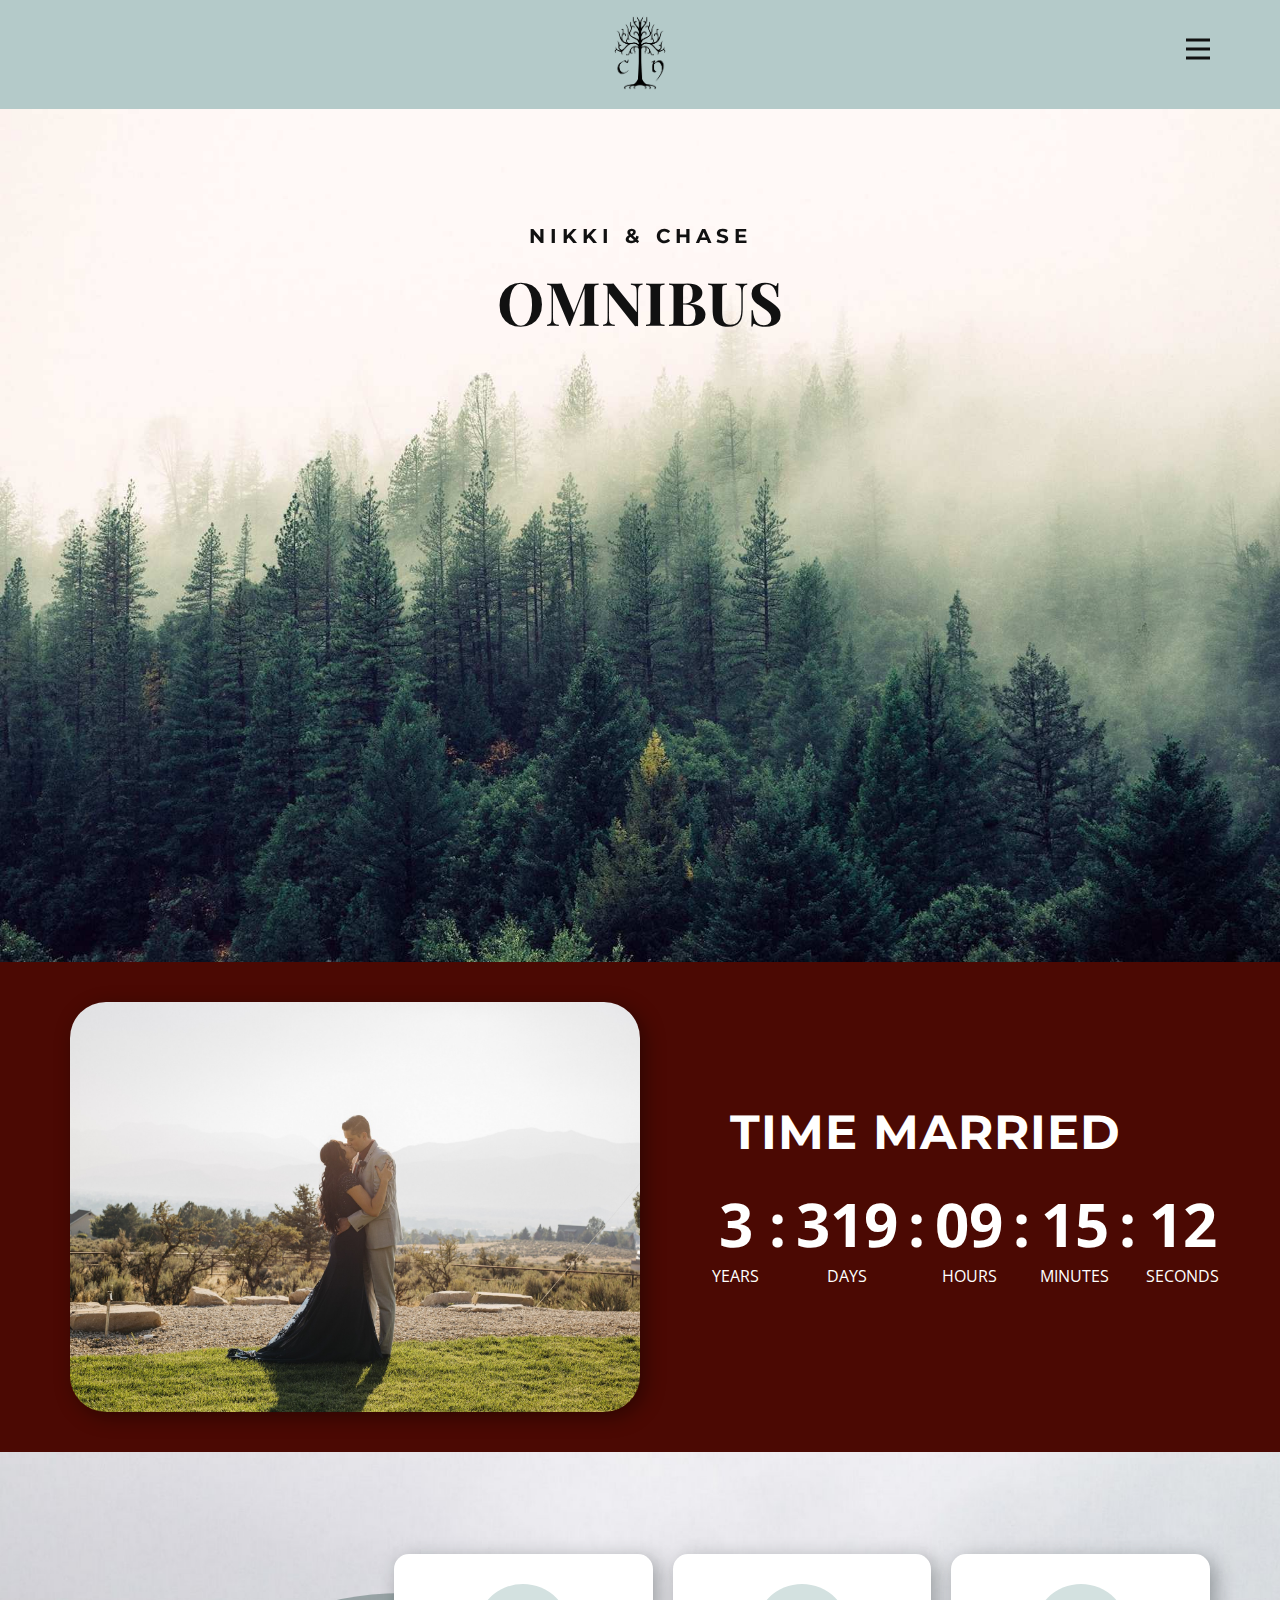
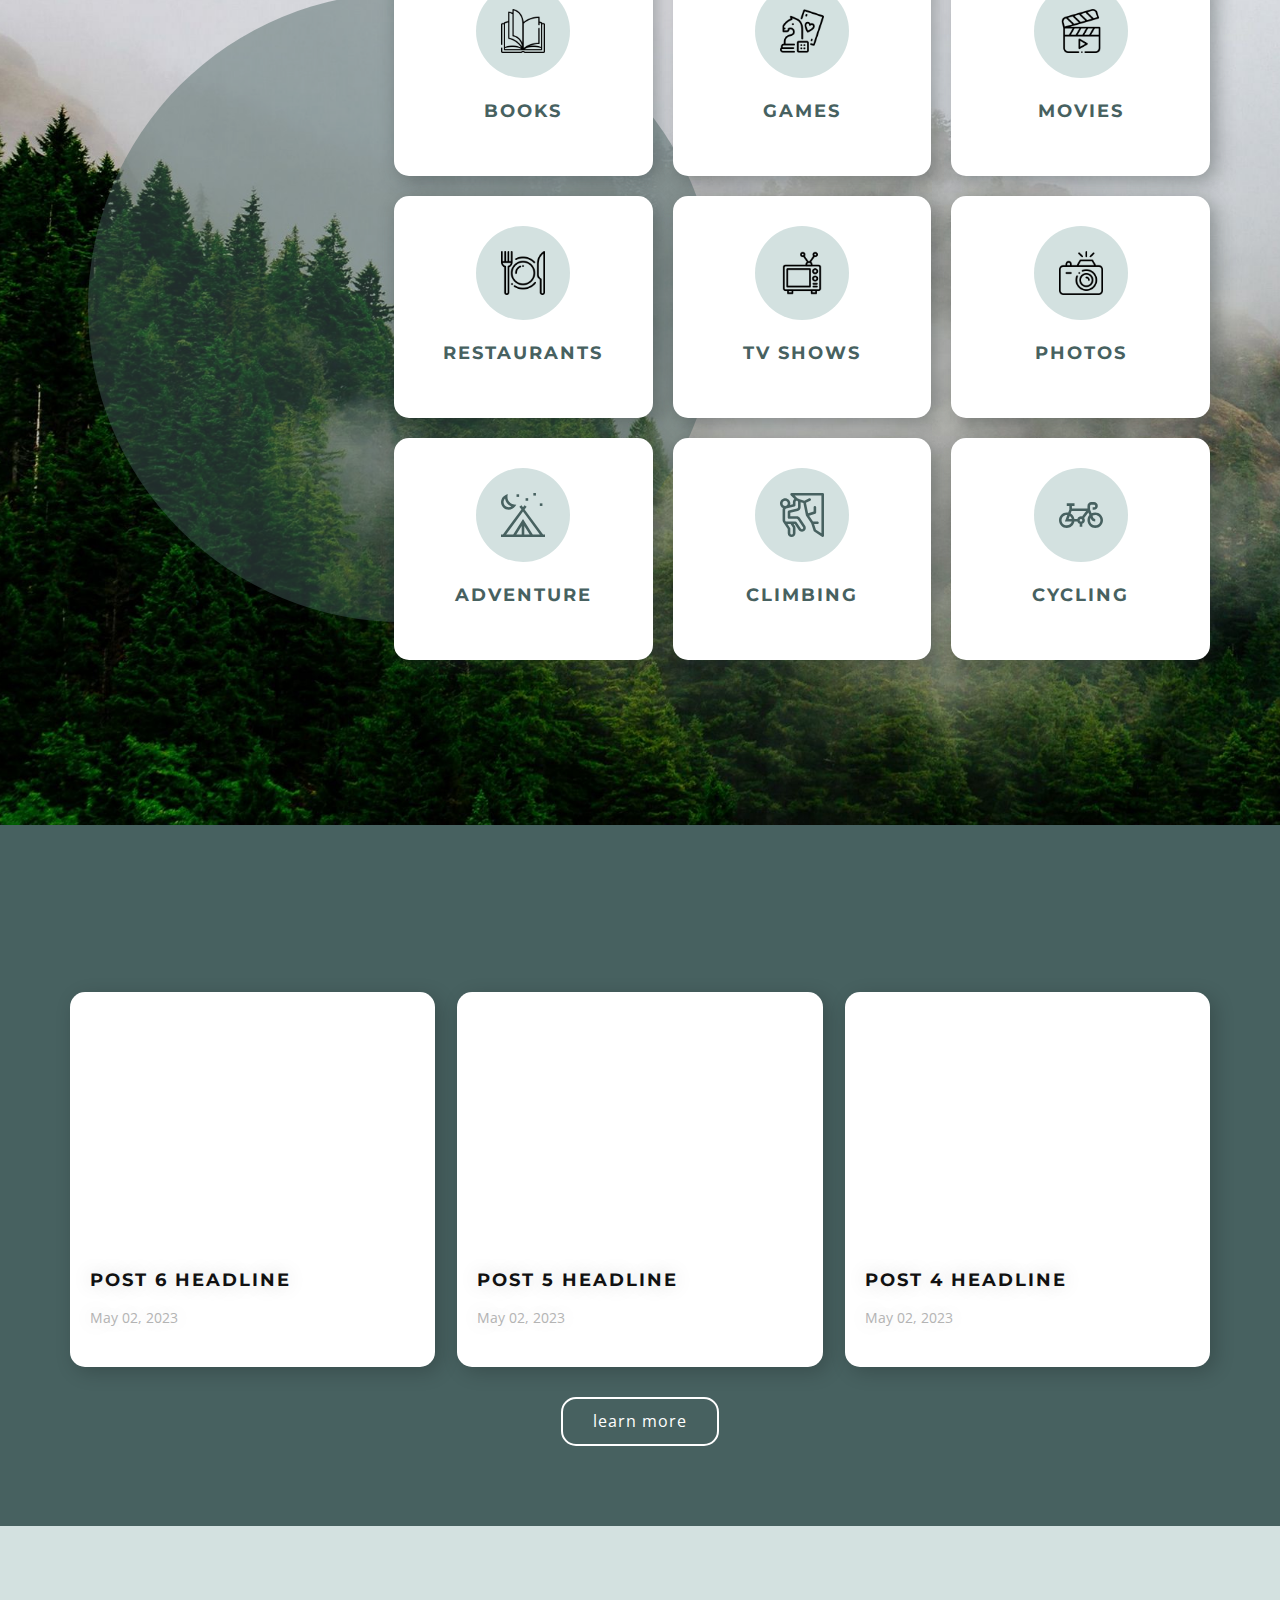
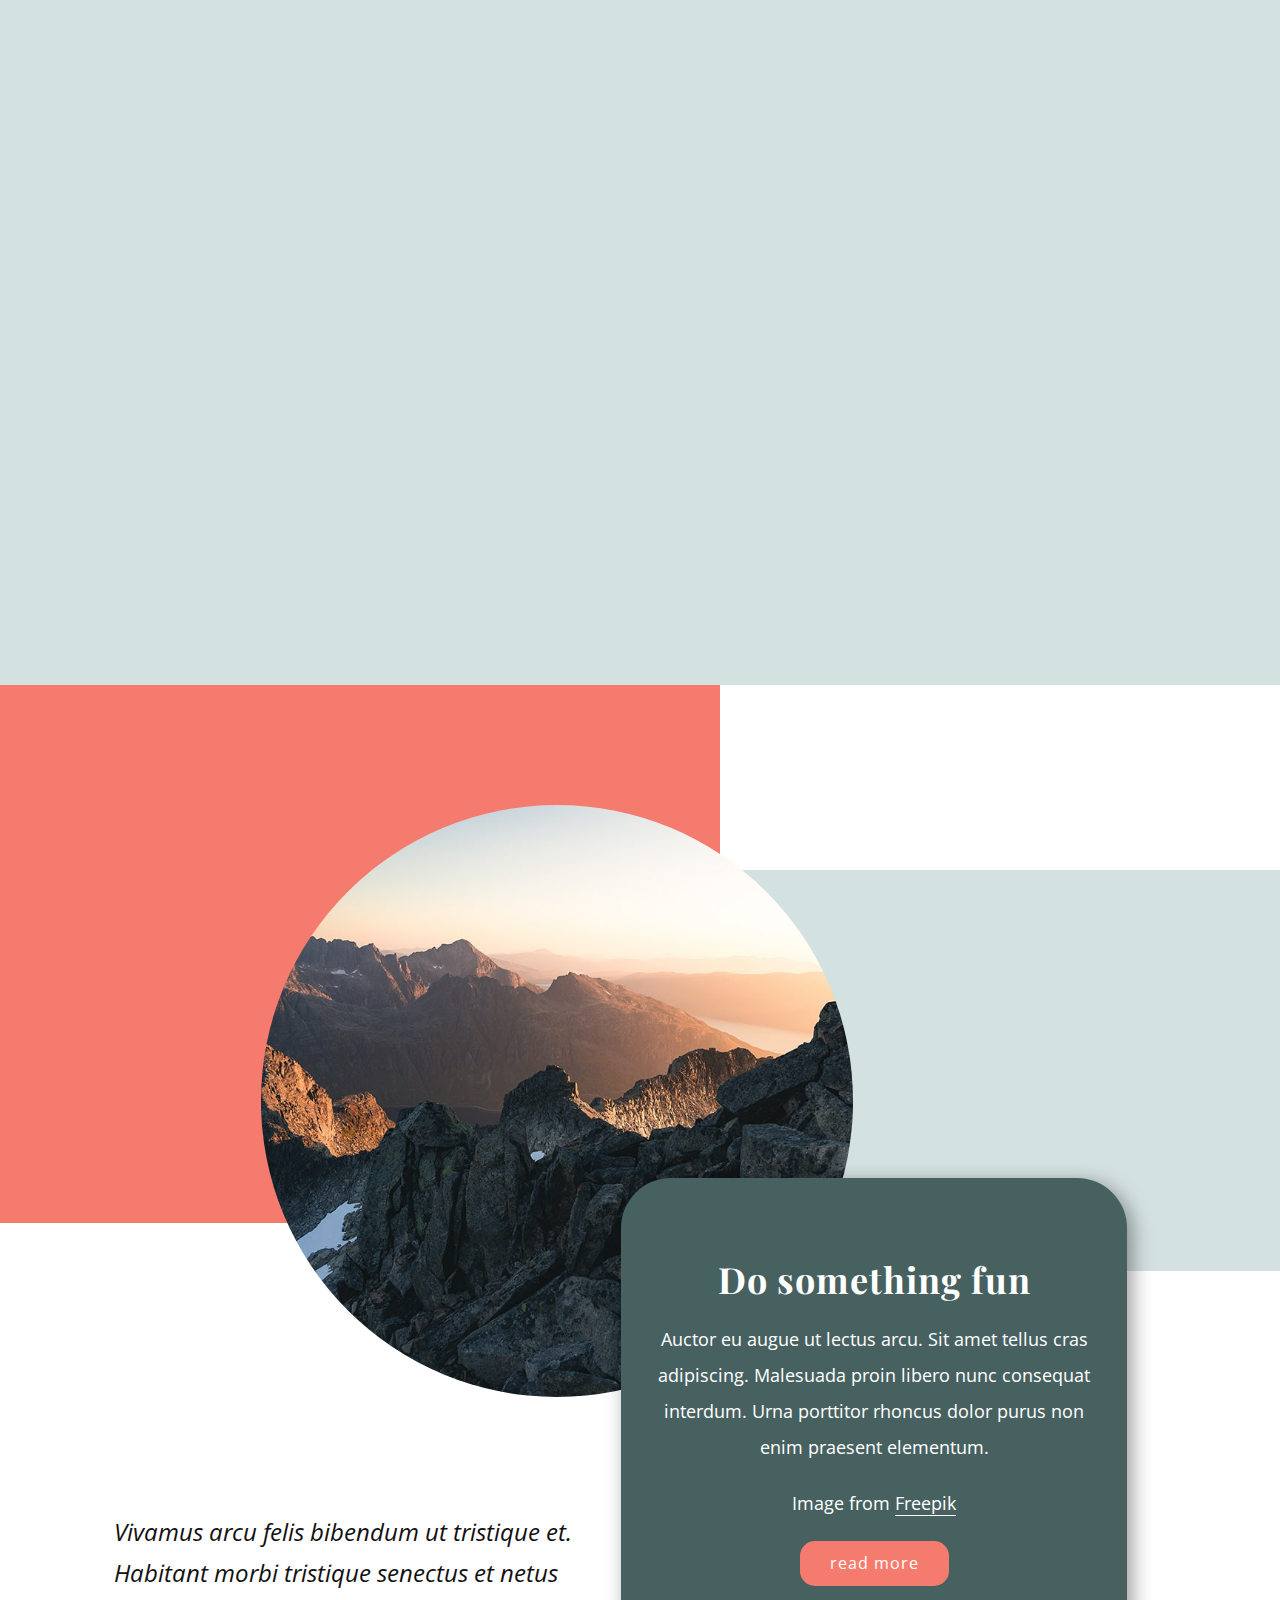
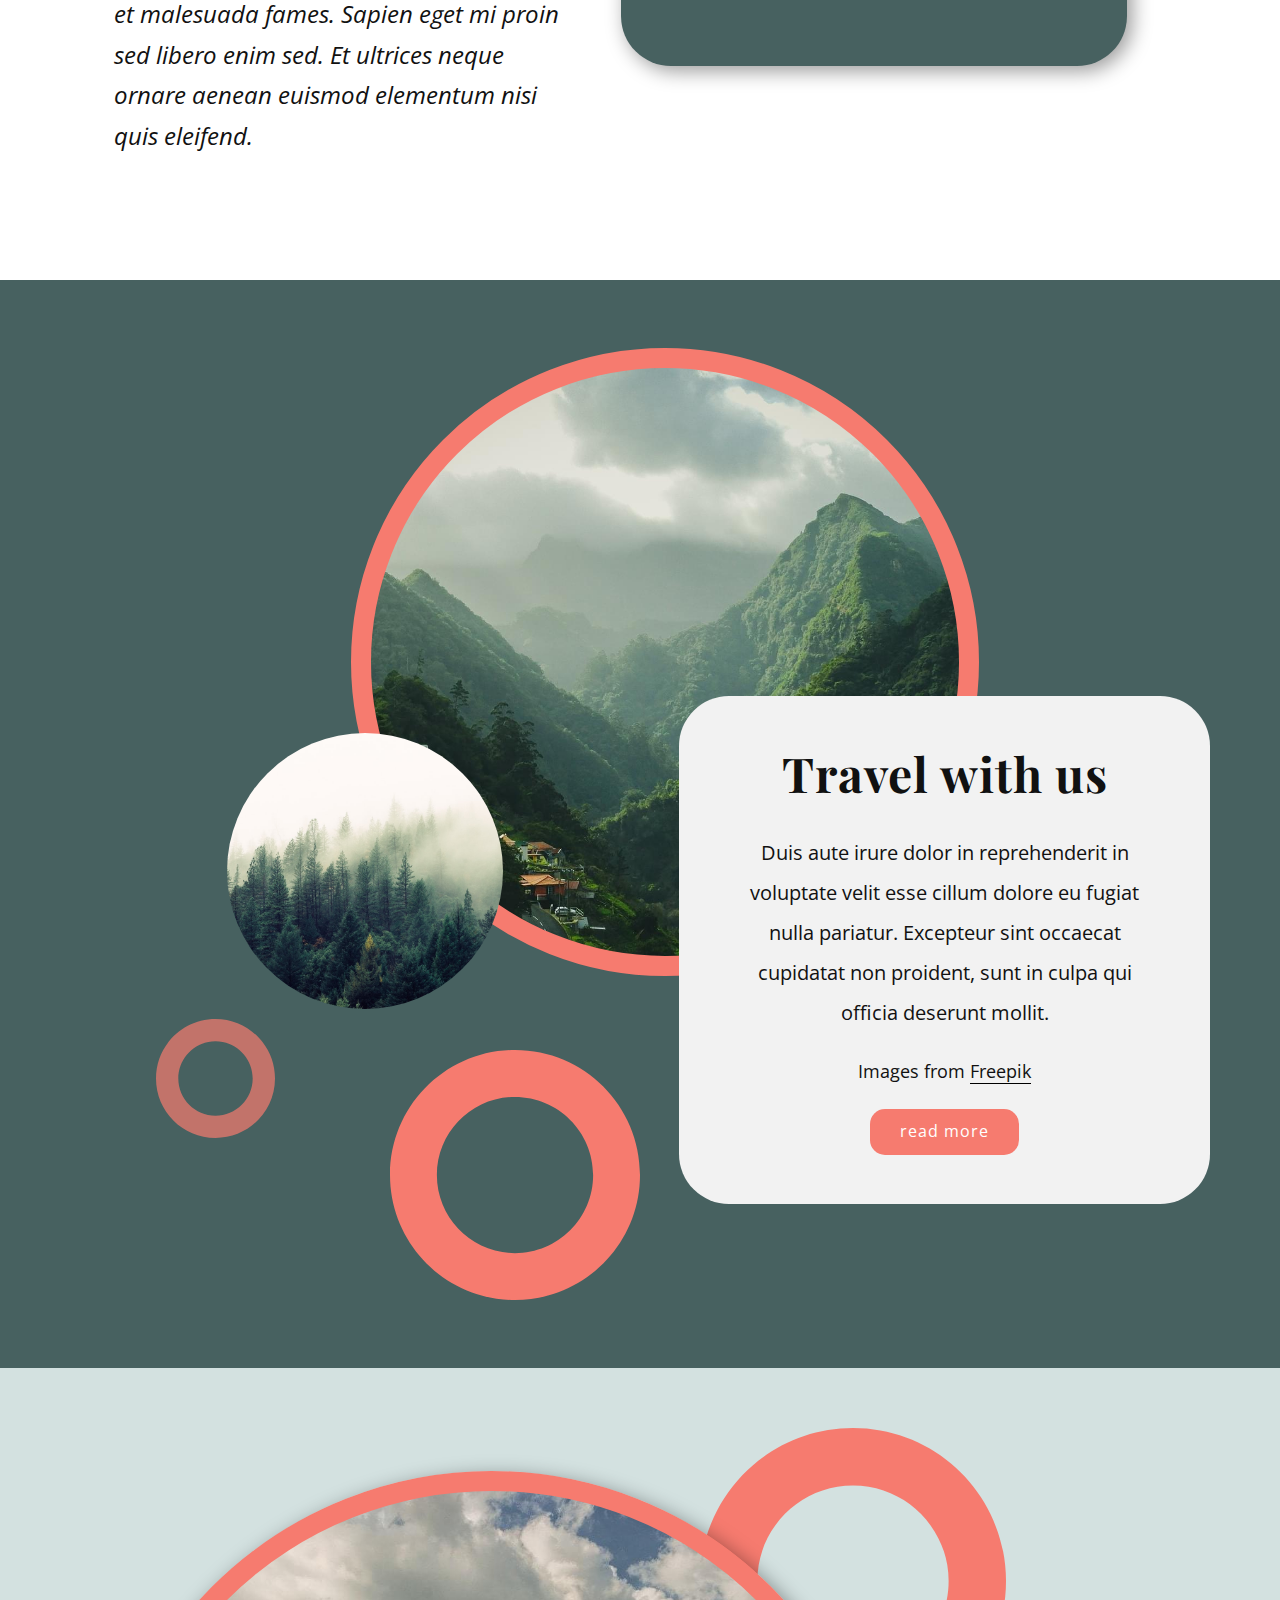
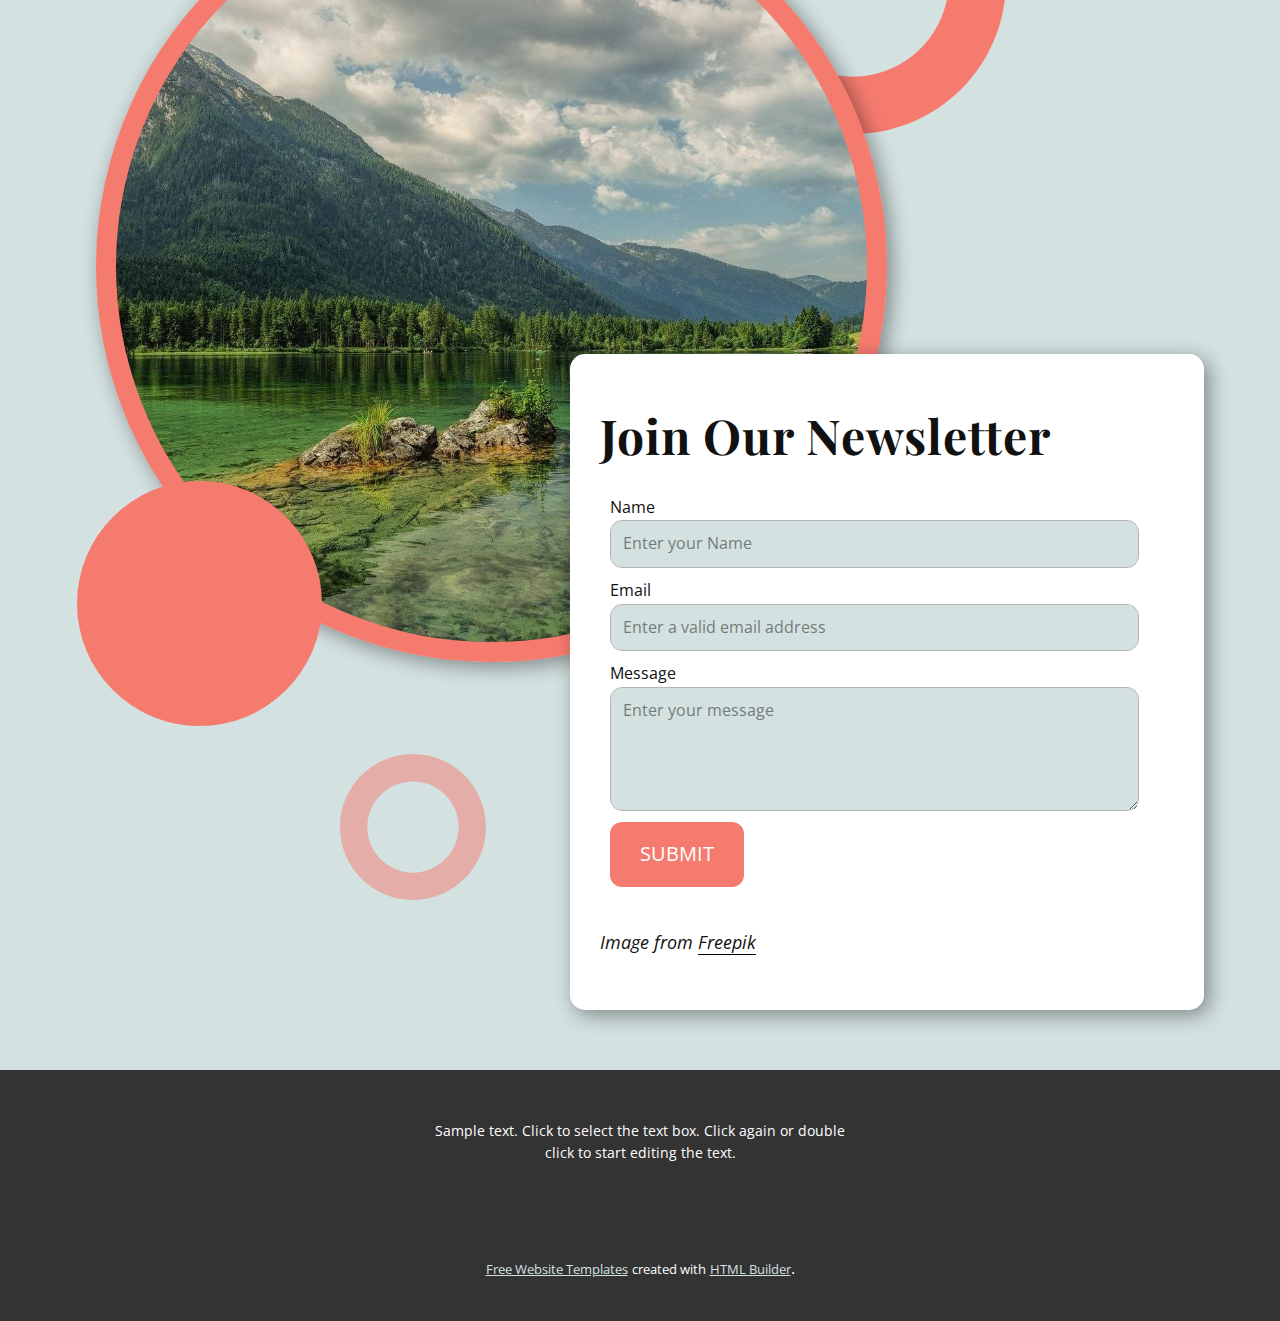
<file: index.html>
<!DOCTYPE html>
<html style="font-size: 16px;" lang="en"><head>
    <meta name="viewport" content="width=device-width, initial-scale=1.0">
    <meta charset="utf-8">
    <meta name="keywords" content="​and everything is perfect, Latest news, ​Travel with​ us, Do something fun, ​Travel with​ us, ​Working with a reputable travel agent takes the stress out of travel, ​Join Our Newsletter">
    <meta name="description" content="">
    <title>Home</title>
    <link rel="stylesheet" href="nicepage.css" media="screen">
<link rel="stylesheet" href="Home.css" media="screen">
    <script class="u-script" type="text/javascript" src="jquery.js" defer=""></script>
    <script class="u-script" type="text/javascript" src="nicepage.js" defer=""></script>
    <meta name="generator" content="Nicepage 5.9.6, nicepage.com">
    <meta name="referrer" content="origin">
    <link id="u-theme-google-font" rel="stylesheet" href="https://fonts.googleapis.com/css?family=Playfair+Display:400,400i,500,500i,600,600i,700,700i,800,800i,900,900i|Open+Sans:300,300i,400,400i,500,500i,600,600i,700,700i,800,800i">
    <link id="u-page-google-font" rel="stylesheet" href="https://fonts.googleapis.com/css?family=Montserrat:100,100i,200,200i,300,300i,400,400i,500,500i,600,600i,700,700i,800,800i,900,900i|Playfair+Display:400,400i,500,500i,600,600i,700,700i,800,800i,900,900i|Playfair+Display:400,400i,500,500i,600,600i,700,700i,800,800i,900,900i">
    
    
    
    
    
    
    
    
    
    <script type="application/ld+json">{
		"@context": "http://schema.org",
		"@type": "Organization",
		"name": "",
		"logo": "images/Tree_of_Gondor_Stars_CN-03_BG.png"
}</script>
    <meta name="theme-color" content="#476160">
    <meta property="og:title" content="Home">
    <meta property="og:type" content="website">
  <meta data-intl-tel-input-cdn-path="intlTelInput/"></head>
  <body data-home-page="Home.html" data-home-page-title="Home" class="u-body u-xl-mode" data-lang="en"><header class="u-clearfix u-header u-palette-1-light-1 u-header" id="sec-a7b1"><div class="u-clearfix u-sheet u-sheet-1">
        <a href="https://nicepage.com" class="u-align-center u-image u-logo u-image-1" data-image-width="1801" data-image-height="1720">
          <img src="images/Tree_of_Gondor_Stars_CN-03_BG.png" class="u-logo-image u-logo-image-1">
        </a>
        <nav class="u-menu u-menu-hamburger u-menu-open-right u-offcanvas u-menu-1" data-responsive-from="XL">
          <div class="menu-collapse" style="font-size: 1rem; letter-spacing: 0px; font-weight: 700;" wfd-invisible="true">
            <a class="u-button-style u-custom-border u-custom-border-color u-custom-borders u-custom-left-right-menu-spacing u-custom-padding-bottom u-custom-text-color u-custom-top-bottom-menu-spacing u-nav-link u-text-active-palette-1-base u-text-hover-palette-2-base" href="#">
              <svg class="u-svg-link" viewBox="0 0 24 24"><use xmlns:xlink="http://www.w3.org/1999/xlink" xlink:href="#menu-hamburger"></use></svg>
              <svg class="u-svg-content" version="1.1" id="menu-hamburger" viewBox="0 0 16 16" x="0px" y="0px" xmlns:xlink="http://www.w3.org/1999/xlink" xmlns="http://www.w3.org/2000/svg"><g><rect y="1" width="16" height="2"></rect><rect y="7" width="16" height="2"></rect><rect y="13" width="16" height="2"></rect>
</g></svg>
            </a>
          </div>
          <div class="u-custom-menu u-nav-container">
            <ul class="u-nav u-spacing-20 u-unstyled u-nav-1"><li class="u-nav-item"><a class="u-button-style u-nav-link u-text-active-palette-1-base u-text-grey-90 u-text-hover-palette-2-base" href="Home.html" style="padding: 10px;">Home</a>
</li><li class="u-nav-item"><a class="u-button-style u-nav-link u-text-active-palette-1-base u-text-grey-90 u-text-hover-palette-2-base" href="Games.html" style="padding: 10px;">Games</a>
</li><li class="u-nav-item"><a class="u-button-style u-nav-link u-text-active-palette-1-base u-text-grey-90 u-text-hover-palette-2-base" href="About.html" style="padding: 10px;">About</a>
</li><li class="u-nav-item"><a class="u-button-style u-nav-link u-text-active-palette-1-base u-text-grey-90 u-text-hover-palette-2-base" href="Photos.html" style="padding: 10px;">Photos</a>
</li></ul>
          </div>
          <div class="u-custom-menu u-nav-container-collapse" wfd-invisible="true">
            <div class="u-black u-container-style u-inner-container-layout u-opacity u-opacity-70 u-sidenav">
              <div class="u-inner-container-layout u-sidenav-overflow">
                <div class="u-menu-close"></div>
                <ul class="u-align-center u-nav u-popupmenu-items u-unstyled u-nav-2"><li class="u-nav-item"><a class="u-button-style u-nav-link" href="Home.html">Home</a>
</li><li class="u-nav-item"><a class="u-button-style u-nav-link" href="Games.html">Games</a>
</li><li class="u-nav-item"><a class="u-button-style u-nav-link" href="About.html">About</a>
</li><li class="u-nav-item"><a class="u-button-style u-nav-link" href="Photos.html">Photos</a>
</li></ul>
              </div>
            </div>
            <div class="u-black u-menu-overlay u-opacity u-opacity-45" wfd-invisible="true"></div>
          </div>
        </nav>
      </div></header>
    <section class="u-align-center u-clearfix u-image u-section-1" id="carousel_bb64">
      <div class="u-clearfix u-sheet u-sheet-1">
        <h3 class="u-align-center u-custom-font u-font-montserrat u-text u-text-1" data-animation-name="customAnimationIn" data-animation-duration="1750" data-animation-delay="500"> nikki &amp; chase</h3>
        <h1 class="u-custom-font u-font-playfair-display u-text u-text-default u-title u-text-2" data-animation-name="customAnimationIn" data-animation-duration="1750" data-animation-delay="0"> OMNIBUS</h1>
      </div>
    </section>
    <section class="u-clearfix u-container-align-center u-custom-color-1 u-section-2" id="carousel_8e17">
      <div class="u-clearfix u-sheet u-valign-middle u-sheet-1">
        <div class="u-clearfix u-expanded-width u-layout-wrap u-layout-wrap-1">
          <div class="u-layout">
            <div class="u-layout-row">
              <div class="u-container-style u-image u-layout-cell u-radius-36 u-size-30 u-image-1" data-image-width="5760" data-image-height="3840">
                <div class="u-container-layout u-container-layout-1">
                  <div class="u-expanded-width u-shape u-shape-1"></div>
                  <div class="u-expanded-width u-shape u-shape-2"></div>
                  <div class="u-expanded-width u-shape u-shape-3"></div>
                  <div class="u-expanded-width u-shape u-shape-4"></div>
                  <div class="u-expanded-width u-shape u-shape-5"></div>
                  <div class="u-expanded-width u-shape u-shape-6"></div>
                  <div class="u-expanded-width u-shape u-shape-7"></div>
                  <div class="u-expanded-width u-shape u-shape-8"></div>
                  <div class="u-expanded-width u-shape u-shape-9"></div>
                  <div class="u-expanded-width u-shape u-shape-10"></div>
                  <div class="u-expanded-width u-shape u-shape-11"></div>
                  <div class="u-expanded-width u-shape u-shape-12"></div>
                  <div class="u-expanded-width u-shape u-shape-13"></div>
                  <div class="u-expanded-width u-shape u-shape-14"></div>
                  <div class="u-expanded-width u-shape u-shape-15"></div>
                  <div class="u-expanded-width u-shape u-shape-16"></div>
                  <div class="u-expanded-width u-shape u-shape-17"></div>
                  <div class="u-expanded-width u-shape u-shape-18"></div>
                  <div class="u-expanded-width u-shape u-shape-19"></div>
                  <div class="u-expanded-width u-shape u-shape-20"></div>
                  <div class="u-expanded-width u-shape u-shape-21"></div>
                  <div class="u-expanded-width u-shape u-shape-22"></div>
                  <div class="u-expanded-width u-shape u-shape-23"></div>
                  <div class="u-expanded-width u-shape u-shape-24"></div>
                  <div class="u-expanded-width u-shape u-shape-25"></div>
                </div>
              </div>
              <div class="u-container-style u-layout-cell u-size-30 u-layout-cell-2">
                <div class="u-container-layout u-container-layout-2">
                  <h2 class="u-align-center u-custom-font u-font-montserrat u-text u-text-default u-text-1">TIME MARRIED</h2>
                  <div class="u-countdown u-countdown-1" data-timer-id="df2f" data-type="to-date" data-target-date="Sun, 11 Sep 2022 01:00:56 GMT" data-for="everyone" data-direction="up" data-time-left="750m" data-target-number="100" data-start-time="Tue May 02 2023 15:01:43 GMT-0600 (Mountain Daylight Time)" data-frequency="1s" data-after-count="none" data-redirect-url="https://">
                    <div class="u-countdown-wrapper u-spacing-20">
                      <div class="u-countdown-item u-countdown-years u-hidden u-spacing-10">
                        <div class="u-countdown-counter u-countdown-counter-1"><div class="u-countdown-number">0</div><div class="u-countdown-number u-hidden">0</div></div>
                        <div class="u-countdown-label u-countdown-label-1">Years</div>
                      </div>
                      <div class="u-countdown-separator u-hidden u-countdown-separator-1">:</div>
                      <div class="u-countdown-days u-countdown-item u-spacing-10">
                        <div class="u-countdown-counter u-countdown-counter-2"><div class="u-countdown-number">2</div><div class="u-countdown-number">3</div><div class="u-countdown-number">3</div></div>
                        <div class="u-countdown-label u-countdown-label-2">Days</div>
                      </div>
                      <div class="u-countdown-separator u-countdown-separator-2">:</div>
                      <div class="u-countdown-hours u-countdown-item u-spacing-10">
                        <div class="u-countdown-counter u-countdown-counter-3"><div class="u-countdown-number">1</div><div class="u-countdown-number">9</div></div>
                        <div class="u-countdown-label u-countdown-label-3">Hours</div>
                      </div>
                      <div class="u-countdown-separator u-countdown-separator-3">:</div>
                      <div class="u-countdown-item u-countdown-minutes u-spacing-10">
                        <div class="u-countdown-counter u-countdown-counter-4"><div class="u-countdown-number">3</div><div class="u-countdown-number">8</div></div>
                        <div class="u-countdown-label u-countdown-label-4">Minutes</div>
                      </div>
                      <div class="u-countdown-separator u-countdown-separator-4">:</div>
                      <div class="u-countdown-item u-countdown-seconds u-spacing-10">
                        <div class="u-countdown-counter u-countdown-counter-5"><div class="u-countdown-number">3</div><div class="u-countdown-number">4</div></div>
                        <div class="u-countdown-label u-countdown-label-5">Seconds</div>
                      </div>
                      <div class="u-countdown-separator u-hidden u-countdown-separator-5">:</div>
                      <div class="u-countdown-item u-countdown-numbers u-hidden u-spacing-10">
                        <div class="u-countdown-counter u-countdown-counter-6"><div class="u-countdown-number">0</div><div class="u-countdown-number">0</div></div>
                        <div class="u-countdown-label u-countdown-label-6">Items</div>
                      </div>
                    </div>
                    <div class="u-countdown-message u-hidden">
                      <p>Sorry, the time is up.</p>
                    </div>
                  </div>
                </div>
              </div>
            </div>
          </div>
        </div>
      </div>
    </section>
    <section class="u-clearfix u-image u-section-3" id="carousel_adab" data-image-width="1980" data-image-height="1320">
      <div class="u-clearfix u-sheet u-valign-middle-md u-valign-middle-sm u-sheet-1">
        <div class="u-opacity u-opacity-45 u-palette-1-base u-shape u-shape-circle u-shape-1"></div>
        <div class="u-list u-list-1">
          <div class="u-repeater u-repeater-1">
            <div class="u-align-center u-container-style u-list-item u-radius-15 u-repeater-item u-shape-round u-video-cover u-white u-list-item-1">
              <div class="u-container-layout u-similar-container u-valign-top u-container-layout-1"><span class="u-file-icon u-icon u-icon-circle u-palette-1-light-2 u-icon-1" data-href="#"><img src="images/2702134.png" alt=""></span>
                <h4 class="u-text u-text-1">BOOKS</h4>
              </div>
            </div>
            <div class="u-align-center u-container-style u-list-item u-radius-15 u-repeater-item u-shape-round u-video-cover u-white u-list-item-2">
              <div class="u-container-layout u-similar-container u-valign-top u-container-layout-2"><span class="u-file-icon u-icon u-icon-circle u-palette-1-light-2 u-icon-2" data-href="Games.html" data-target="_blank"><img src="images/103236.png" alt=""></span>
                <h4 class="u-text u-text-2">GAMES</h4>
              </div>
            </div>
            <div class="u-align-center u-container-style u-list-item u-radius-15 u-repeater-item u-shape-round u-video-cover u-white u-list-item-3">
              <div class="u-container-layout u-similar-container u-valign-top u-container-layout-3"><span class="u-file-icon u-icon u-icon-circle u-palette-1-light-2 u-icon-3"><img src="images/1179120.png" alt=""></span>
                <h4 class="u-text u-text-3">MOVIES<br>
                </h4>
              </div>
            </div>
            <div class="u-align-center u-container-style u-list-item u-radius-15 u-repeater-item u-shape-round u-video-cover u-white u-list-item-4">
              <div class="u-container-layout u-similar-container u-valign-top u-container-layout-4"><span class="u-file-icon u-icon u-icon-circle u-palette-1-light-2 u-icon-4"><img src="images/562678.png" alt=""></span>
                <h4 class="u-text u-text-4">RESTAURANTS</h4>
              </div>
            </div>
            <div class="u-align-center u-container-style u-list-item u-radius-15 u-repeater-item u-shape-round u-video-cover u-white u-list-item-5">
              <div class="u-container-layout u-similar-container u-valign-top u-container-layout-5"><span class="u-file-icon u-icon u-icon-circle u-palette-1-light-2 u-icon-5"><img src="images/10211996.png" alt=""></span>
                <h4 class="u-text u-text-5">TV SHOWS</h4>
              </div>
            </div>
            <div class="u-align-center u-container-style u-list-item u-radius-15 u-repeater-item u-shape-round u-video-cover u-white u-list-item-6">
              <div class="u-container-layout u-similar-container u-valign-top u-container-layout-6"><span class="u-file-icon u-icon u-icon-circle u-palette-1-light-2 u-icon-6" data-href="Photos.html"><img src="images/3004613.png" alt=""></span>
                <h4 class="u-text u-text-6">PHOTOS </h4>
              </div>
            </div>
            <div class="u-align-center u-container-style u-list-item u-radius-15 u-repeater-item u-shape-round u-video-cover u-white u-list-item-7">
              <div class="u-container-layout u-similar-container u-valign-top u-container-layout-7"><span class="u-icon u-icon-circle u-palette-1-light-2 u-text-palette-1-base u-icon-7"><svg class="u-svg-link" preserveAspectRatio="xMidYMin slice" viewBox="0 0 510 510" style=""><use xmlns:xlink="http://www.w3.org/1999/xlink" xlink:href="#svg-0a05"></use></svg><svg class="u-svg-content" viewBox="0 0 510 510" id="svg-0a05"><g><path d="m375 0h30v30h-30z"></path><path d="m450 120h30v30h-30z"></path><path d="m285 60h30v30h-30z"></path><path d="m180 15h30v30h-30z"></path><path d="m90 195c28.704 0 55.933-13.89 72.837-37.156l14.746-20.295-24.857-3.385c-46.641-6.352-81.449-48.575-77.398-96.821l2.095-24.923-22.973 9.888c-33.077 14.237-54.45 46.696-54.45 82.692 0 49.626 40.374 90 90 90zm-43.537-131.3c6.685 42.453 35.401 77.388 74.207 92.826-9.178 5.463-19.766 8.474-30.67 8.474-33.084 0-60-26.916-60-60 0-15.685 6.087-30.362 16.463-41.3z"></path><path d="m487.565 480-213.913-289.412 23.41-31.672-24.125-17.832-17.937 24.268-17.938-24.268-24.125 17.832 23.41 31.672-213.912 289.412h-22.435v30h510v-30zm-232.565-264.176 195.261 264.176h-82.026l-113.235-177.94-113.234 177.94h-82.027zm-15 264.176h-62.675l62.675-98.489zm30-98.489 62.675 98.489h-62.675z"></path>
</g></svg></span>
                <h4 class="u-text u-text-7">Adventure</h4>
              </div>
            </div>
            <div class="u-align-center u-container-style u-list-item u-radius-15 u-repeater-item u-shape-round u-video-cover u-white u-list-item-8">
              <div class="u-container-layout u-similar-container u-valign-top u-container-layout-8"><span class="u-icon u-icon-circle u-palette-1-light-2 u-text-palette-1-base u-icon-8"><svg class="u-svg-link" preserveAspectRatio="xMidYMin slice" viewBox="0 0 512 512" style=""><use xmlns:xlink="http://www.w3.org/1999/xlink" xlink:href="#svg-77ff"></use></svg><svg class="u-svg-content" viewBox="0 0 512 512" x="0px" y="0px" id="svg-77ff" style="enable-background:new 0 0 512 512;"><g><g><path d="M497,0H135c-6.044,0-11.498,3.628-13.834,9.203c-2.337,5.575-1.099,12.007,3.14,16.316l43.741,44.47    C157.097,78.204,150,91.289,150,106v24.865l-32.782,8.194C119.021,133.357,120,127.291,120,121c0-33.084-26.916-60-60-60    S0,87.916,0,121c0,24.139,14.336,44.98,34.935,54.493C31.768,181.684,30,188.668,30,196v120c0,0.01,0.001,0.019,0.001,0.028    c0,8.822,2.632,17.542,7.558,24.933L90,419.624V467c0,24.813,20.187,45,45,45s45-20.187,45-45v-61    c0-8.913-2.613-17.544-7.559-24.961L159.082,361h11.836l46.644,69.966c13.815,20.706,41.794,26.232,62.396,12.478    c20.646-13.756,26.246-41.75,12.483-62.405l-60-90C224.076,278.491,210.08,271,195,271h-75v-39.865l85.922-21.477    C225.986,204.636,240,186.683,240,166v-59.189l32.06,10.687l29.251,141.538c0.401,1.934,1.207,3.788,2.209,5.285l58.886,88.329    l29.364,88.094c1.051,3.152,3.118,5.866,5.878,7.716l91,61c4.576,3.067,10.499,3.396,15.414,0.774    C508.948,507.627,512,502.539,512,497V15C512,6.716,505.284,0,497,0z M30,121c0-16.542,13.458-30,30-30s30,13.458,30,30    s-13.458,30-30,30S30,137.542,30,121z M150,467c0,8.271-6.729,15-15,15s-15-6.729-15-15v-51.918c0-2.961-0.877-5.856-2.52-8.32    L86.973,361h36.054l24.453,36.68c1.648,2.473,2.52,5.35,2.52,8.32V467z M210,166c0,6.896-4.672,12.881-11.357,14.554    l-97.28,24.316C94.685,206.54,90,212.54,90,219.423V286c0,8.284,6.716,15,15,15h90c5.026,0,9.691,2.497,12.48,6.68l59.998,89.997    c4.588,6.886,2.724,16.218-4.167,20.809c-6.88,4.592-16.2,2.715-20.792-4.166l-51.094-76.641c-2.781-4.173-7.465-6.68-12.48-6.68    H75c-8.308,0-15-6.78-15-15V196c0-6.896,4.672-12.881,11.357-14.554l97.281-24.317C175.315,155.46,180,149.46,180,142.577V106    c0-8.271,6.729-15,15-15s15,6.729,15,15V166z M482,468.887l-63.391-42.493L396.812,361H436c8.284,0,15-6.716,15-15    s-6.716-15-15-15h-51.973l-44.653-66.98l71.369-23.79C416.868,238.188,421,232.457,421,226v-60c0-8.284-6.716-15-15-15    s-15,6.716-15,15v49.188l-63.728,21.243L302.04,114.336l50.58-24.876c7.434-3.656,10.496-12.646,6.84-20.08    c-3.655-7.435-12.647-10.495-20.08-6.841l-55.477,27.284l-64.171-21.391c-5.307-3.506-11.392-5.924-17.941-6.919L170.794,30H482    V468.887z"></path>
</g>
</g></svg></span>
                <h4 class="u-text u-text-8">Climbing</h4>
              </div>
            </div>
            <div class="u-align-center u-container-style u-list-item u-radius-15 u-repeater-item u-shape-round u-video-cover u-white u-list-item-9">
              <div class="u-container-layout u-similar-container u-valign-top u-container-layout-9"><span class="u-icon u-icon-circle u-palette-1-light-2 u-text-palette-1-base u-icon-9"><svg class="u-svg-link" preserveAspectRatio="xMidYMin slice" viewBox="0 0 510 510" style=""><use xmlns:xlink="http://www.w3.org/1999/xlink" xlink:href="#svg-d62c"></use></svg><svg class="u-svg-content" viewBox="0 0 510 510" id="svg-d62c"><path d="m420 225c-15.574 0-30.236 3.979-43.027 10.97l-16.973-43.771v-42.199c0-8.271 6.728-15 15-15h30c8.272 0 15 6.729 15 15s-6.728 15-15 15h-15v30h15c24.814 0 45-20.187 45-45s-20.186-45-45-45h-30c-24.814 0-45 20.187-45 45v30h-180v-30h30v-30h-90v30h30v42.281l-12.885 34.358c-55.703-10.77-107.115 32.125-107.115 88.361 0 49.626 40.374 90 90 90 44.516 0 81.58-32.489 88.743-75h33.837c4.527 12.764 14.656 22.893 27.42 27.42v32.58h30v-32.58c17.459-6.192 30-22.865 30-42.42 0-9.705-3.098-18.694-8.343-26.052l48.991-63.69 11.78 30.363c-13.951 15.859-22.428 36.647-22.428 59.379 0 49.626 40.374 90 90 90s90-40.374 90-90-40.374-90-90-90zm-274.605-15h169.143l-47.436 61.667c-23.035-6.442-46.697 6.275-54.521 28.333h-33.837c-4.514-26.789-20.901-49.596-43.548-62.803zm-20.965 55.906c11.504 8.092 20.059 20.105 23.672 34.094h-36.457zm-34.43 109.094c-33.084 0-60-26.916-60-60 0-35.332 30.656-63.433 66.354-59.661l-27.999 74.661h79.746c-6.677 25.849-30.195 45-58.101 45zm165-45c-8.271 0-15-6.729-15-15s6.729-15 15-15c8.272 0 15 6.729 15 15s-6.728 15-15 15zm165 45c-33.084 0-60-26.916-60-60 0-9.053 2.027-17.638 5.633-25.342l.774 1.996c7.825 22.954 29.313 38.346 53.593 38.346v-30c-11.478 0-21.627-7.316-25.257-18.205l-6.781-17.487c9.277-5.884 20.263-9.308 32.038-9.308 33.084 0 60 26.916 60 60s-26.916 60-60 60z"></path></svg></span>
                <h4 class="u-text u-text-9">cycling</h4>
              </div>
            </div>
          </div>
        </div>
      </div>
    </section>
    <section class="u-align-center u-clearfix u-palette-1-base u-section-4" id="carousel_be38">
      <div class="u-clearfix u-sheet u-valign-middle u-sheet-1">
        <h2 class="u-text u-text-default u-text-1" data-animation-name="customAnimationIn" data-animation-duration="1750" data-animation-delay="500">GAMES</h2><!--blog--><!--blog_options_json--><!--{"type":"Recent","source":"","tags":"","count":""}--><!--/blog_options_json-->
        <div class="u-blog u-expanded-width u-blog-1">
          <div class="u-repeater u-repeater-1"><!--blog_post-->
            <div class="u-align-left u-blog-post u-container-style u-radius-15 u-repeater-item u-shape-round u-video-cover u-white u-repeater-item-1">
              <div class="u-container-layout u-similar-container u-valign-top-sm u-valign-top-xs u-container-layout-1">
                <a class="u-post-header-link" href="blog/post-5.html"><!--blog_post_image-->
                  <img alt="" class="u-blog-control u-expanded-width-xs u-image u-image-default u-image-1" src="images/viticulture.jpg" data-image-width="567" data-image-height="696" data-animation-name="customAnimationIn" data-animation-duration="1750" data-animation-delay="500"><!--/blog_post_image-->
                </a><!--blog_post_header-->
                <h4 class="u-blog-control u-text u-text-body-color u-text-2">
                  <a class="u-post-header-link" href="blog/post-5.html">Post 6 Headline</a>
                </h4><!--/blog_post_header--><!--blog_post_metadata-->
                <div class="u-blog-control u-metadata u-text-grey-30 u-metadata-1"><!--blog_post_metadata_date-->
                  <span class="u-meta-date u-meta-icon">May 02, 2023</span><!--/blog_post_metadata_date--><!--blog_post_metadata_comments-->
                  <!--/blog_post_metadata_comments-->
                </div><!--/blog_post_metadata-->
              </div>
            </div><div class="u-align-left u-blog-post u-container-style u-radius-15 u-repeater-item u-shape-round u-video-cover u-white u-repeater-item-2">
              <div class="u-container-layout u-similar-container u-valign-top-sm u-valign-top-xs u-container-layout-2">
                <a class="u-post-header-link" href="blog/post-4.html"><!--blog_post_image-->
                  <img alt="" class="u-blog-control u-expanded-width-xs u-image u-image-default u-image-2" src="images/68f64b9d.jpeg" data-image-width="567" data-image-height="696" data-animation-name="customAnimationIn" data-animation-duration="1750" data-animation-delay="500"><!--/blog_post_image-->
                </a><!--blog_post_header-->
                <h4 class="u-blog-control u-text u-text-body-color u-text-3">
                  <a class="u-post-header-link" href="blog/post-4.html">Post 5 Headline</a>
                </h4><!--/blog_post_header--><!--blog_post_metadata-->
                <div class="u-blog-control u-metadata u-text-grey-30 u-metadata-2"><!--blog_post_metadata_date-->
                  <span class="u-meta-date u-meta-icon">May 02, 2023</span><!--/blog_post_metadata_date--><!--blog_post_metadata_comments-->
                  <!--/blog_post_metadata_comments-->
                </div><!--/blog_post_metadata-->
              </div>
            </div><div class="u-align-left u-blog-post u-container-style u-radius-15 u-repeater-item u-shape-round u-video-cover u-white u-repeater-item-3">
              <div class="u-container-layout u-similar-container u-valign-top-sm u-valign-top-xs u-container-layout-3">
                <a class="u-post-header-link" href="blog/post-3.html"><!--blog_post_image-->
                  <img alt="" class="u-blog-control u-expanded-width-xs u-image u-image-default u-image-3" src="images/0fd3416c.jpeg" data-animation-name="customAnimationIn" data-animation-duration="1750" data-animation-delay="500"><!--/blog_post_image-->
                </a><!--blog_post_header-->
                <h4 class="u-blog-control u-text u-text-body-color u-text-4">
                  <a class="u-post-header-link" href="blog/post-3.html">Post 4 Headline</a>
                </h4><!--/blog_post_header--><!--blog_post_metadata-->
                <div class="u-blog-control u-metadata u-text-grey-30 u-metadata-3"><!--blog_post_metadata_date-->
                  <span class="u-meta-date u-meta-icon">May 02, 2023</span><!--/blog_post_metadata_date--><!--blog_post_metadata_comments-->
                  <!--/blog_post_metadata_comments-->
                </div><!--/blog_post_metadata-->
              </div>
            </div><!--/blog_post--><!--blog_post-->
            <!--/blog_post--><!--blog_post-->
            <!--/blog_post-->
          </div>
        </div><!--/blog-->
        <a href="https://nicepage.me" class="u-active-white u-border-2 u-border-active-white u-border-hover-white u-border-white u-btn u-btn-round u-button-style u-hover-white u-none u-radius-15 u-text-active-palette-4-base u-text-body-alt-color u-text-hover-palette-4-base u-btn-1">learn more</a>
      </div>
    </section>
    <section class="u-clearfix u-palette-1-light-2 u-section-5" id="carousel_168a">
      <div class="u-clearfix u-sheet u-valign-middle u-sheet-1">
        <div class="u-align-left u-container-style u-group u-radius-50 u-shape-round u-white u-group-1" data-animation-name="customAnimationIn" data-animation-duration="1750" data-animation-delay="500">
          <div class="u-container-layout u-valign-middle u-container-layout-1">
            <h2 class="u-text u-text-default u-text-1"> Travel with<span style="font-size: 1.875rem;"></span> us
            </h2>
            <p class="u-text u-text-default u-text-2"> Duis aute irure dolor in reprehenderit in voluptate velit esse cillum dolore eu fugiat nulla pariatur. Excepteur sint occaecat cupidatat non proident, sunt in culpa qui officia deserunt mollit anim id est laborum.</p>
            <a href="https://nicepage.studio" class="u-active-palette-4-light-1 u-btn u-btn-round u-button-style u-hover-palette-4-light-1 u-palette-4-base u-radius-15 u-btn-1">learn more</a>
          </div>
        </div>
        <div alt="" class="u-image u-image-circle u-image-1" data-image-width="1470" data-image-height="980" data-animation-name="customAnimationIn" data-animation-duration="1750" data-animation-delay="500"></div>
        <div class="u-palette-4-base u-shape u-shape-circle u-shape-1" data-animation-name="fadeIn" data-animation-duration="1000" data-animation-direction="Left"></div>
      </div>
    </section>
    <section class="u-clearfix u-section-6" id="carousel_adeb">
      <div class="u-palette-1-light-2 u-shape u-shape-rectangle u-shape-1"></div>
      <div class="u-palette-4-base u-shape u-shape-rectangle u-shape-2"></div>
      <div alt="" class="u-image u-image-circle u-image-1"></div>
      <div class="u-container-style u-group u-palette-1-base u-radius-50 u-shape-round u-group-1">
        <div class="u-container-layout u-valign-middle-lg u-valign-middle-md u-valign-middle-sm u-valign-middle-xl u-container-layout-1">
          <h2 class="u-align-center u-text u-text-body-alt-color u-text-1">Do something fun</h2>
          <p class="u-align-center u-text u-text-2">Auctor eu augue ut lectus arcu. Sit amet tellus cras adipiscing. Malesuada proin libero nunc consequat interdum. Urna porttitor rhoncus dolor purus non enim praesent elementum. </p>
          <p class="u-align-center u-text u-text-3">Image from <a href="https://freepik.com/photos/nature" class="u-active-none u-border-1 u-border-no-left u-border-no-right u-border-no-top u-border-white u-btn u-button-link u-button-style u-hover-none u-none u-text-body-alt-color u-btn-1">Freepik</a>
          </p>
          <a href="https://nicepage.com/wordpress-website-builder" class="u-active-palette-4-light-1 u-border-none u-btn u-btn-round u-button-style u-hover-palette-4-light-1 u-palette-4-base u-radius-15 u-btn-2">read more</a>
        </div>
      </div>
      <div class="u-container-style u-group u-group-2">
        <div class="u-container-layout u-valign-middle u-container-layout-2">
          <p class="u-text u-text-4">Vivamus arcu felis bibendum ut tristique et. Habitant morbi tristique senectus et netus et malesuada fames. Sapien eget mi proin sed libero enim sed. Et ultrices neque ornare aenean euismod elementum nisi quis eleifend.&nbsp;</p>
        </div>
      </div>
    </section>
    <section class="u-clearfix u-palette-1-base u-section-7" id="carousel_33e7">
      <div class="u-clearfix u-sheet u-valign-middle u-sheet-1">
        <div class="u-border-20 u-border-palette-4-base u-image u-image-circle u-image-1" data-image-width="1513" data-image-height="1080"></div>
        <div class="u-align-center u-container-style u-expanded-width-md u-expanded-width-sm u-expanded-width-xs u-grey-5 u-group u-radius-50 u-shape-round u-group-1">
          <div class="u-container-layout u-valign-middle u-container-layout-1">
            <h2 class="u-text u-text-body-color u-text-default u-text-1"> Travel with​ us</h2>
            <p class="u-text u-text-2">Duis aute irure dolor in reprehenderit in voluptate velit esse cillum dolore eu fugiat nulla pariatur. Excepteur sint occaecat cupidatat non proident, sunt in culpa qui officia deserunt mollit.</p>
            <p class="u-text u-text-3">Images from <a href="https://www.freepik.com/photos/background" class="u-border-1 u-border-active-palette-4-base u-border-black u-border-hover-palette-4-base u-border-no-left u-border-no-right u-border-no-top u-btn u-button-link u-button-style u-none u-text-body-color u-btn-1">Freepik</a>
            </p>
            <a href="https://nicepage.com/c/team-html-templates" class="u-active-palette-4-light-1 u-border-none u-btn u-btn-round u-button-style u-hover-palette-4-light-1 u-palette-4-base u-radius-15 u-btn-2">read more</a>
          </div>
        </div>
        <div class="u-image u-image-circle u-image-2" data-image-width="1170" data-image-height="780"></div>
        <div class="u-opacity u-opacity-70 u-shape u-shape-svg u-text-palette-4-base u-shape-1">
          <svg class="u-svg-link" preserveAspectRatio="none" viewBox="0 0 160 160" style=""><use xmlns:xlink="http://www.w3.org/1999/xlink" xlink:href="#svg-1186"></use></svg>
          <svg xmlns="http://www.w3.org/2000/svg" xmlns:xlink="http://www.w3.org/1999/xlink" version="1.1" xml:space="preserve" class="u-svg-content" viewBox="0 0 160 160" x="0px" y="0px" id="svg-1186" style="enable-background:new 0 0 160 160;"><path d="M80,30c27.6,0,50,22.4,50,50s-22.4,50-50,50s-50-22.4-50-50S52.4,30,80,30 M80,0C35.8,0,0,35.8,0,80s35.8,80,80,80
	s80-35.8,80-80S124.2,0,80,0L80,0z"></path></svg>
        </div>
        <div class="u-shape u-shape-svg u-text-palette-4-base u-shape-2">
          <svg class="u-svg-link" preserveAspectRatio="none" viewBox="0 0 160 160" style=""><use xmlns:xlink="http://www.w3.org/1999/xlink" xlink:href="#svg-525f"></use></svg>
          <svg class="u-svg-content" viewBox="0 0 160 160" x="0px" y="0px" id="svg-525f" style="enable-background:new 0 0 160 160;"><path d="M80,30c27.6,0,50,22.4,50,50s-22.4,50-50,50s-50-22.4-50-50S52.4,30,80,30 M80,0C35.8,0,0,35.8,0,80s35.8,80,80,80
	s80-35.8,80-80S124.2,0,80,0L80,0z"></path></svg>
        </div>
      </div>
    </section>
    <section class="u-align-center u-clearfix u-palette-1-light-2 u-section-8" id="sec-3559">
      <div class="u-clearfix u-sheet u-valign-middle u-sheet-1">
        <div class="u-shape u-shape-svg u-text-palette-4-base u-shape-1">
          <svg class="u-svg-link" preserveAspectRatio="none" viewBox="0 0 160 160" style=""><use xmlns:xlink="http://www.w3.org/1999/xlink" xlink:href="#svg-e858"></use></svg>
          <svg class="u-svg-content" viewBox="0 0 160 160" x="0px" y="0px" id="svg-e858" style="enable-background:new 0 0 160 160;"><path d="M80,30c27.6,0,50,22.4,50,50s-22.4,50-50,50s-50-22.4-50-50S52.4,30,80,30 M80,0C35.8,0,0,35.8,0,80s35.8,80,80,80
	s80-35.8,80-80S124.2,0,80,0L80,0z"></path></svg>
        </div>
        <div class="u-border-20 u-border-palette-4-base u-image u-image-circle u-image-1" data-image-width="1080" data-image-height="1080"></div>
        <div class="u-palette-4-base u-shape u-shape-circle u-shape-2"></div>
        <div class="u-align-left u-container-style u-expanded-width-xs u-group u-radius-15 u-shape-round u-white u-group-1">
          <div class="u-container-layout u-valign-middle u-container-layout-1">
            <h2 class="u-text u-text-body-color u-text-1"> Join Our Newsletter</h2>
            <div class="u-expanded-width-lg u-expanded-width-md u-expanded-width-sm u-expanded-width-xs u-form u-form-1">
              <form action="https://forms.nicepagesrv.com/v2/form/process" class="u-clearfix u-form-spacing-10 u-form-vertical u-inner-form" source="email" name="form-1" style="padding: 10px;">
                <div class="u-form-group u-form-name">
                  <label for="name-a736" class="u-label">Name</label>
                  <input type="text" placeholder="Enter your Name" id="name-a736" name="name" class="u-input u-input-rectangle u-palette-1-light-2 u-radius-12" required="">
                </div>
                <div class="u-form-email u-form-group">
                  <label for="email-a736" class="u-label">Email</label>
                  <input type="email" placeholder="Enter a valid email address" id="email-a736" name="email" class="u-input u-input-rectangle u-palette-1-light-2 u-radius-12" required="">
                </div>
                <div class="u-form-group u-form-message">
                  <label for="message-a736" class="u-label">Message</label>
                  <textarea placeholder="Enter your message" rows="4" cols="50" id="message-a736" name="message" class="u-input u-input-rectangle u-palette-1-light-2 u-radius-12" required=""></textarea>
                </div>
                <div class="u-align-left u-form-group u-form-submit">
                  <a href="#" class="u-active-black u-border-none u-btn u-btn-round u-btn-submit u-button-style u-hover-black u-palette-4-base u-radius-12 u-btn-1">Submit</a>
                  <input type="submit" value="submit" class="u-form-control-hidden">
                </div>
                <div class="u-form-send-message u-form-send-success"> Thank you! Your message has been sent. </div>
                <div class="u-form-send-error u-form-send-message"> Unable to send your message. Please fix errors then try again. </div>
                <input type="hidden" value="" name="recaptchaResponse">
                <input type="hidden" name="formServices" value="561c6fb84cfdd7b8279e9159431b6462">
              </form>
            </div>
            <p class="u-text u-text-2">Image from <a href="https://freepik.com/photos/backround" class="u-active-none u-border-1 u-border-active-palette-2-base u-border-black u-border-hover-palette-2-base u-border-no-left u-border-no-right u-border-no-top u-btn u-button-link u-button-style u-hover-none u-none u-text-body-color u-btn-2">Freepik</a>
            </p>
          </div>
        </div>
        <div class="u-opacity u-opacity-50 u-shape u-shape-svg u-text-palette-4-base u-shape-3">
          <svg class="u-svg-link" preserveAspectRatio="none" viewBox="0 0 160 160" style=""><use xmlns:xlink="http://www.w3.org/1999/xlink" xlink:href="#svg-a0bf"></use></svg>
          <svg class="u-svg-content" viewBox="0 0 160 160" x="0px" y="0px" id="svg-a0bf" style="enable-background:new 0 0 160 160;"><path d="M80,30c27.6,0,50,22.4,50,50s-22.4,50-50,50s-50-22.4-50-50S52.4,30,80,30 M80,0C35.8,0,0,35.8,0,80s35.8,80,80,80
	s80-35.8,80-80S124.2,0,80,0L80,0z"></path></svg>
        </div>
      </div>
    </section>
    
    
    <footer class="u-align-center u-clearfix u-footer u-grey-80 u-footer" id="sec-6c1d"><div class="u-clearfix u-sheet u-sheet-1">
        <p class="u-small-text u-text u-text-variant u-text-1">Sample text. Click to select the text box. Click again or double click to start editing the text.</p>
      </div></footer>
    <section class="u-backlink u-clearfix u-grey-80">
      <a class="u-link" href="https://nicepage.com/website-templates" target="_blank">
        <span>Free Website Templates</span>
      </a>
      <p class="u-text">
        <span>created with</span>
      </p>
      <a class="u-link" href="https://nicepage.com/html-website-builder" target="_blank">
        <span>HTML Builder</span>
      </a>. 
    </section>
  
</body></html>
</file>
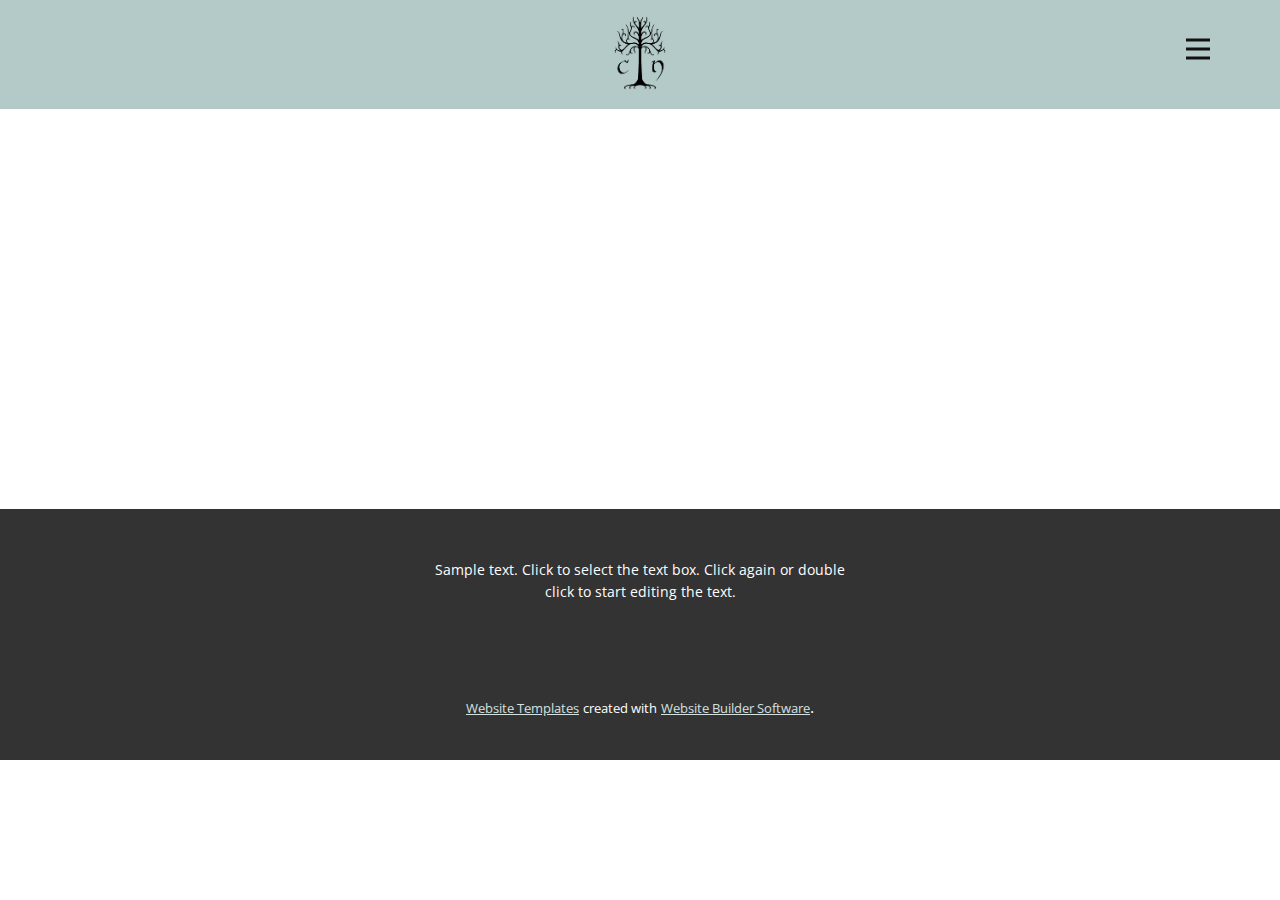
<file: About.html>
<!DOCTYPE html>
<html style="font-size: 16px;" lang="en"><head>
    <meta name="viewport" content="width=device-width, initial-scale=1.0">
    <meta charset="utf-8">
    <meta name="keywords" content="">
    <meta name="description" content="">
    <title>About</title>
    <link rel="stylesheet" href="nicepage.css" media="screen">
<link rel="stylesheet" href="About.css" media="screen">
    <script class="u-script" type="text/javascript" src="jquery.js" defer=""></script>
    <script class="u-script" type="text/javascript" src="nicepage.js" defer=""></script>
    <meta name="generator" content="Nicepage 5.9.6, nicepage.com">
    <link id="u-theme-google-font" rel="stylesheet" href="https://fonts.googleapis.com/css?family=Playfair+Display:400,400i,500,500i,600,600i,700,700i,800,800i,900,900i|Open+Sans:300,300i,400,400i,500,500i,600,600i,700,700i,800,800i">
    
    
    <script type="application/ld+json">{
		"@context": "http://schema.org",
		"@type": "Organization",
		"name": "",
		"logo": "images/Tree_of_Gondor_Stars_CN-03_BG.png"
}</script>
    <meta name="theme-color" content="#476160">
    <meta property="og:title" content="About">
    <meta property="og:type" content="website">
  <meta data-intl-tel-input-cdn-path="intlTelInput/"></head>
  <body class="u-body u-xl-mode" data-lang="en"><header class="u-clearfix u-header u-palette-1-light-1 u-header" id="sec-a7b1"><div class="u-clearfix u-sheet u-sheet-1">
        <a href="https://nicepage.com" class="u-align-center u-image u-logo u-image-1" data-image-width="1801" data-image-height="1720">
          <img src="images/Tree_of_Gondor_Stars_CN-03_BG.png" class="u-logo-image u-logo-image-1">
        </a>
        <nav class="u-menu u-menu-hamburger u-menu-open-right u-offcanvas u-menu-1" data-responsive-from="XL">
          <div class="menu-collapse" style="font-size: 1rem; letter-spacing: 0px; font-weight: 700;" wfd-invisible="true">
            <a class="u-button-style u-custom-border u-custom-border-color u-custom-borders u-custom-left-right-menu-spacing u-custom-padding-bottom u-custom-text-color u-custom-top-bottom-menu-spacing u-nav-link u-text-active-palette-1-base u-text-hover-palette-2-base" href="#">
              <svg class="u-svg-link" viewBox="0 0 24 24"><use xmlns:xlink="http://www.w3.org/1999/xlink" xlink:href="#menu-hamburger"></use></svg>
              <svg class="u-svg-content" version="1.1" id="menu-hamburger" viewBox="0 0 16 16" x="0px" y="0px" xmlns:xlink="http://www.w3.org/1999/xlink" xmlns="http://www.w3.org/2000/svg"><g><rect y="1" width="16" height="2"></rect><rect y="7" width="16" height="2"></rect><rect y="13" width="16" height="2"></rect>
</g></svg>
            </a>
          </div>
          <div class="u-custom-menu u-nav-container">
            <ul class="u-nav u-spacing-20 u-unstyled u-nav-1"><li class="u-nav-item"><a class="u-button-style u-nav-link u-text-active-palette-1-base u-text-grey-90 u-text-hover-palette-2-base" href="Home.html" style="padding: 10px;">Home</a>
</li><li class="u-nav-item"><a class="u-button-style u-nav-link u-text-active-palette-1-base u-text-grey-90 u-text-hover-palette-2-base" href="Games.html" style="padding: 10px;">Games</a>
</li><li class="u-nav-item"><a class="u-button-style u-nav-link u-text-active-palette-1-base u-text-grey-90 u-text-hover-palette-2-base" href="About.html" style="padding: 10px;">About</a>
</li><li class="u-nav-item"><a class="u-button-style u-nav-link u-text-active-palette-1-base u-text-grey-90 u-text-hover-palette-2-base" href="Photos.html" style="padding: 10px;">Photos</a>
</li></ul>
          </div>
          <div class="u-custom-menu u-nav-container-collapse" wfd-invisible="true">
            <div class="u-black u-container-style u-inner-container-layout u-opacity u-opacity-70 u-sidenav">
              <div class="u-inner-container-layout u-sidenav-overflow">
                <div class="u-menu-close"></div>
                <ul class="u-align-center u-nav u-popupmenu-items u-unstyled u-nav-2"><li class="u-nav-item"><a class="u-button-style u-nav-link" href="Home.html">Home</a>
</li><li class="u-nav-item"><a class="u-button-style u-nav-link" href="Games.html">Games</a>
</li><li class="u-nav-item"><a class="u-button-style u-nav-link" href="About.html">About</a>
</li><li class="u-nav-item"><a class="u-button-style u-nav-link" href="Photos.html">Photos</a>
</li></ul>
              </div>
            </div>
            <div class="u-black u-menu-overlay u-opacity u-opacity-45" wfd-invisible="true"></div>
          </div>
        </nav>
      </div></header>
    <section class="u-clearfix u-section-1" id="sec-b9e9">
      <div class="u-clearfix u-sheet u-sheet-1"></div>
    </section>
    
    
    <footer class="u-align-center u-clearfix u-footer u-grey-80 u-footer" id="sec-6c1d"><div class="u-clearfix u-sheet u-sheet-1">
        <p class="u-small-text u-text u-text-variant u-text-1">Sample text. Click to select the text box. Click again or double click to start editing the text.</p>
      </div></footer>
    <section class="u-backlink u-clearfix u-grey-80">
      <a class="u-link" href="https://nicepage.com/website-templates" target="_blank">
        <span>Website Templates</span>
      </a>
      <p class="u-text">
        <span>created with</span>
      </p>
      <a class="u-link" href="" target="_blank">
        <span>Website Builder Software</span>
      </a>. 
    </section>
  
</body></html>
</file>
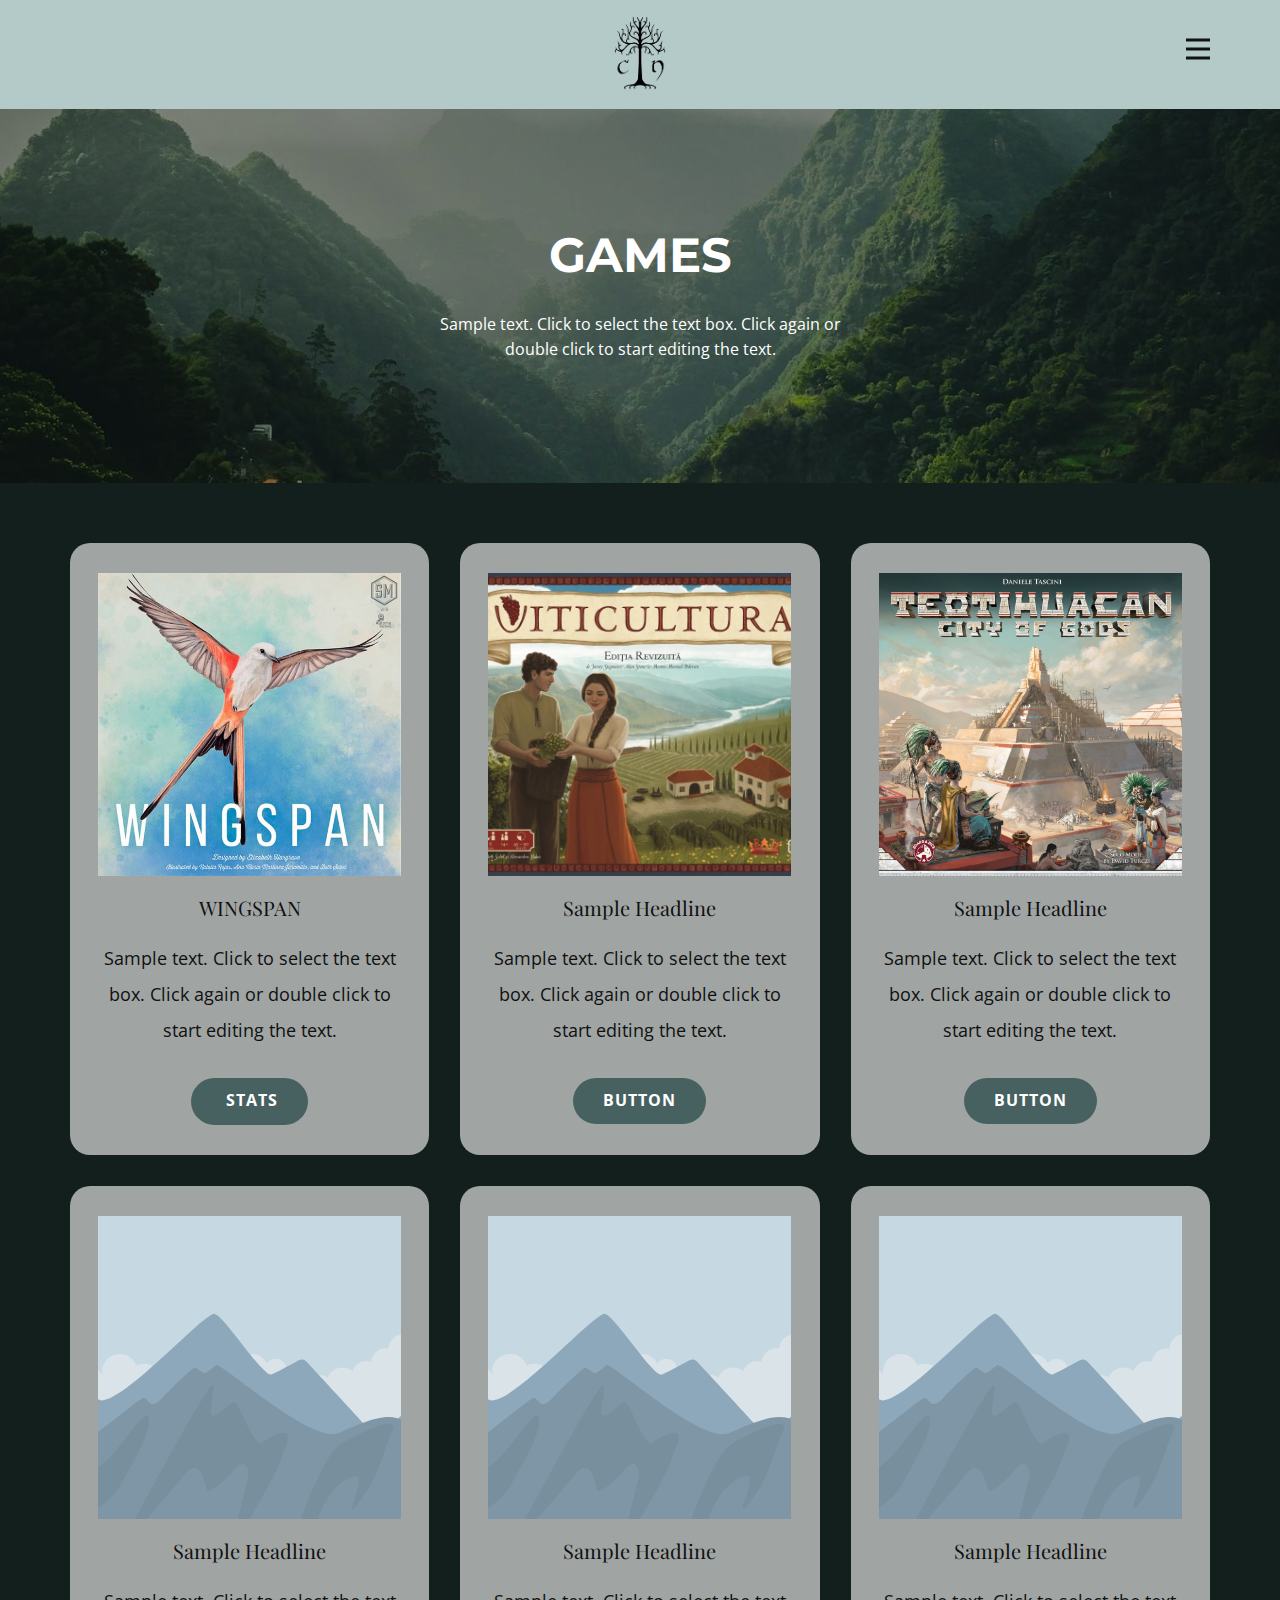
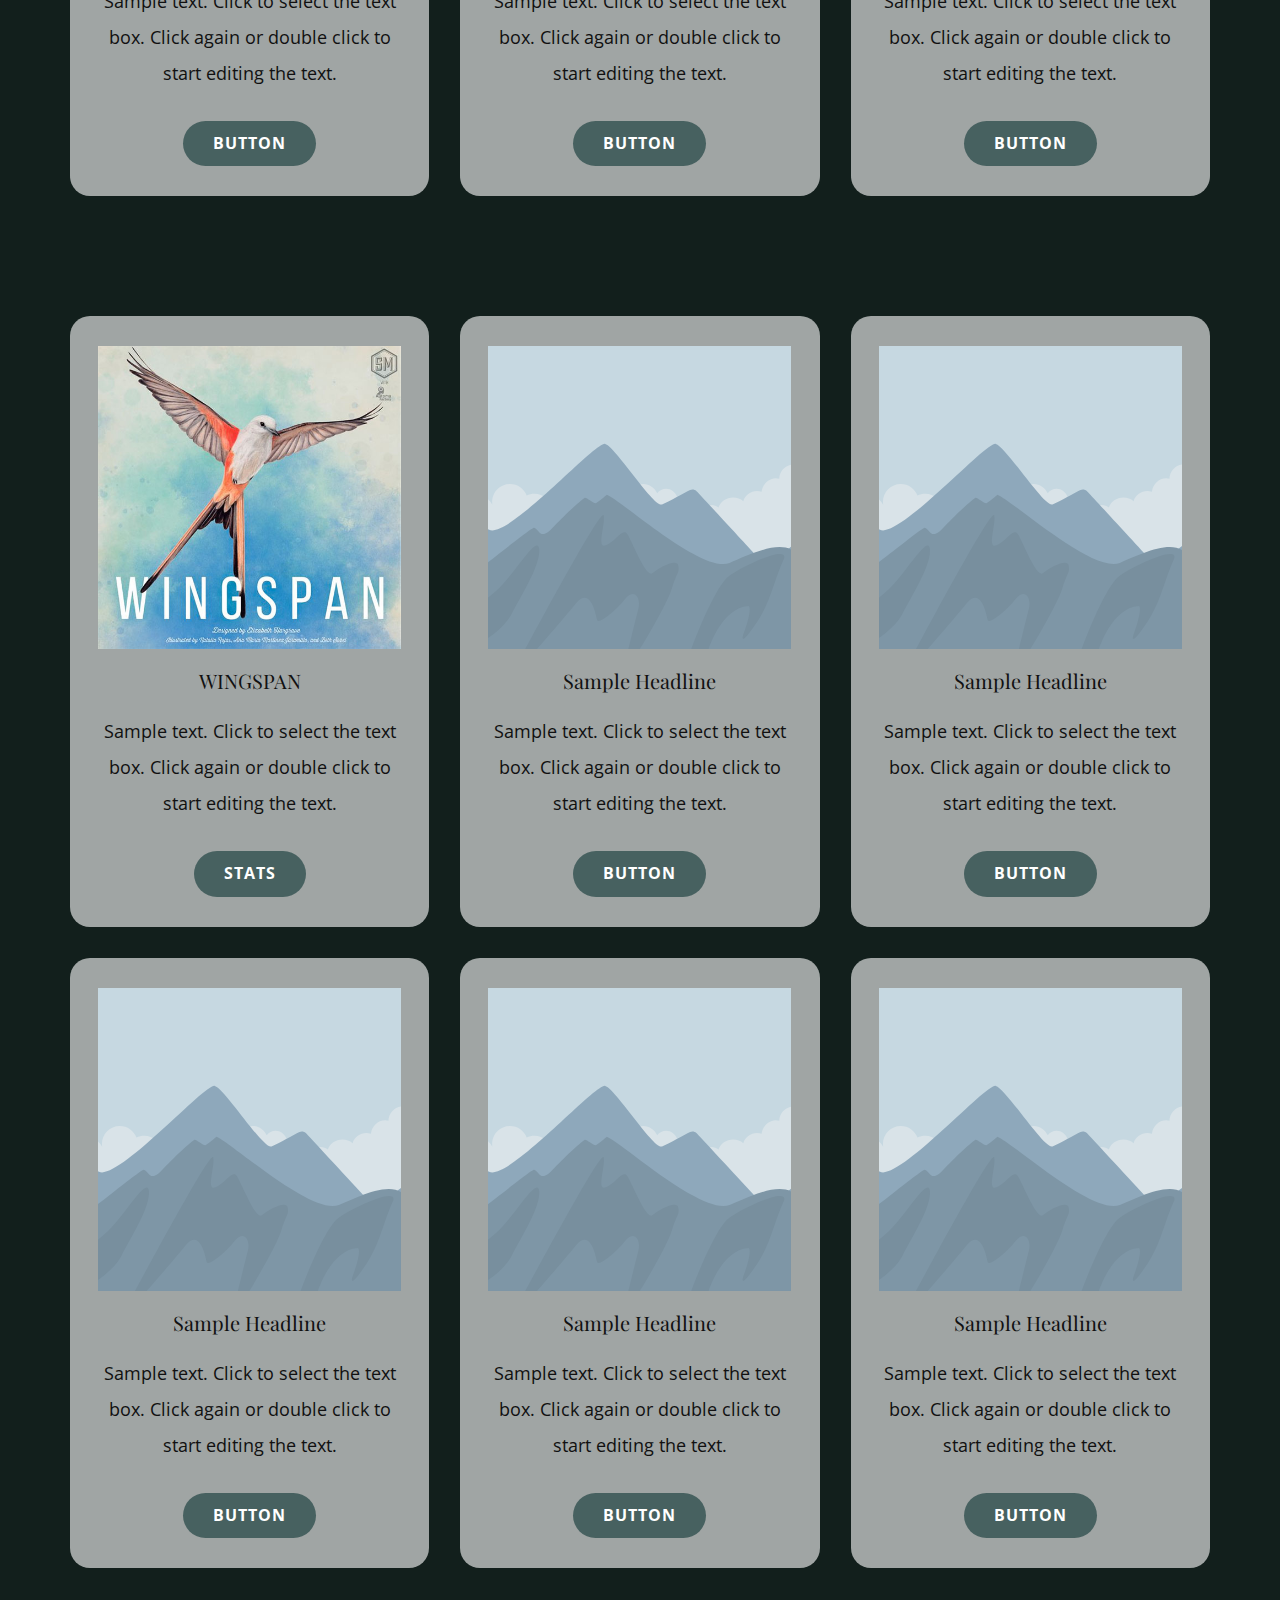
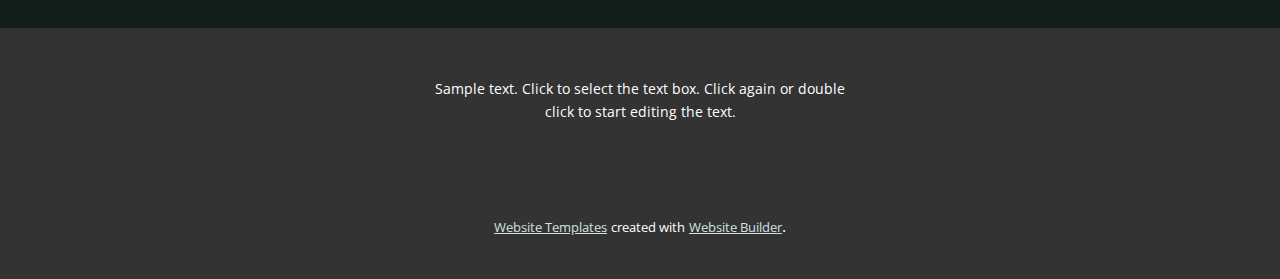
<file: Games.html>
<!DOCTYPE html>
<html style="font-size: 16px;" lang="en"><head>
    <meta name="viewport" content="width=device-width, initial-scale=1.0">
    <meta charset="utf-8">
    <meta name="keywords" content="Design Perfection">
    <meta name="description" content="">
    <title>Games</title>
    <link rel="stylesheet" href="nicepage.css" media="screen">
<link rel="stylesheet" href="Games.css" media="screen">
    <script class="u-script" type="text/javascript" src="jquery.js" defer=""></script>
    <script class="u-script" type="text/javascript" src="nicepage.js" defer=""></script>
    <meta name="generator" content="Nicepage 5.9.6, nicepage.com">
    <link id="u-theme-google-font" rel="stylesheet" href="https://fonts.googleapis.com/css?family=Playfair+Display:400,400i,500,500i,600,600i,700,700i,800,800i,900,900i|Open+Sans:300,300i,400,400i,500,500i,600,600i,700,700i,800,800i">
    <link id="u-page-google-font" rel="stylesheet" href="https://fonts.googleapis.com/css?family=Montserrat:100,100i,200,200i,300,300i,400,400i,500,500i,600,600i,700,700i,800,800i,900,900i">
    
    
    
    
    <script type="application/ld+json">{
		"@context": "http://schema.org",
		"@type": "Organization",
		"name": "",
		"logo": "images/Tree_of_Gondor_Stars_CN-03_BG.png"
}</script>
    <meta name="theme-color" content="#476160">
    <meta property="og:title" content="Games">
    <meta property="og:type" content="website">
  <meta data-intl-tel-input-cdn-path="intlTelInput/"></head>
  <body class="u-body u-xl-mode" data-lang="en"><header class="u-clearfix u-header u-palette-1-light-1 u-header" id="sec-a7b1"><div class="u-clearfix u-sheet u-sheet-1">
        <a href="https://nicepage.com" class="u-align-center u-image u-logo u-image-1" data-image-width="1801" data-image-height="1720">
          <img src="images/Tree_of_Gondor_Stars_CN-03_BG.png" class="u-logo-image u-logo-image-1">
        </a>
        <nav class="u-menu u-menu-hamburger u-menu-open-right u-offcanvas u-menu-1" data-responsive-from="XL">
          <div class="menu-collapse" style="font-size: 1rem; letter-spacing: 0px; font-weight: 700;" wfd-invisible="true">
            <a class="u-button-style u-custom-border u-custom-border-color u-custom-borders u-custom-left-right-menu-spacing u-custom-padding-bottom u-custom-text-color u-custom-top-bottom-menu-spacing u-nav-link u-text-active-palette-1-base u-text-hover-palette-2-base" href="#">
              <svg class="u-svg-link" viewBox="0 0 24 24"><use xmlns:xlink="http://www.w3.org/1999/xlink" xlink:href="#menu-hamburger"></use></svg>
              <svg class="u-svg-content" version="1.1" id="menu-hamburger" viewBox="0 0 16 16" x="0px" y="0px" xmlns:xlink="http://www.w3.org/1999/xlink" xmlns="http://www.w3.org/2000/svg"><g><rect y="1" width="16" height="2"></rect><rect y="7" width="16" height="2"></rect><rect y="13" width="16" height="2"></rect>
</g></svg>
            </a>
          </div>
          <div class="u-custom-menu u-nav-container">
            <ul class="u-nav u-spacing-20 u-unstyled u-nav-1"><li class="u-nav-item"><a class="u-button-style u-nav-link u-text-active-palette-1-base u-text-grey-90 u-text-hover-palette-2-base" href="Home.html" style="padding: 10px;">Home</a>
</li><li class="u-nav-item"><a class="u-button-style u-nav-link u-text-active-palette-1-base u-text-grey-90 u-text-hover-palette-2-base" href="Games.html" style="padding: 10px;">Games</a>
</li><li class="u-nav-item"><a class="u-button-style u-nav-link u-text-active-palette-1-base u-text-grey-90 u-text-hover-palette-2-base" href="About.html" style="padding: 10px;">About</a>
</li><li class="u-nav-item"><a class="u-button-style u-nav-link u-text-active-palette-1-base u-text-grey-90 u-text-hover-palette-2-base" href="Photos.html" style="padding: 10px;">Photos</a>
</li></ul>
          </div>
          <div class="u-custom-menu u-nav-container-collapse" wfd-invisible="true">
            <div class="u-black u-container-style u-inner-container-layout u-opacity u-opacity-70 u-sidenav">
              <div class="u-inner-container-layout u-sidenav-overflow">
                <div class="u-menu-close"></div>
                <ul class="u-align-center u-nav u-popupmenu-items u-unstyled u-nav-2"><li class="u-nav-item"><a class="u-button-style u-nav-link" href="Home.html">Home</a>
</li><li class="u-nav-item"><a class="u-button-style u-nav-link" href="Games.html">Games</a>
</li><li class="u-nav-item"><a class="u-button-style u-nav-link" href="About.html">About</a>
</li><li class="u-nav-item"><a class="u-button-style u-nav-link" href="Photos.html">Photos</a>
</li></ul>
              </div>
            </div>
            <div class="u-black u-menu-overlay u-opacity u-opacity-45" wfd-invisible="true"></div>
          </div>
        </nav>
      </div></header>
    <section class="u-align-center u-clearfix u-container-align-center u-image u-shading u-section-1" id="sec-e02b" data-image-width="1513" data-image-height="1080">
      <div class="u-clearfix u-sheet u-valign-middle u-sheet-1">
        <h1 class="u-align-center u-custom-font u-font-montserrat u-text u-text-default u-text-1">GAMES</h1>
        <p class="u-align-center u-large-text u-text u-text-variant u-text-2">Sample text. Click to select the text box. Click again or double click to start editing the text.</p>
      </div>
    </section>
    <section class="u-clearfix u-custom-color-3 u-section-2" id="sec-6681">
      <div class="u-clearfix u-sheet u-sheet-1">
        <div class="u-expanded-width u-list u-list-1">
          <div class="u-repeater u-repeater-1">
            <div class="u-container-style u-list-item u-opacity u-opacity-60 u-radius-20 u-repeater-item u-shape-round u-video-cover u-white">
              <div class="u-container-layout u-similar-container u-valign-top-xl u-container-layout-1">
                <img alt="" class="u-expanded-width-lg u-expanded-width-md u-expanded-width-sm u-expanded-width-xs u-image u-image-default u-image-1" data-image-width="550" data-image-height="550" src="images/Wingspan.jpg">
                <h5 class="u-align-center u-text u-text-default u-text-1">WINGSPAN</h5>
                <p class="u-align-center u-text u-text-default u-text-2">Sample text. Click to select the text box. Click again or double click to start editing the text.</p>
                <a href="https://boardgamegeek.com/boardgame/266192/wingspan/mygames/plays" class="u-align-center u-btn u-btn-round u-button-style u-hover-palette-1-dark-1 u-palette-1-base u-radius-27 u-btn-1" target="_blank"><span class="u-icon"></span>&nbsp;stats
                </a>
              </div>
            </div>
            <div class="u-container-align-center u-container-style u-list-item u-opacity u-opacity-60 u-radius-20 u-repeater-item u-shape-round u-video-cover u-white">
              <div class="u-container-layout u-similar-container u-valign-top-xl u-container-layout-2">
                <img alt="" class="u-expanded-width-lg u-expanded-width-md u-expanded-width-sm u-expanded-width-xs u-image u-image-default u-image-2" data-image-width="800" data-image-height="642" src="images/viticulture.jpg">
                <h5 class="u-align-center u-text u-text-default u-text-3">Sample Headline</h5>
                <p class="u-align-center u-text u-text-default u-text-4">Sample text. Click to select the text box. Click again or double click to start editing the text.</p>
                <a href="https://nicepage.com/k/auto-mechanic-html-templates" class="u-align-center u-btn u-btn-round u-button-style u-hover-palette-1-dark-1 u-palette-1-base u-radius-27 u-btn-2">Button</a>
              </div>
            </div>
            <div class="u-container-align-center u-container-style u-list-item u-opacity u-opacity-60 u-radius-20 u-repeater-item u-shape-round u-video-cover u-white">
              <div class="u-container-layout u-similar-container u-valign-top-xl u-container-layout-3">
                <img alt="" class="u-expanded-width-lg u-expanded-width-md u-expanded-width-sm u-expanded-width-xs u-image u-image-default u-image-3" data-image-width="1920" data-image-height="1920" src="images/teotihuacan.jpg">
                <h5 class="u-align-center u-text u-text-default u-text-5">Sample Headline</h5>
                <p class="u-align-center u-text u-text-default u-text-6">Sample text. Click to select the text box. Click again or double click to start editing the text.</p>
                <a href="https://nicepage.me" class="u-align-center u-btn u-btn-round u-button-style u-hover-palette-1-dark-1 u-palette-1-base u-radius-27 u-btn-3">Button</a>
              </div>
            </div>
            <div class="u-container-align-center u-container-style u-list-item u-opacity u-opacity-60 u-radius-20 u-repeater-item u-shape-round u-video-cover u-white">
              <div class="u-container-layout u-similar-container u-valign-top-xl u-container-layout-4">
                <img alt="" class="u-expanded-width-lg u-expanded-width-md u-expanded-width-sm u-expanded-width-xs u-image u-image-default u-image-4" data-image-width="2000" data-image-height="1333" src="[data-uri]">
                <h5 class="u-align-center u-text u-text-default u-text-7">Sample Headline</h5>
                <p class="u-align-center u-text u-text-default u-text-8">Sample text. Click to select the text box. Click again or double click to start editing the text.</p>
                <a href="https://nicepage.cloud" class="u-align-center u-btn u-btn-round u-button-style u-hover-palette-1-dark-1 u-palette-1-base u-radius-27 u-btn-4">Button</a>
              </div>
            </div>
            <div class="u-container-align-center u-container-style u-list-item u-opacity u-opacity-60 u-radius-20 u-repeater-item u-shape-round u-video-cover u-white">
              <div class="u-container-layout u-similar-container u-valign-top-xl u-container-layout-5">
                <img alt="" class="u-expanded-width-lg u-expanded-width-md u-expanded-width-sm u-expanded-width-xs u-image u-image-default u-image-5" data-image-width="2000" data-image-height="1333" src="[data-uri]">
                <h5 class="u-align-center u-text u-text-default u-text-9">Sample Headline</h5>
                <p class="u-align-center u-text u-text-default u-text-10">Sample text. Click to select the text box. Click again or double click to start editing the text.</p>
                <a href="https://nicepage.com" class="u-align-center u-btn u-btn-round u-button-style u-hover-palette-1-dark-1 u-palette-1-base u-radius-27 u-btn-5">Button</a>
              </div>
            </div>
            <div class="u-container-align-center u-container-style u-list-item u-opacity u-opacity-60 u-radius-20 u-repeater-item u-shape-round u-video-cover u-white">
              <div class="u-container-layout u-similar-container u-valign-top-xl u-container-layout-6">
                <img alt="" class="u-expanded-width-lg u-expanded-width-md u-expanded-width-sm u-expanded-width-xs u-image u-image-default u-image-6" data-image-width="2000" data-image-height="1333" src="[data-uri]">
                <h5 class="u-align-center u-text u-text-default u-text-11">Sample Headline</h5>
                <p class="u-align-center u-text u-text-default u-text-12">Sample text. Click to select the text box. Click again or double click to start editing the text.</p>
                <a href="https://nicepage.dev" class="u-align-center u-btn u-btn-round u-button-style u-hover-palette-1-dark-1 u-palette-1-base u-radius-27 u-btn-6">Button</a>
              </div>
            </div>
          </div>
        </div>
      </div>
    </section>
    <section class="u-clearfix u-custom-color-3 u-section-3" id="sec-7d79">
      <div class="u-clearfix u-sheet u-sheet-1">
        <div class="u-expanded-width u-list u-list-1">
          <div class="u-repeater u-repeater-1">
            <div class="u-container-style u-list-item u-opacity u-opacity-60 u-radius-20 u-repeater-item u-shape-round u-video-cover u-white">
              <div class="u-container-layout u-similar-container u-valign-top-xl u-container-layout-1">
                <img alt="" class="u-expanded-width-lg u-expanded-width-md u-expanded-width-sm u-expanded-width-xs u-image u-image-default u-image-1" data-image-width="550" data-image-height="550" src="images/Wingspan.jpg">
                <h5 class="u-align-center u-text u-text-default u-text-1">WINGSPAN</h5>
                <p class="u-align-center u-text u-text-default u-text-2">Sample text. Click to select the text box. Click again or double click to start editing the text.</p>
                <a href="https://nicepage.review" class="u-align-center u-btn u-btn-round u-button-style u-hover-palette-1-dark-1 u-palette-1-base u-radius-27 u-btn-1">stats</a>
              </div>
            </div>
            <div class="u-container-align-center u-container-style u-list-item u-opacity u-opacity-60 u-radius-20 u-repeater-item u-shape-round u-video-cover u-white">
              <div class="u-container-layout u-similar-container u-valign-top-xl u-container-layout-2">
                <img alt="" class="u-expanded-width-lg u-expanded-width-md u-expanded-width-sm u-expanded-width-xs u-image u-image-default u-image-2" data-image-width="2000" data-image-height="1333" src="[data-uri]">
                <h5 class="u-align-center u-text u-text-default u-text-3">Sample Headline</h5>
                <p class="u-align-center u-text u-text-default u-text-4">Sample text. Click to select the text box. Click again or double click to start editing the text.</p>
                <a href="https://nicepage.com/k/auto-mechanic-html-templates" class="u-align-center u-btn u-btn-round u-button-style u-hover-palette-1-dark-1 u-palette-1-base u-radius-27 u-btn-2">Button</a>
              </div>
            </div>
            <div class="u-container-align-center u-container-style u-list-item u-opacity u-opacity-60 u-radius-20 u-repeater-item u-shape-round u-video-cover u-white">
              <div class="u-container-layout u-similar-container u-valign-top-xl u-container-layout-3">
                <img alt="" class="u-expanded-width-lg u-expanded-width-md u-expanded-width-sm u-expanded-width-xs u-image u-image-default u-image-3" data-image-width="2000" data-image-height="1333" src="[data-uri]">
                <h5 class="u-align-center u-text u-text-default u-text-5">Sample Headline</h5>
                <p class="u-align-center u-text u-text-default u-text-6">Sample text. Click to select the text box. Click again or double click to start editing the text.</p>
                <a href="https://nicepage.me" class="u-align-center u-btn u-btn-round u-button-style u-hover-palette-1-dark-1 u-palette-1-base u-radius-27 u-btn-3">Button</a>
              </div>
            </div>
            <div class="u-container-align-center u-container-style u-list-item u-opacity u-opacity-60 u-radius-20 u-repeater-item u-shape-round u-video-cover u-white">
              <div class="u-container-layout u-similar-container u-valign-top-xl u-container-layout-4">
                <img alt="" class="u-expanded-width-lg u-expanded-width-md u-expanded-width-sm u-expanded-width-xs u-image u-image-default u-image-4" data-image-width="2000" data-image-height="1333" src="[data-uri]">
                <h5 class="u-align-center u-text u-text-default u-text-7">Sample Headline</h5>
                <p class="u-align-center u-text u-text-default u-text-8">Sample text. Click to select the text box. Click again or double click to start editing the text.</p>
                <a href="https://nicepage.cloud" class="u-align-center u-btn u-btn-round u-button-style u-hover-palette-1-dark-1 u-palette-1-base u-radius-27 u-btn-4">Button</a>
              </div>
            </div>
            <div class="u-container-align-center u-container-style u-list-item u-opacity u-opacity-60 u-radius-20 u-repeater-item u-shape-round u-video-cover u-white">
              <div class="u-container-layout u-similar-container u-valign-top-xl u-container-layout-5">
                <img alt="" class="u-expanded-width-lg u-expanded-width-md u-expanded-width-sm u-expanded-width-xs u-image u-image-default u-image-5" data-image-width="2000" data-image-height="1333" src="[data-uri]">
                <h5 class="u-align-center u-text u-text-default u-text-9">Sample Headline</h5>
                <p class="u-align-center u-text u-text-default u-text-10">Sample text. Click to select the text box. Click again or double click to start editing the text.</p>
                <a href="https://nicepage.com" class="u-align-center u-btn u-btn-round u-button-style u-hover-palette-1-dark-1 u-palette-1-base u-radius-27 u-btn-5">Button</a>
              </div>
            </div>
            <div class="u-container-align-center u-container-style u-list-item u-opacity u-opacity-60 u-radius-20 u-repeater-item u-shape-round u-video-cover u-white">
              <div class="u-container-layout u-similar-container u-valign-top-xl u-container-layout-6">
                <img alt="" class="u-expanded-width-lg u-expanded-width-md u-expanded-width-sm u-expanded-width-xs u-image u-image-default u-image-6" data-image-width="2000" data-image-height="1333" src="[data-uri]">
                <h5 class="u-align-center u-text u-text-default u-text-11">Sample Headline</h5>
                <p class="u-align-center u-text u-text-default u-text-12">Sample text. Click to select the text box. Click again or double click to start editing the text.</p>
                <a href="https://nicepage.dev" class="u-align-center u-btn u-btn-round u-button-style u-hover-palette-1-dark-1 u-palette-1-base u-radius-27 u-btn-6">Button</a>
              </div>
            </div>
          </div>
        </div>
      </div>
    </section>
    
    
    <footer class="u-align-center u-clearfix u-footer u-grey-80 u-footer" id="sec-6c1d"><div class="u-clearfix u-sheet u-sheet-1">
        <p class="u-small-text u-text u-text-variant u-text-1">Sample text. Click to select the text box. Click again or double click to start editing the text.</p>
      </div></footer>
    <section class="u-backlink u-clearfix u-grey-80">
      <a class="u-link" href="https://nicepage.com/website-templates" target="_blank">
        <span>Website Templates</span>
      </a>
      <p class="u-text">
        <span>created with</span>
      </p>
      <a class="u-link" href="https://nicepage.best" target="_blank">
        <span>Website Builder</span>
      </a>. 
    </section>
  
</body></html>
</file>
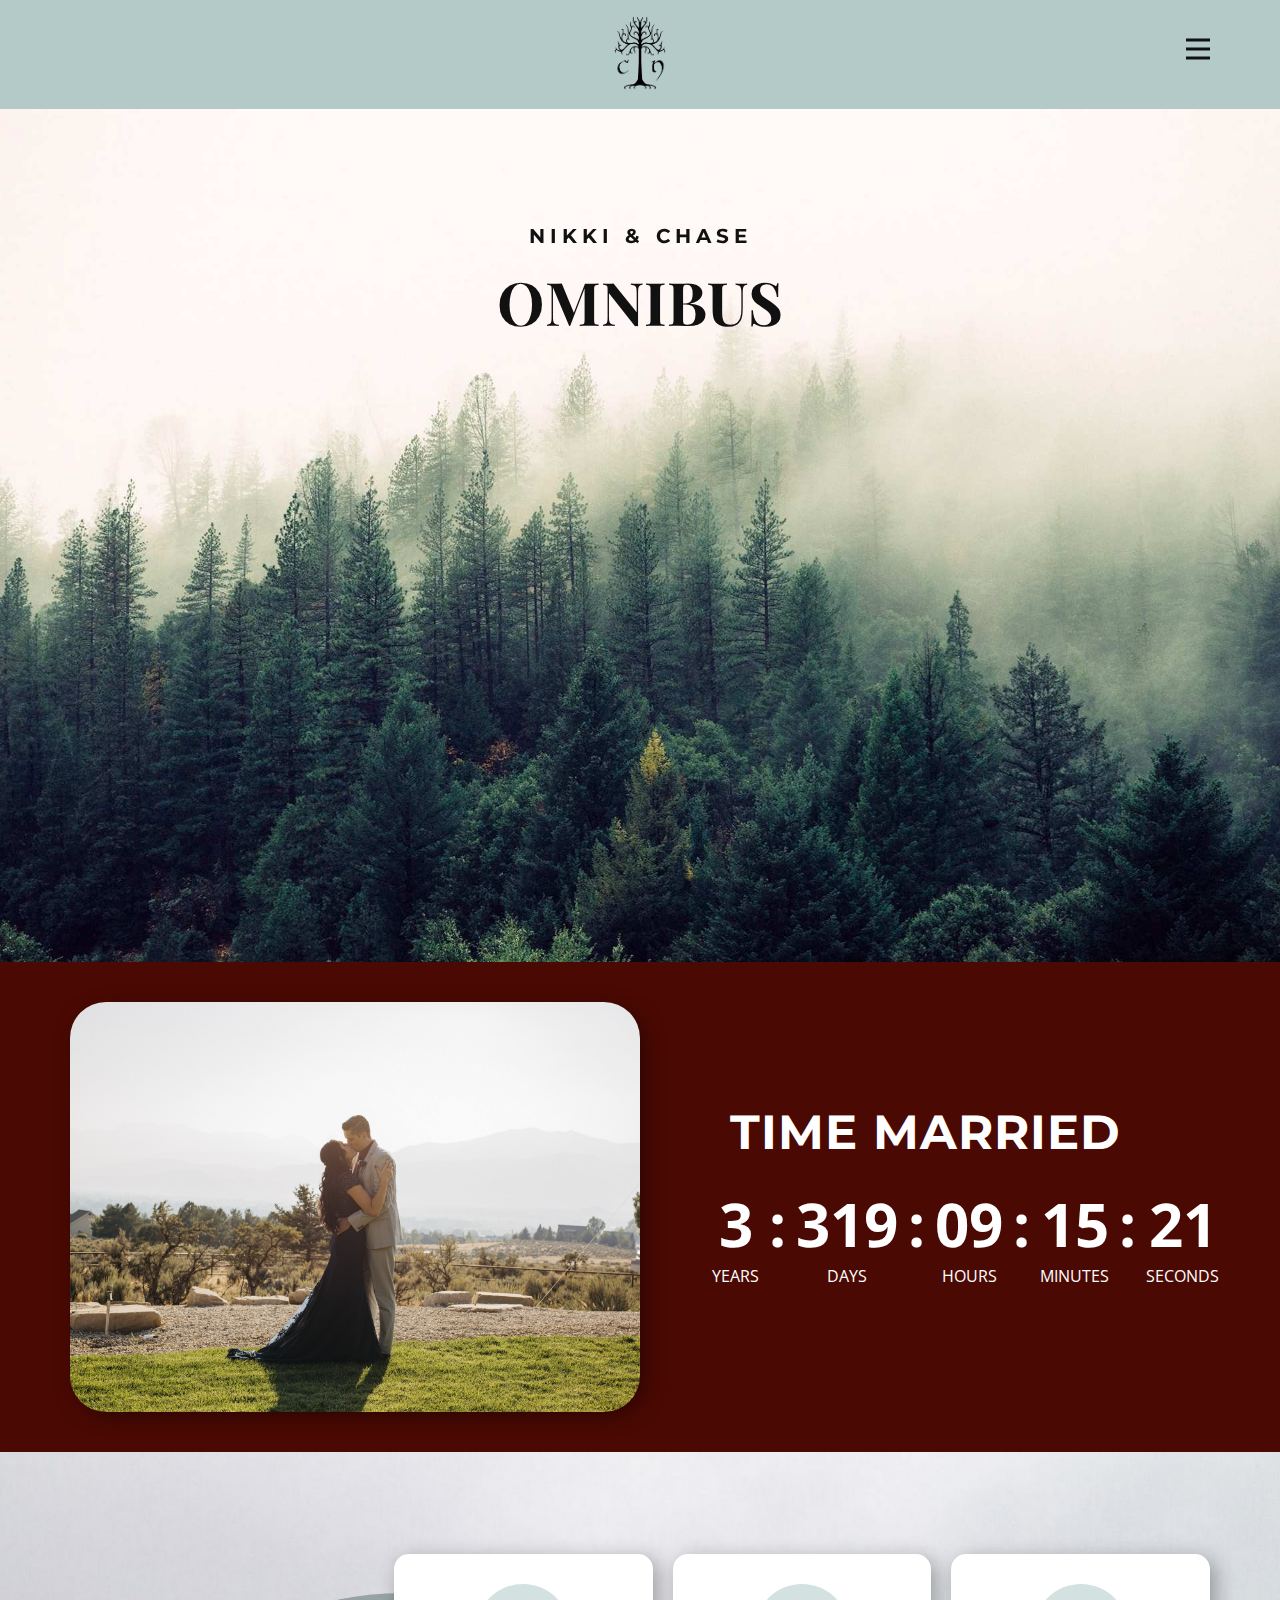
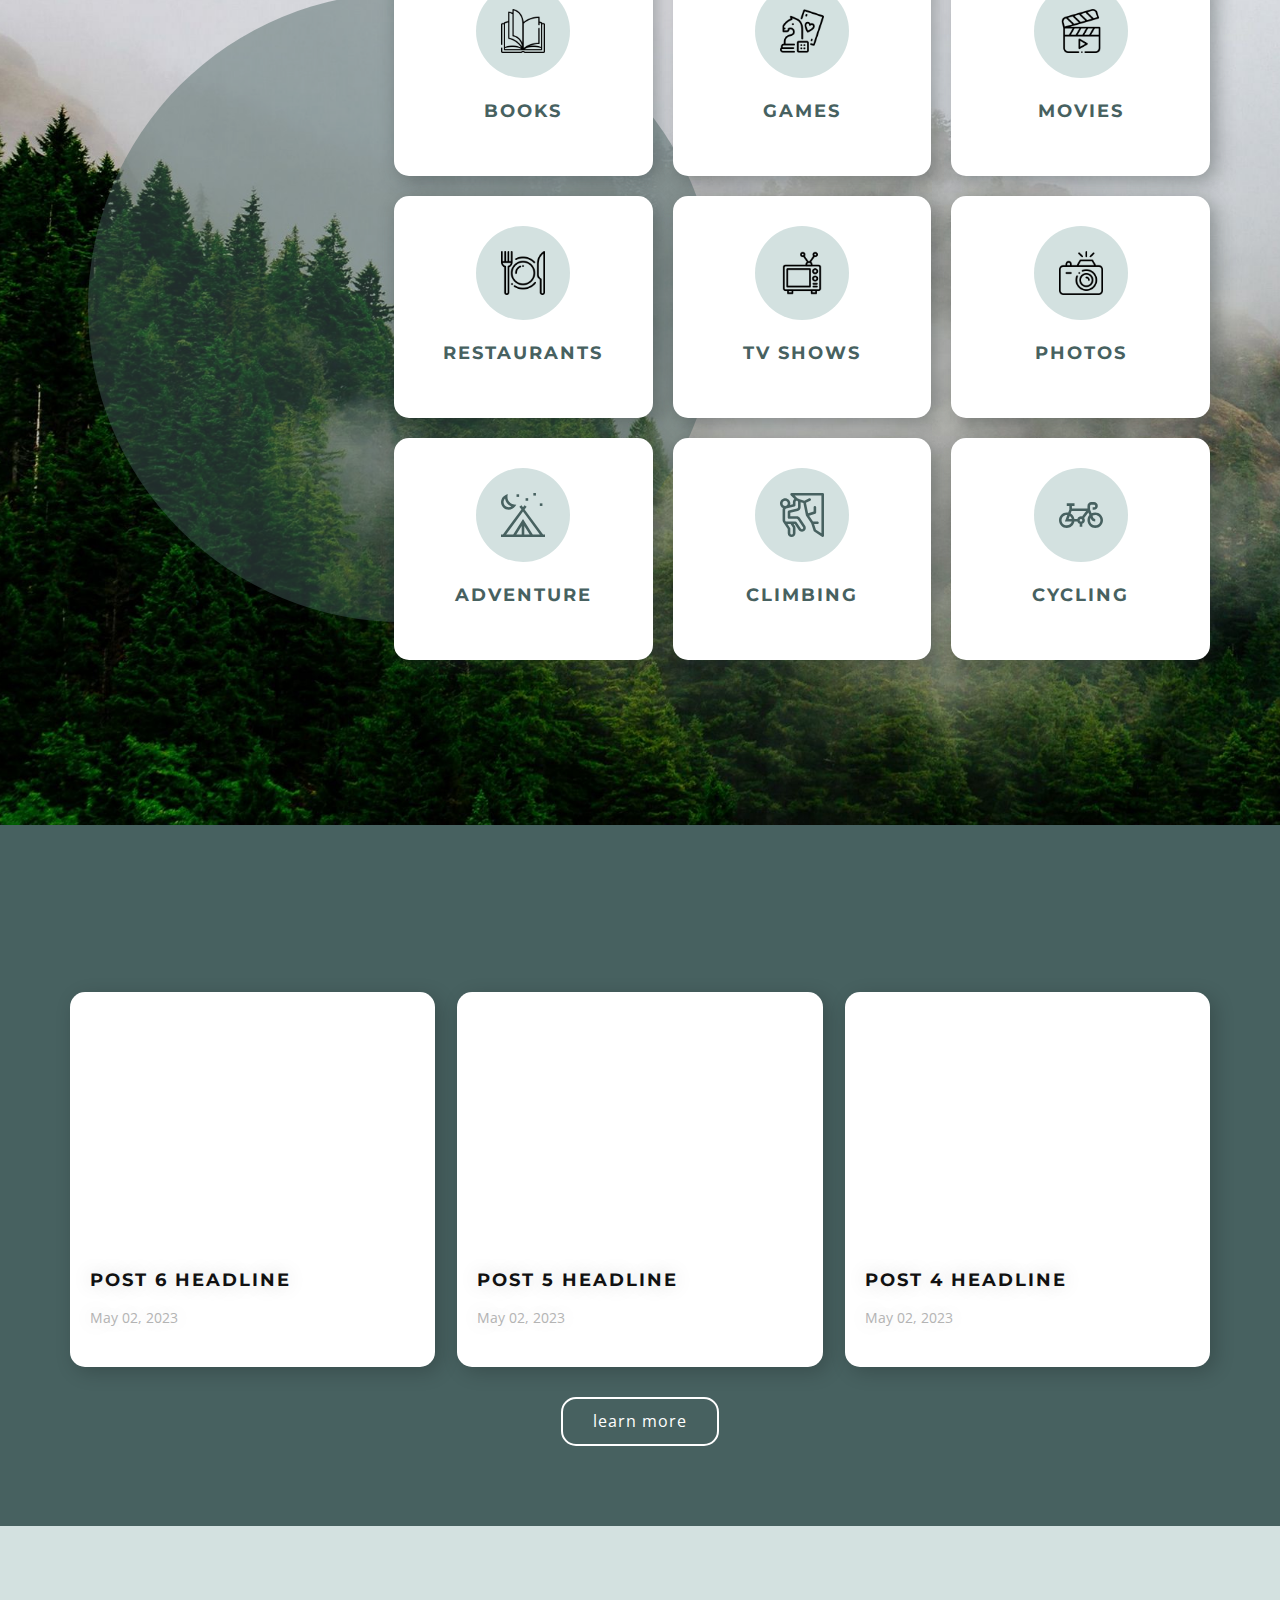
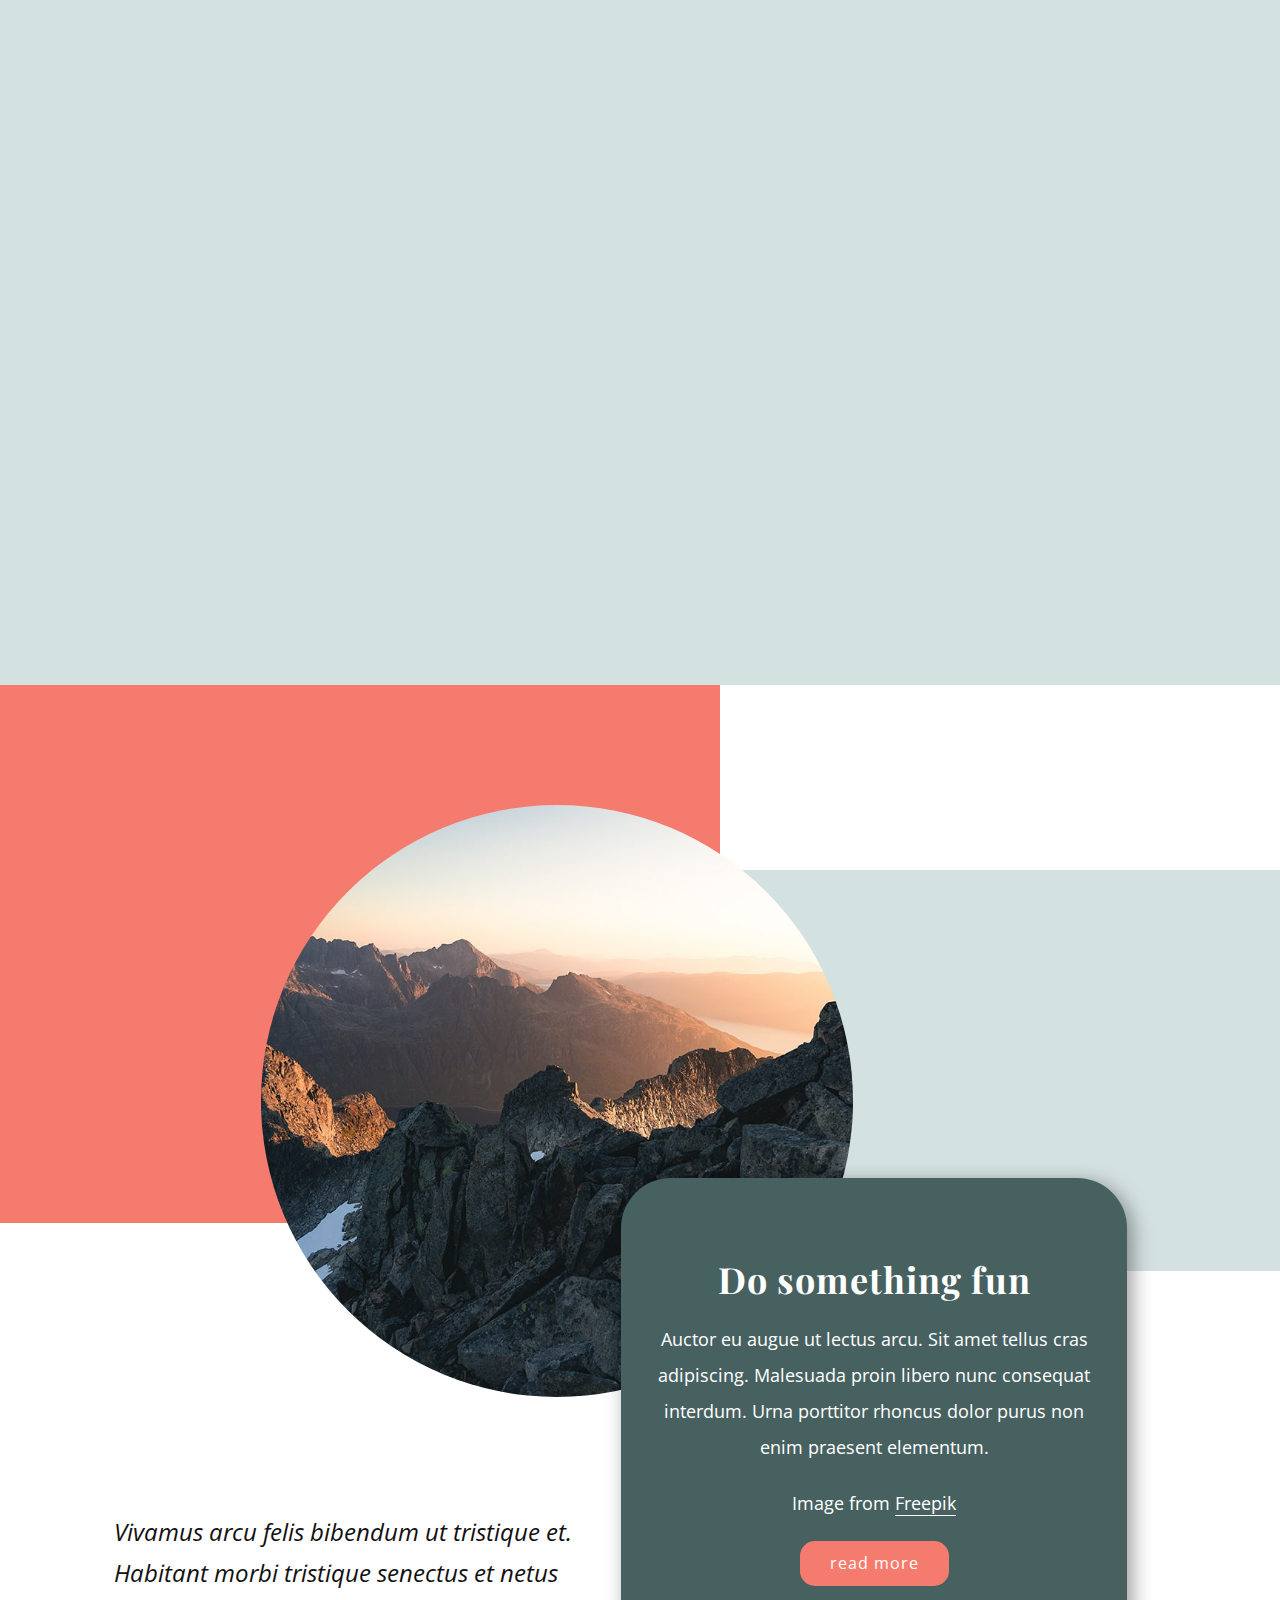
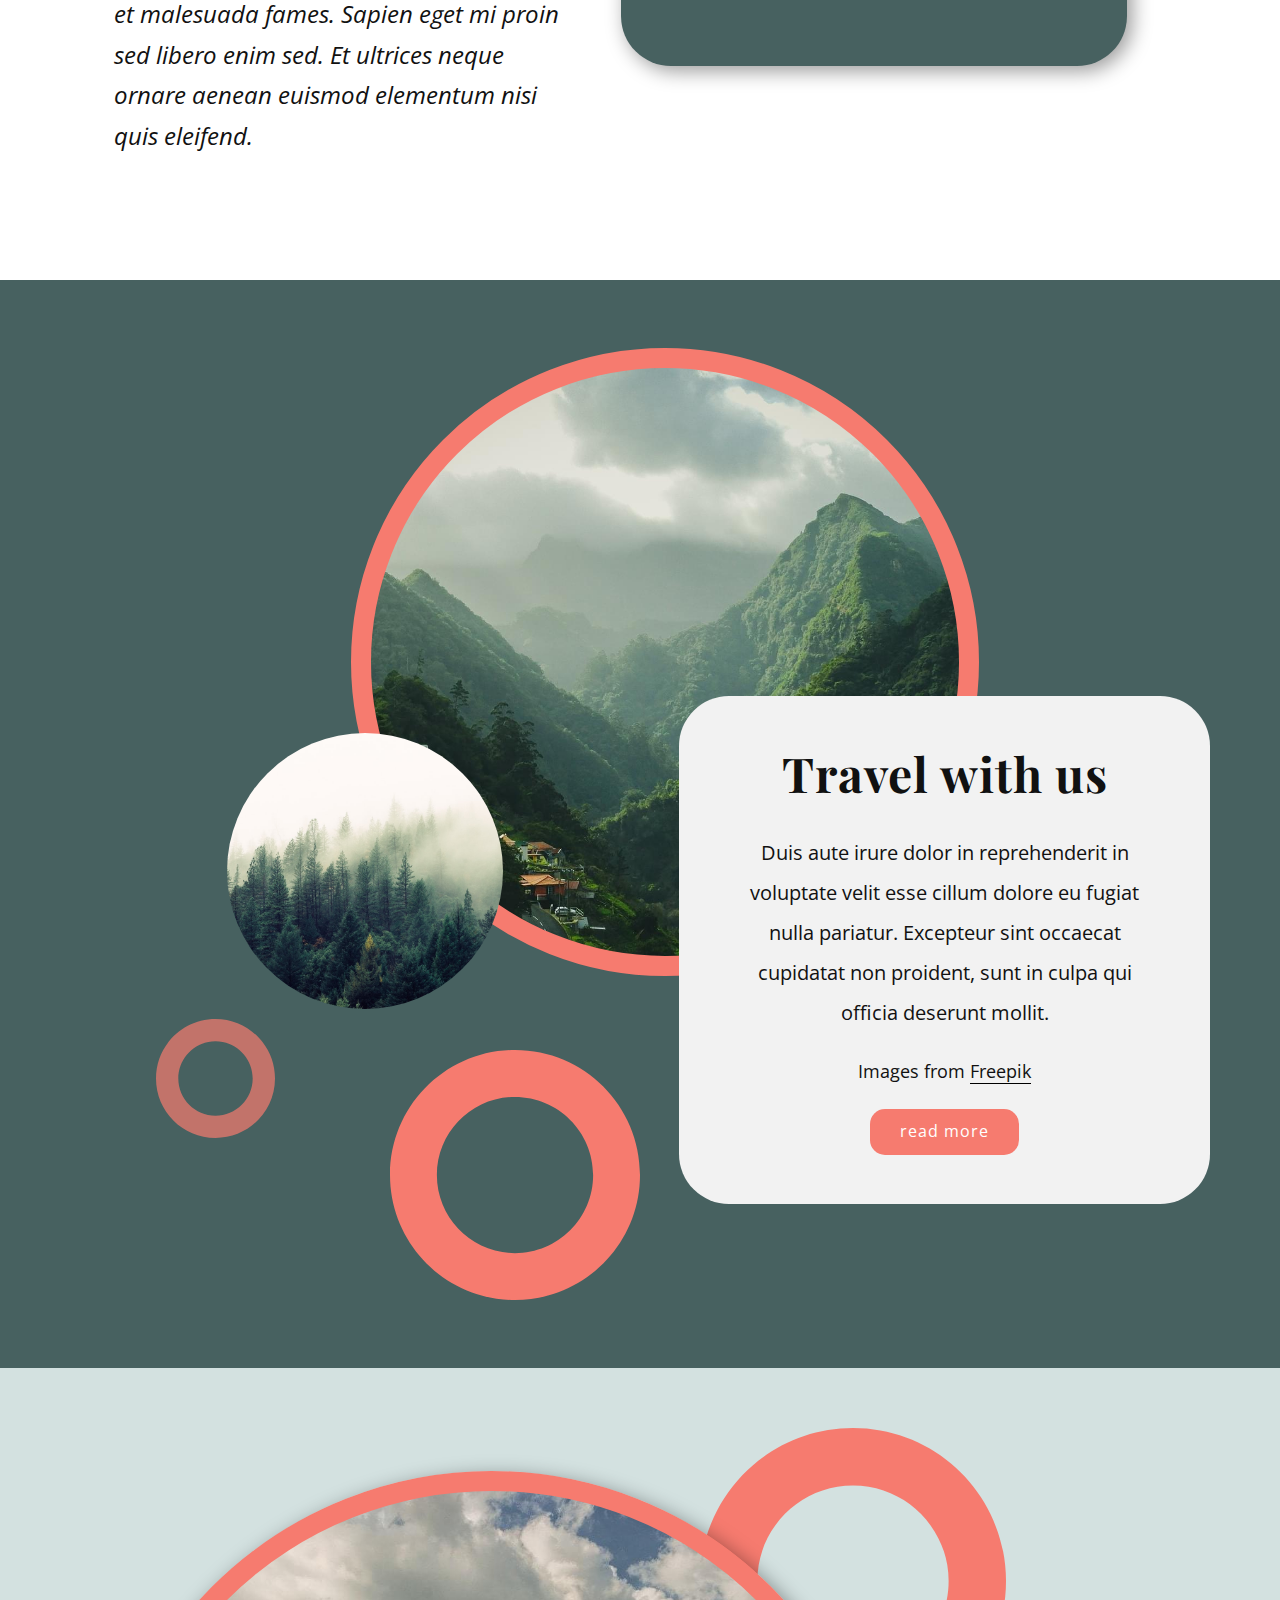
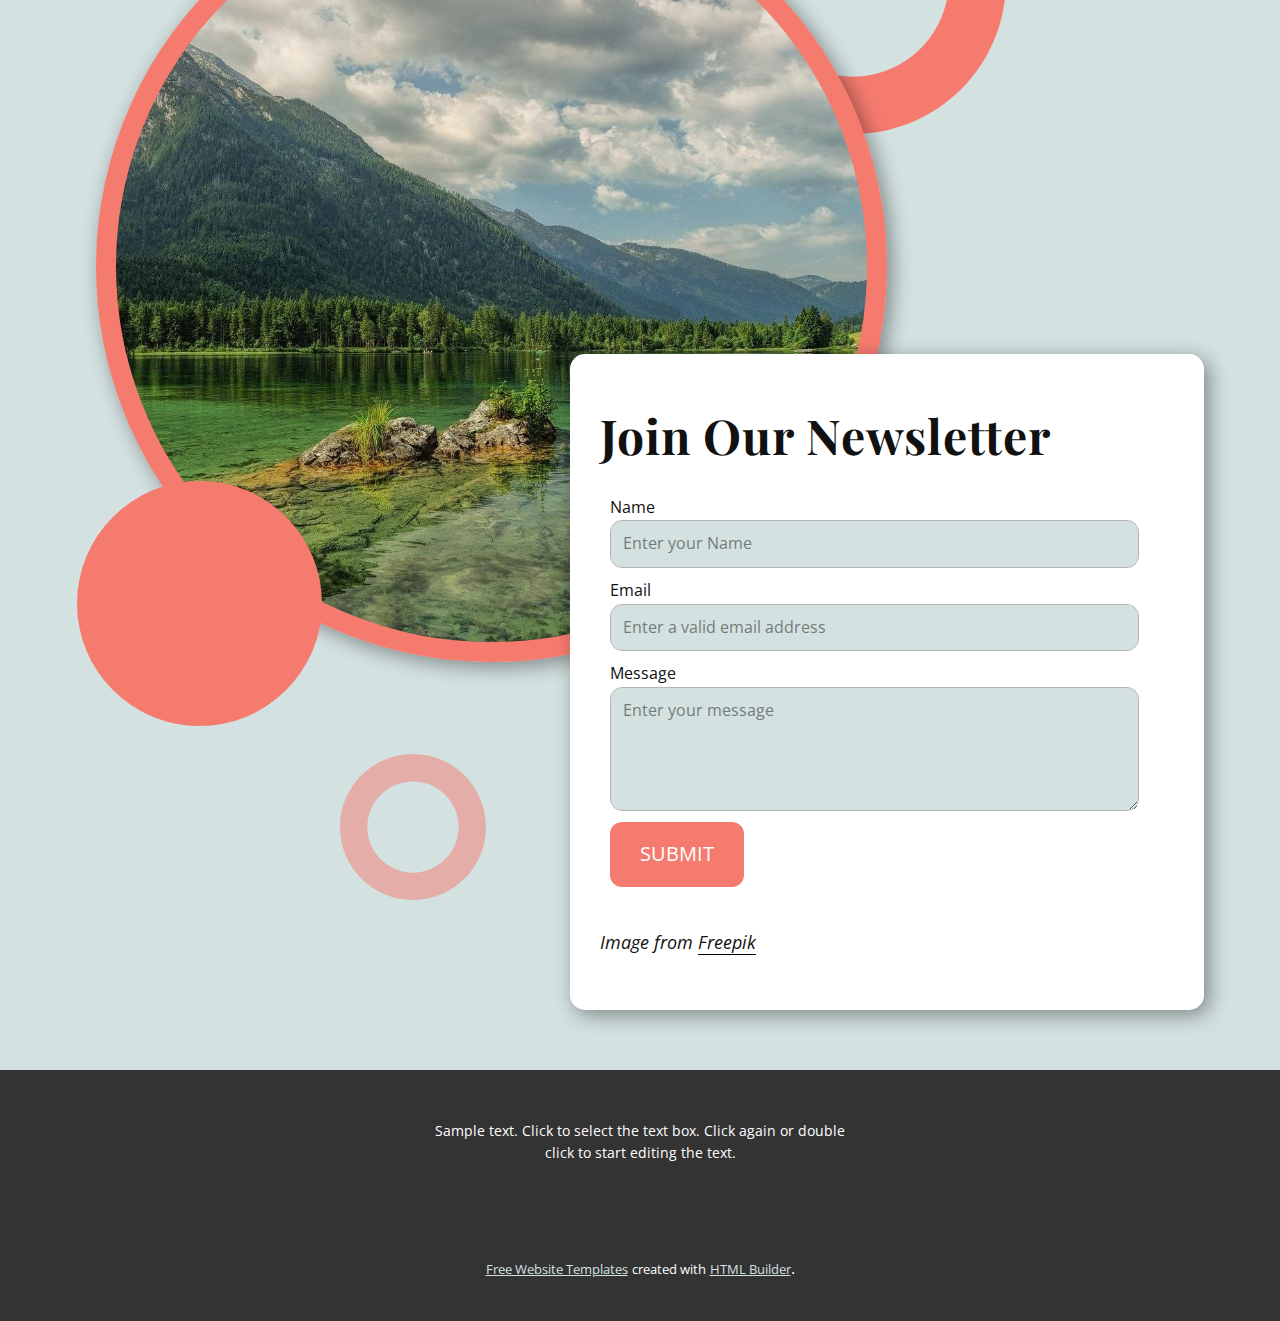
<file: Home.html>
<!DOCTYPE html>
<html style="font-size: 16px;" lang="en"><head>
    <meta name="viewport" content="width=device-width, initial-scale=1.0">
    <meta charset="utf-8">
    <meta name="keywords" content="​and everything is perfect, Latest news, ​Travel with​ us, Do something fun, ​Travel with​ us, ​Working with a reputable travel agent takes the stress out of travel, ​Join Our Newsletter">
    <meta name="description" content="">
    <title>Home</title>
    <link rel="stylesheet" href="nicepage.css" media="screen">
<link rel="stylesheet" href="Home.css" media="screen">
    <script class="u-script" type="text/javascript" src="jquery.js" defer=""></script>
    <script class="u-script" type="text/javascript" src="nicepage.js" defer=""></script>
    <meta name="generator" content="Nicepage 5.9.6, nicepage.com">
    <meta name="referrer" content="origin">
    <link id="u-theme-google-font" rel="stylesheet" href="https://fonts.googleapis.com/css?family=Playfair+Display:400,400i,500,500i,600,600i,700,700i,800,800i,900,900i|Open+Sans:300,300i,400,400i,500,500i,600,600i,700,700i,800,800i">
    <link id="u-page-google-font" rel="stylesheet" href="https://fonts.googleapis.com/css?family=Montserrat:100,100i,200,200i,300,300i,400,400i,500,500i,600,600i,700,700i,800,800i,900,900i|Playfair+Display:400,400i,500,500i,600,600i,700,700i,800,800i,900,900i|Playfair+Display:400,400i,500,500i,600,600i,700,700i,800,800i,900,900i">
    
    
    
    
    
    
    
    
    
    <script type="application/ld+json">{
		"@context": "http://schema.org",
		"@type": "Organization",
		"name": "",
		"logo": "images/Tree_of_Gondor_Stars_CN-03_BG.png"
}</script>
    <meta name="theme-color" content="#476160">
    <meta property="og:title" content="Home">
    <meta property="og:type" content="website">
  <meta data-intl-tel-input-cdn-path="intlTelInput/"></head>
  <body class="u-body u-xl-mode" data-lang="en"><header class="u-clearfix u-header u-palette-1-light-1 u-header" id="sec-a7b1"><div class="u-clearfix u-sheet u-sheet-1">
        <a href="https://nicepage.com" class="u-align-center u-image u-logo u-image-1" data-image-width="1801" data-image-height="1720">
          <img src="images/Tree_of_Gondor_Stars_CN-03_BG.png" class="u-logo-image u-logo-image-1">
        </a>
        <nav class="u-menu u-menu-hamburger u-menu-open-right u-offcanvas u-menu-1" data-responsive-from="XL">
          <div class="menu-collapse" style="font-size: 1rem; letter-spacing: 0px; font-weight: 700;" wfd-invisible="true">
            <a class="u-button-style u-custom-border u-custom-border-color u-custom-borders u-custom-left-right-menu-spacing u-custom-padding-bottom u-custom-text-color u-custom-top-bottom-menu-spacing u-nav-link u-text-active-palette-1-base u-text-hover-palette-2-base" href="#">
              <svg class="u-svg-link" viewBox="0 0 24 24"><use xmlns:xlink="http://www.w3.org/1999/xlink" xlink:href="#menu-hamburger"></use></svg>
              <svg class="u-svg-content" version="1.1" id="menu-hamburger" viewBox="0 0 16 16" x="0px" y="0px" xmlns:xlink="http://www.w3.org/1999/xlink" xmlns="http://www.w3.org/2000/svg"><g><rect y="1" width="16" height="2"></rect><rect y="7" width="16" height="2"></rect><rect y="13" width="16" height="2"></rect>
</g></svg>
            </a>
          </div>
          <div class="u-custom-menu u-nav-container">
            <ul class="u-nav u-spacing-20 u-unstyled u-nav-1"><li class="u-nav-item"><a class="u-button-style u-nav-link u-text-active-palette-1-base u-text-grey-90 u-text-hover-palette-2-base" href="Home.html" style="padding: 10px;">Home</a>
</li><li class="u-nav-item"><a class="u-button-style u-nav-link u-text-active-palette-1-base u-text-grey-90 u-text-hover-palette-2-base" href="Games.html" style="padding: 10px;">Games</a>
</li><li class="u-nav-item"><a class="u-button-style u-nav-link u-text-active-palette-1-base u-text-grey-90 u-text-hover-palette-2-base" href="About.html" style="padding: 10px;">About</a>
</li><li class="u-nav-item"><a class="u-button-style u-nav-link u-text-active-palette-1-base u-text-grey-90 u-text-hover-palette-2-base" href="Photos.html" style="padding: 10px;">Photos</a>
</li></ul>
          </div>
          <div class="u-custom-menu u-nav-container-collapse" wfd-invisible="true">
            <div class="u-black u-container-style u-inner-container-layout u-opacity u-opacity-70 u-sidenav">
              <div class="u-inner-container-layout u-sidenav-overflow">
                <div class="u-menu-close"></div>
                <ul class="u-align-center u-nav u-popupmenu-items u-unstyled u-nav-2"><li class="u-nav-item"><a class="u-button-style u-nav-link" href="Home.html">Home</a>
</li><li class="u-nav-item"><a class="u-button-style u-nav-link" href="Games.html">Games</a>
</li><li class="u-nav-item"><a class="u-button-style u-nav-link" href="About.html">About</a>
</li><li class="u-nav-item"><a class="u-button-style u-nav-link" href="Photos.html">Photos</a>
</li></ul>
              </div>
            </div>
            <div class="u-black u-menu-overlay u-opacity u-opacity-45" wfd-invisible="true"></div>
          </div>
        </nav>
      </div></header>
    <section class="u-align-center u-clearfix u-image u-section-1" id="carousel_bb64">
      <div class="u-clearfix u-sheet u-sheet-1">
        <h3 class="u-align-center u-custom-font u-font-montserrat u-text u-text-1" data-animation-name="customAnimationIn" data-animation-duration="1750" data-animation-delay="500"> nikki &amp; chase</h3>
        <h1 class="u-custom-font u-font-playfair-display u-text u-text-default u-title u-text-2" data-animation-name="customAnimationIn" data-animation-duration="1750" data-animation-delay="0"> OMNIBUS</h1>
      </div>
    </section>
    <section class="u-clearfix u-container-align-center u-custom-color-1 u-section-2" id="carousel_8e17">
      <div class="u-clearfix u-sheet u-valign-middle u-sheet-1">
        <div class="u-clearfix u-expanded-width u-layout-wrap u-layout-wrap-1">
          <div class="u-layout">
            <div class="u-layout-row">
              <div class="u-container-style u-image u-layout-cell u-radius-36 u-size-30 u-image-1" data-image-width="5760" data-image-height="3840">
                <div class="u-container-layout u-container-layout-1">
                  <div class="u-expanded-width u-shape u-shape-1"></div>
                  <div class="u-expanded-width u-shape u-shape-2"></div>
                  <div class="u-expanded-width u-shape u-shape-3"></div>
                  <div class="u-expanded-width u-shape u-shape-4"></div>
                  <div class="u-expanded-width u-shape u-shape-5"></div>
                  <div class="u-expanded-width u-shape u-shape-6"></div>
                  <div class="u-expanded-width u-shape u-shape-7"></div>
                  <div class="u-expanded-width u-shape u-shape-8"></div>
                  <div class="u-expanded-width u-shape u-shape-9"></div>
                  <div class="u-expanded-width u-shape u-shape-10"></div>
                  <div class="u-expanded-width u-shape u-shape-11"></div>
                  <div class="u-expanded-width u-shape u-shape-12"></div>
                  <div class="u-expanded-width u-shape u-shape-13"></div>
                  <div class="u-expanded-width u-shape u-shape-14"></div>
                  <div class="u-expanded-width u-shape u-shape-15"></div>
                  <div class="u-expanded-width u-shape u-shape-16"></div>
                  <div class="u-expanded-width u-shape u-shape-17"></div>
                  <div class="u-expanded-width u-shape u-shape-18"></div>
                  <div class="u-expanded-width u-shape u-shape-19"></div>
                  <div class="u-expanded-width u-shape u-shape-20"></div>
                  <div class="u-expanded-width u-shape u-shape-21"></div>
                  <div class="u-expanded-width u-shape u-shape-22"></div>
                  <div class="u-expanded-width u-shape u-shape-23"></div>
                  <div class="u-expanded-width u-shape u-shape-24"></div>
                  <div class="u-expanded-width u-shape u-shape-25"></div>
                </div>
              </div>
              <div class="u-container-style u-layout-cell u-size-30 u-layout-cell-2">
                <div class="u-container-layout u-container-layout-2">
                  <h2 class="u-align-center u-custom-font u-font-montserrat u-text u-text-default u-text-1">TIME MARRIED</h2>
                  <div class="u-countdown u-countdown-1" data-timer-id="df2f" data-type="to-date" data-target-date="Sun, 11 Sep 2022 01:00:56 GMT" data-for="everyone" data-direction="up" data-time-left="750m" data-target-number="100" data-start-time="Tue May 02 2023 15:01:43 GMT-0600 (Mountain Daylight Time)" data-frequency="1s" data-after-count="none" data-redirect-url="https://">
                    <div class="u-countdown-wrapper u-spacing-20">
                      <div class="u-countdown-item u-countdown-years u-hidden u-spacing-10">
                        <div class="u-countdown-counter u-countdown-counter-1"><div class="u-countdown-number">0</div><div class="u-countdown-number u-hidden">0</div></div>
                        <div class="u-countdown-label u-countdown-label-1">Years</div>
                      </div>
                      <div class="u-countdown-separator u-hidden u-countdown-separator-1">:</div>
                      <div class="u-countdown-days u-countdown-item u-spacing-10">
                        <div class="u-countdown-counter u-countdown-counter-2"><div class="u-countdown-number">2</div><div class="u-countdown-number">3</div><div class="u-countdown-number">3</div></div>
                        <div class="u-countdown-label u-countdown-label-2">Days</div>
                      </div>
                      <div class="u-countdown-separator u-countdown-separator-2">:</div>
                      <div class="u-countdown-hours u-countdown-item u-spacing-10">
                        <div class="u-countdown-counter u-countdown-counter-3"><div class="u-countdown-number">1</div><div class="u-countdown-number">9</div></div>
                        <div class="u-countdown-label u-countdown-label-3">Hours</div>
                      </div>
                      <div class="u-countdown-separator u-countdown-separator-3">:</div>
                      <div class="u-countdown-item u-countdown-minutes u-spacing-10">
                        <div class="u-countdown-counter u-countdown-counter-4"><div class="u-countdown-number">3</div><div class="u-countdown-number">8</div></div>
                        <div class="u-countdown-label u-countdown-label-4">Minutes</div>
                      </div>
                      <div class="u-countdown-separator u-countdown-separator-4">:</div>
                      <div class="u-countdown-item u-countdown-seconds u-spacing-10">
                        <div class="u-countdown-counter u-countdown-counter-5"><div class="u-countdown-number">3</div><div class="u-countdown-number">4</div></div>
                        <div class="u-countdown-label u-countdown-label-5">Seconds</div>
                      </div>
                      <div class="u-countdown-separator u-hidden u-countdown-separator-5">:</div>
                      <div class="u-countdown-item u-countdown-numbers u-hidden u-spacing-10">
                        <div class="u-countdown-counter u-countdown-counter-6"><div class="u-countdown-number">0</div><div class="u-countdown-number">0</div></div>
                        <div class="u-countdown-label u-countdown-label-6">Items</div>
                      </div>
                    </div>
                    <div class="u-countdown-message u-hidden">
                      <p>Sorry, the time is up.</p>
                    </div>
                  </div>
                </div>
              </div>
            </div>
          </div>
        </div>
      </div>
    </section>
    <section class="u-clearfix u-image u-section-3" id="carousel_adab" data-image-width="1980" data-image-height="1320">
      <div class="u-clearfix u-sheet u-valign-middle-md u-valign-middle-sm u-sheet-1">
        <div class="u-opacity u-opacity-45 u-palette-1-base u-shape u-shape-circle u-shape-1"></div>
        <div class="u-list u-list-1">
          <div class="u-repeater u-repeater-1">
            <div class="u-align-center u-container-style u-list-item u-radius-15 u-repeater-item u-shape-round u-video-cover u-white u-list-item-1">
              <div class="u-container-layout u-similar-container u-valign-top u-container-layout-1"><span class="u-file-icon u-icon u-icon-circle u-palette-1-light-2 u-icon-1" data-href="#"><img src="images/2702134.png" alt=""></span>
                <h4 class="u-text u-text-1">BOOKS</h4>
              </div>
            </div>
            <div class="u-align-center u-container-style u-list-item u-radius-15 u-repeater-item u-shape-round u-video-cover u-white u-list-item-2">
              <div class="u-container-layout u-similar-container u-valign-top u-container-layout-2"><span class="u-file-icon u-icon u-icon-circle u-palette-1-light-2 u-icon-2" data-href="Games.html" data-target="_blank"><img src="images/103236.png" alt=""></span>
                <h4 class="u-text u-text-2">GAMES</h4>
              </div>
            </div>
            <div class="u-align-center u-container-style u-list-item u-radius-15 u-repeater-item u-shape-round u-video-cover u-white u-list-item-3">
              <div class="u-container-layout u-similar-container u-valign-top u-container-layout-3"><span class="u-file-icon u-icon u-icon-circle u-palette-1-light-2 u-icon-3"><img src="images/1179120.png" alt=""></span>
                <h4 class="u-text u-text-3">MOVIES<br>
                </h4>
              </div>
            </div>
            <div class="u-align-center u-container-style u-list-item u-radius-15 u-repeater-item u-shape-round u-video-cover u-white u-list-item-4">
              <div class="u-container-layout u-similar-container u-valign-top u-container-layout-4"><span class="u-file-icon u-icon u-icon-circle u-palette-1-light-2 u-icon-4"><img src="images/562678.png" alt=""></span>
                <h4 class="u-text u-text-4">RESTAURANTS</h4>
              </div>
            </div>
            <div class="u-align-center u-container-style u-list-item u-radius-15 u-repeater-item u-shape-round u-video-cover u-white u-list-item-5">
              <div class="u-container-layout u-similar-container u-valign-top u-container-layout-5"><span class="u-file-icon u-icon u-icon-circle u-palette-1-light-2 u-icon-5"><img src="images/10211996.png" alt=""></span>
                <h4 class="u-text u-text-5">TV SHOWS</h4>
              </div>
            </div>
            <div class="u-align-center u-container-style u-list-item u-radius-15 u-repeater-item u-shape-round u-video-cover u-white u-list-item-6">
              <div class="u-container-layout u-similar-container u-valign-top u-container-layout-6"><span class="u-file-icon u-icon u-icon-circle u-palette-1-light-2 u-icon-6" data-href="Photos.html"><img src="images/3004613.png" alt=""></span>
                <h4 class="u-text u-text-6">PHOTOS </h4>
              </div>
            </div>
            <div class="u-align-center u-container-style u-list-item u-radius-15 u-repeater-item u-shape-round u-video-cover u-white u-list-item-7">
              <div class="u-container-layout u-similar-container u-valign-top u-container-layout-7"><span class="u-icon u-icon-circle u-palette-1-light-2 u-text-palette-1-base u-icon-7"><svg class="u-svg-link" preserveAspectRatio="xMidYMin slice" viewBox="0 0 510 510" style=""><use xmlns:xlink="http://www.w3.org/1999/xlink" xlink:href="#svg-0a05"></use></svg><svg class="u-svg-content" viewBox="0 0 510 510" id="svg-0a05"><g><path d="m375 0h30v30h-30z"></path><path d="m450 120h30v30h-30z"></path><path d="m285 60h30v30h-30z"></path><path d="m180 15h30v30h-30z"></path><path d="m90 195c28.704 0 55.933-13.89 72.837-37.156l14.746-20.295-24.857-3.385c-46.641-6.352-81.449-48.575-77.398-96.821l2.095-24.923-22.973 9.888c-33.077 14.237-54.45 46.696-54.45 82.692 0 49.626 40.374 90 90 90zm-43.537-131.3c6.685 42.453 35.401 77.388 74.207 92.826-9.178 5.463-19.766 8.474-30.67 8.474-33.084 0-60-26.916-60-60 0-15.685 6.087-30.362 16.463-41.3z"></path><path d="m487.565 480-213.913-289.412 23.41-31.672-24.125-17.832-17.937 24.268-17.938-24.268-24.125 17.832 23.41 31.672-213.912 289.412h-22.435v30h510v-30zm-232.565-264.176 195.261 264.176h-82.026l-113.235-177.94-113.234 177.94h-82.027zm-15 264.176h-62.675l62.675-98.489zm30-98.489 62.675 98.489h-62.675z"></path>
</g></svg></span>
                <h4 class="u-text u-text-7">Adventure</h4>
              </div>
            </div>
            <div class="u-align-center u-container-style u-list-item u-radius-15 u-repeater-item u-shape-round u-video-cover u-white u-list-item-8">
              <div class="u-container-layout u-similar-container u-valign-top u-container-layout-8"><span class="u-icon u-icon-circle u-palette-1-light-2 u-text-palette-1-base u-icon-8"><svg class="u-svg-link" preserveAspectRatio="xMidYMin slice" viewBox="0 0 512 512" style=""><use xmlns:xlink="http://www.w3.org/1999/xlink" xlink:href="#svg-77ff"></use></svg><svg class="u-svg-content" viewBox="0 0 512 512" x="0px" y="0px" id="svg-77ff" style="enable-background:new 0 0 512 512;"><g><g><path d="M497,0H135c-6.044,0-11.498,3.628-13.834,9.203c-2.337,5.575-1.099,12.007,3.14,16.316l43.741,44.47    C157.097,78.204,150,91.289,150,106v24.865l-32.782,8.194C119.021,133.357,120,127.291,120,121c0-33.084-26.916-60-60-60    S0,87.916,0,121c0,24.139,14.336,44.98,34.935,54.493C31.768,181.684,30,188.668,30,196v120c0,0.01,0.001,0.019,0.001,0.028    c0,8.822,2.632,17.542,7.558,24.933L90,419.624V467c0,24.813,20.187,45,45,45s45-20.187,45-45v-61    c0-8.913-2.613-17.544-7.559-24.961L159.082,361h11.836l46.644,69.966c13.815,20.706,41.794,26.232,62.396,12.478    c20.646-13.756,26.246-41.75,12.483-62.405l-60-90C224.076,278.491,210.08,271,195,271h-75v-39.865l85.922-21.477    C225.986,204.636,240,186.683,240,166v-59.189l32.06,10.687l29.251,141.538c0.401,1.934,1.207,3.788,2.209,5.285l58.886,88.329    l29.364,88.094c1.051,3.152,3.118,5.866,5.878,7.716l91,61c4.576,3.067,10.499,3.396,15.414,0.774    C508.948,507.627,512,502.539,512,497V15C512,6.716,505.284,0,497,0z M30,121c0-16.542,13.458-30,30-30s30,13.458,30,30    s-13.458,30-30,30S30,137.542,30,121z M150,467c0,8.271-6.729,15-15,15s-15-6.729-15-15v-51.918c0-2.961-0.877-5.856-2.52-8.32    L86.973,361h36.054l24.453,36.68c1.648,2.473,2.52,5.35,2.52,8.32V467z M210,166c0,6.896-4.672,12.881-11.357,14.554    l-97.28,24.316C94.685,206.54,90,212.54,90,219.423V286c0,8.284,6.716,15,15,15h90c5.026,0,9.691,2.497,12.48,6.68l59.998,89.997    c4.588,6.886,2.724,16.218-4.167,20.809c-6.88,4.592-16.2,2.715-20.792-4.166l-51.094-76.641c-2.781-4.173-7.465-6.68-12.48-6.68    H75c-8.308,0-15-6.78-15-15V196c0-6.896,4.672-12.881,11.357-14.554l97.281-24.317C175.315,155.46,180,149.46,180,142.577V106    c0-8.271,6.729-15,15-15s15,6.729,15,15V166z M482,468.887l-63.391-42.493L396.812,361H436c8.284,0,15-6.716,15-15    s-6.716-15-15-15h-51.973l-44.653-66.98l71.369-23.79C416.868,238.188,421,232.457,421,226v-60c0-8.284-6.716-15-15-15    s-15,6.716-15,15v49.188l-63.728,21.243L302.04,114.336l50.58-24.876c7.434-3.656,10.496-12.646,6.84-20.08    c-3.655-7.435-12.647-10.495-20.08-6.841l-55.477,27.284l-64.171-21.391c-5.307-3.506-11.392-5.924-17.941-6.919L170.794,30H482    V468.887z"></path>
</g>
</g></svg></span>
                <h4 class="u-text u-text-8">Climbing</h4>
              </div>
            </div>
            <div class="u-align-center u-container-style u-list-item u-radius-15 u-repeater-item u-shape-round u-video-cover u-white u-list-item-9">
              <div class="u-container-layout u-similar-container u-valign-top u-container-layout-9"><span class="u-icon u-icon-circle u-palette-1-light-2 u-text-palette-1-base u-icon-9"><svg class="u-svg-link" preserveAspectRatio="xMidYMin slice" viewBox="0 0 510 510" style=""><use xmlns:xlink="http://www.w3.org/1999/xlink" xlink:href="#svg-d62c"></use></svg><svg class="u-svg-content" viewBox="0 0 510 510" id="svg-d62c"><path d="m420 225c-15.574 0-30.236 3.979-43.027 10.97l-16.973-43.771v-42.199c0-8.271 6.728-15 15-15h30c8.272 0 15 6.729 15 15s-6.728 15-15 15h-15v30h15c24.814 0 45-20.187 45-45s-20.186-45-45-45h-30c-24.814 0-45 20.187-45 45v30h-180v-30h30v-30h-90v30h30v42.281l-12.885 34.358c-55.703-10.77-107.115 32.125-107.115 88.361 0 49.626 40.374 90 90 90 44.516 0 81.58-32.489 88.743-75h33.837c4.527 12.764 14.656 22.893 27.42 27.42v32.58h30v-32.58c17.459-6.192 30-22.865 30-42.42 0-9.705-3.098-18.694-8.343-26.052l48.991-63.69 11.78 30.363c-13.951 15.859-22.428 36.647-22.428 59.379 0 49.626 40.374 90 90 90s90-40.374 90-90-40.374-90-90-90zm-274.605-15h169.143l-47.436 61.667c-23.035-6.442-46.697 6.275-54.521 28.333h-33.837c-4.514-26.789-20.901-49.596-43.548-62.803zm-20.965 55.906c11.504 8.092 20.059 20.105 23.672 34.094h-36.457zm-34.43 109.094c-33.084 0-60-26.916-60-60 0-35.332 30.656-63.433 66.354-59.661l-27.999 74.661h79.746c-6.677 25.849-30.195 45-58.101 45zm165-45c-8.271 0-15-6.729-15-15s6.729-15 15-15c8.272 0 15 6.729 15 15s-6.728 15-15 15zm165 45c-33.084 0-60-26.916-60-60 0-9.053 2.027-17.638 5.633-25.342l.774 1.996c7.825 22.954 29.313 38.346 53.593 38.346v-30c-11.478 0-21.627-7.316-25.257-18.205l-6.781-17.487c9.277-5.884 20.263-9.308 32.038-9.308 33.084 0 60 26.916 60 60s-26.916 60-60 60z"></path></svg></span>
                <h4 class="u-text u-text-9">cycling</h4>
              </div>
            </div>
          </div>
        </div>
      </div>
    </section>
    <section class="u-align-center u-clearfix u-palette-1-base u-section-4" id="carousel_be38">
      <div class="u-clearfix u-sheet u-valign-middle u-sheet-1">
        <h2 class="u-text u-text-default u-text-1" data-animation-name="customAnimationIn" data-animation-duration="1750" data-animation-delay="500">GAMES</h2><!--blog--><!--blog_options_json--><!--{"type":"Recent","source":"","tags":"","count":""}--><!--/blog_options_json-->
        <div class="u-blog u-expanded-width u-blog-1">
          <div class="u-repeater u-repeater-1"><!--blog_post-->
            <div class="u-align-left u-blog-post u-container-style u-radius-15 u-repeater-item u-shape-round u-video-cover u-white u-repeater-item-1">
              <div class="u-container-layout u-similar-container u-valign-top-sm u-valign-top-xs u-container-layout-1">
                <a class="u-post-header-link" href="blog/post-5.html"><!--blog_post_image-->
                  <img alt="" class="u-blog-control u-expanded-width-xs u-image u-image-default u-image-1" src="images/viticulture.jpg" data-image-width="567" data-image-height="696" data-animation-name="customAnimationIn" data-animation-duration="1750" data-animation-delay="500"><!--/blog_post_image-->
                </a><!--blog_post_header-->
                <h4 class="u-blog-control u-text u-text-body-color u-text-2">
                  <a class="u-post-header-link" href="blog/post-5.html">Post 6 Headline</a>
                </h4><!--/blog_post_header--><!--blog_post_metadata-->
                <div class="u-blog-control u-metadata u-text-grey-30 u-metadata-1"><!--blog_post_metadata_date-->
                  <span class="u-meta-date u-meta-icon">May 02, 2023</span><!--/blog_post_metadata_date--><!--blog_post_metadata_comments-->
                  <!--/blog_post_metadata_comments-->
                </div><!--/blog_post_metadata-->
              </div>
            </div><div class="u-align-left u-blog-post u-container-style u-radius-15 u-repeater-item u-shape-round u-video-cover u-white u-repeater-item-2">
              <div class="u-container-layout u-similar-container u-valign-top-sm u-valign-top-xs u-container-layout-2">
                <a class="u-post-header-link" href="blog/post-4.html"><!--blog_post_image-->
                  <img alt="" class="u-blog-control u-expanded-width-xs u-image u-image-default u-image-2" src="images/68f64b9d.jpeg" data-image-width="567" data-image-height="696" data-animation-name="customAnimationIn" data-animation-duration="1750" data-animation-delay="500"><!--/blog_post_image-->
                </a><!--blog_post_header-->
                <h4 class="u-blog-control u-text u-text-body-color u-text-3">
                  <a class="u-post-header-link" href="blog/post-4.html">Post 5 Headline</a>
                </h4><!--/blog_post_header--><!--blog_post_metadata-->
                <div class="u-blog-control u-metadata u-text-grey-30 u-metadata-2"><!--blog_post_metadata_date-->
                  <span class="u-meta-date u-meta-icon">May 02, 2023</span><!--/blog_post_metadata_date--><!--blog_post_metadata_comments-->
                  <!--/blog_post_metadata_comments-->
                </div><!--/blog_post_metadata-->
              </div>
            </div><div class="u-align-left u-blog-post u-container-style u-radius-15 u-repeater-item u-shape-round u-video-cover u-white u-repeater-item-3">
              <div class="u-container-layout u-similar-container u-valign-top-sm u-valign-top-xs u-container-layout-3">
                <a class="u-post-header-link" href="blog/post-3.html"><!--blog_post_image-->
                  <img alt="" class="u-blog-control u-expanded-width-xs u-image u-image-default u-image-3" src="images/0fd3416c.jpeg" data-animation-name="customAnimationIn" data-animation-duration="1750" data-animation-delay="500"><!--/blog_post_image-->
                </a><!--blog_post_header-->
                <h4 class="u-blog-control u-text u-text-body-color u-text-4">
                  <a class="u-post-header-link" href="blog/post-3.html">Post 4 Headline</a>
                </h4><!--/blog_post_header--><!--blog_post_metadata-->
                <div class="u-blog-control u-metadata u-text-grey-30 u-metadata-3"><!--blog_post_metadata_date-->
                  <span class="u-meta-date u-meta-icon">May 02, 2023</span><!--/blog_post_metadata_date--><!--blog_post_metadata_comments-->
                  <!--/blog_post_metadata_comments-->
                </div><!--/blog_post_metadata-->
              </div>
            </div><!--/blog_post--><!--blog_post-->
            <!--/blog_post--><!--blog_post-->
            <!--/blog_post-->
          </div>
        </div><!--/blog-->
        <a href="https://nicepage.me" class="u-active-white u-border-2 u-border-active-white u-border-hover-white u-border-white u-btn u-btn-round u-button-style u-hover-white u-none u-radius-15 u-text-active-palette-4-base u-text-body-alt-color u-text-hover-palette-4-base u-btn-1">learn more</a>
      </div>
    </section>
    <section class="u-clearfix u-palette-1-light-2 u-section-5" id="carousel_168a">
      <div class="u-clearfix u-sheet u-valign-middle u-sheet-1">
        <div class="u-align-left u-container-style u-group u-radius-50 u-shape-round u-white u-group-1" data-animation-name="customAnimationIn" data-animation-duration="1750" data-animation-delay="500">
          <div class="u-container-layout u-valign-middle u-container-layout-1">
            <h2 class="u-text u-text-default u-text-1"> Travel with<span style="font-size: 1.875rem;"></span> us
            </h2>
            <p class="u-text u-text-default u-text-2"> Duis aute irure dolor in reprehenderit in voluptate velit esse cillum dolore eu fugiat nulla pariatur. Excepteur sint occaecat cupidatat non proident, sunt in culpa qui officia deserunt mollit anim id est laborum.</p>
            <a href="https://nicepage.studio" class="u-active-palette-4-light-1 u-btn u-btn-round u-button-style u-hover-palette-4-light-1 u-palette-4-base u-radius-15 u-btn-1">learn more</a>
          </div>
        </div>
        <div alt="" class="u-image u-image-circle u-image-1" data-image-width="1470" data-image-height="980" data-animation-name="customAnimationIn" data-animation-duration="1750" data-animation-delay="500"></div>
        <div class="u-palette-4-base u-shape u-shape-circle u-shape-1" data-animation-name="fadeIn" data-animation-duration="1000" data-animation-direction="Left"></div>
      </div>
    </section>
    <section class="u-clearfix u-section-6" id="carousel_adeb">
      <div class="u-palette-1-light-2 u-shape u-shape-rectangle u-shape-1"></div>
      <div class="u-palette-4-base u-shape u-shape-rectangle u-shape-2"></div>
      <div alt="" class="u-image u-image-circle u-image-1"></div>
      <div class="u-container-style u-group u-palette-1-base u-radius-50 u-shape-round u-group-1">
        <div class="u-container-layout u-valign-middle-lg u-valign-middle-md u-valign-middle-sm u-valign-middle-xl u-container-layout-1">
          <h2 class="u-align-center u-text u-text-body-alt-color u-text-1">Do something fun</h2>
          <p class="u-align-center u-text u-text-2">Auctor eu augue ut lectus arcu. Sit amet tellus cras adipiscing. Malesuada proin libero nunc consequat interdum. Urna porttitor rhoncus dolor purus non enim praesent elementum. </p>
          <p class="u-align-center u-text u-text-3">Image from <a href="https://freepik.com/photos/nature" class="u-active-none u-border-1 u-border-no-left u-border-no-right u-border-no-top u-border-white u-btn u-button-link u-button-style u-hover-none u-none u-text-body-alt-color u-btn-1">Freepik</a>
          </p>
          <a href="https://nicepage.com/wordpress-website-builder" class="u-active-palette-4-light-1 u-border-none u-btn u-btn-round u-button-style u-hover-palette-4-light-1 u-palette-4-base u-radius-15 u-btn-2">read more</a>
        </div>
      </div>
      <div class="u-container-style u-group u-group-2">
        <div class="u-container-layout u-valign-middle u-container-layout-2">
          <p class="u-text u-text-4">Vivamus arcu felis bibendum ut tristique et. Habitant morbi tristique senectus et netus et malesuada fames. Sapien eget mi proin sed libero enim sed. Et ultrices neque ornare aenean euismod elementum nisi quis eleifend.&nbsp;</p>
        </div>
      </div>
    </section>
    <section class="u-clearfix u-palette-1-base u-section-7" id="carousel_33e7">
      <div class="u-clearfix u-sheet u-valign-middle u-sheet-1">
        <div class="u-border-20 u-border-palette-4-base u-image u-image-circle u-image-1" data-image-width="1513" data-image-height="1080"></div>
        <div class="u-align-center u-container-style u-expanded-width-md u-expanded-width-sm u-expanded-width-xs u-grey-5 u-group u-radius-50 u-shape-round u-group-1">
          <div class="u-container-layout u-valign-middle u-container-layout-1">
            <h2 class="u-text u-text-body-color u-text-default u-text-1"> Travel with​ us</h2>
            <p class="u-text u-text-2">Duis aute irure dolor in reprehenderit in voluptate velit esse cillum dolore eu fugiat nulla pariatur. Excepteur sint occaecat cupidatat non proident, sunt in culpa qui officia deserunt mollit.</p>
            <p class="u-text u-text-3">Images from <a href="https://www.freepik.com/photos/background" class="u-border-1 u-border-active-palette-4-base u-border-black u-border-hover-palette-4-base u-border-no-left u-border-no-right u-border-no-top u-btn u-button-link u-button-style u-none u-text-body-color u-btn-1">Freepik</a>
            </p>
            <a href="https://nicepage.com/c/team-html-templates" class="u-active-palette-4-light-1 u-border-none u-btn u-btn-round u-button-style u-hover-palette-4-light-1 u-palette-4-base u-radius-15 u-btn-2">read more</a>
          </div>
        </div>
        <div class="u-image u-image-circle u-image-2" data-image-width="1170" data-image-height="780"></div>
        <div class="u-opacity u-opacity-70 u-shape u-shape-svg u-text-palette-4-base u-shape-1">
          <svg class="u-svg-link" preserveAspectRatio="none" viewBox="0 0 160 160" style=""><use xmlns:xlink="http://www.w3.org/1999/xlink" xlink:href="#svg-1186"></use></svg>
          <svg xmlns="http://www.w3.org/2000/svg" xmlns:xlink="http://www.w3.org/1999/xlink" version="1.1" xml:space="preserve" class="u-svg-content" viewBox="0 0 160 160" x="0px" y="0px" id="svg-1186" style="enable-background:new 0 0 160 160;"><path d="M80,30c27.6,0,50,22.4,50,50s-22.4,50-50,50s-50-22.4-50-50S52.4,30,80,30 M80,0C35.8,0,0,35.8,0,80s35.8,80,80,80
	s80-35.8,80-80S124.2,0,80,0L80,0z"></path></svg>
        </div>
        <div class="u-shape u-shape-svg u-text-palette-4-base u-shape-2">
          <svg class="u-svg-link" preserveAspectRatio="none" viewBox="0 0 160 160" style=""><use xmlns:xlink="http://www.w3.org/1999/xlink" xlink:href="#svg-525f"></use></svg>
          <svg class="u-svg-content" viewBox="0 0 160 160" x="0px" y="0px" id="svg-525f" style="enable-background:new 0 0 160 160;"><path d="M80,30c27.6,0,50,22.4,50,50s-22.4,50-50,50s-50-22.4-50-50S52.4,30,80,30 M80,0C35.8,0,0,35.8,0,80s35.8,80,80,80
	s80-35.8,80-80S124.2,0,80,0L80,0z"></path></svg>
        </div>
      </div>
    </section>
    <section class="u-align-center u-clearfix u-palette-1-light-2 u-section-8" id="sec-3559">
      <div class="u-clearfix u-sheet u-valign-middle u-sheet-1">
        <div class="u-shape u-shape-svg u-text-palette-4-base u-shape-1">
          <svg class="u-svg-link" preserveAspectRatio="none" viewBox="0 0 160 160" style=""><use xmlns:xlink="http://www.w3.org/1999/xlink" xlink:href="#svg-e858"></use></svg>
          <svg class="u-svg-content" viewBox="0 0 160 160" x="0px" y="0px" id="svg-e858" style="enable-background:new 0 0 160 160;"><path d="M80,30c27.6,0,50,22.4,50,50s-22.4,50-50,50s-50-22.4-50-50S52.4,30,80,30 M80,0C35.8,0,0,35.8,0,80s35.8,80,80,80
	s80-35.8,80-80S124.2,0,80,0L80,0z"></path></svg>
        </div>
        <div class="u-border-20 u-border-palette-4-base u-image u-image-circle u-image-1" data-image-width="1080" data-image-height="1080"></div>
        <div class="u-palette-4-base u-shape u-shape-circle u-shape-2"></div>
        <div class="u-align-left u-container-style u-expanded-width-xs u-group u-radius-15 u-shape-round u-white u-group-1">
          <div class="u-container-layout u-valign-middle u-container-layout-1">
            <h2 class="u-text u-text-body-color u-text-1"> Join Our Newsletter</h2>
            <div class="u-expanded-width-lg u-expanded-width-md u-expanded-width-sm u-expanded-width-xs u-form u-form-1">
              <form action="https://forms.nicepagesrv.com/v2/form/process" class="u-clearfix u-form-spacing-10 u-form-vertical u-inner-form" source="email" name="form-1" style="padding: 10px;">
                <div class="u-form-group u-form-name">
                  <label for="name-a736" class="u-label">Name</label>
                  <input type="text" placeholder="Enter your Name" id="name-a736" name="name" class="u-input u-input-rectangle u-palette-1-light-2 u-radius-12" required="">
                </div>
                <div class="u-form-email u-form-group">
                  <label for="email-a736" class="u-label">Email</label>
                  <input type="email" placeholder="Enter a valid email address" id="email-a736" name="email" class="u-input u-input-rectangle u-palette-1-light-2 u-radius-12" required="">
                </div>
                <div class="u-form-group u-form-message">
                  <label for="message-a736" class="u-label">Message</label>
                  <textarea placeholder="Enter your message" rows="4" cols="50" id="message-a736" name="message" class="u-input u-input-rectangle u-palette-1-light-2 u-radius-12" required=""></textarea>
                </div>
                <div class="u-align-left u-form-group u-form-submit">
                  <a href="#" class="u-active-black u-border-none u-btn u-btn-round u-btn-submit u-button-style u-hover-black u-palette-4-base u-radius-12 u-btn-1">Submit</a>
                  <input type="submit" value="submit" class="u-form-control-hidden">
                </div>
                <div class="u-form-send-message u-form-send-success"> Thank you! Your message has been sent. </div>
                <div class="u-form-send-error u-form-send-message"> Unable to send your message. Please fix errors then try again. </div>
                <input type="hidden" value="" name="recaptchaResponse">
                <input type="hidden" name="formServices" value="561c6fb84cfdd7b8279e9159431b6462">
              </form>
            </div>
            <p class="u-text u-text-2">Image from <a href="https://freepik.com/photos/backround" class="u-active-none u-border-1 u-border-active-palette-2-base u-border-black u-border-hover-palette-2-base u-border-no-left u-border-no-right u-border-no-top u-btn u-button-link u-button-style u-hover-none u-none u-text-body-color u-btn-2">Freepik</a>
            </p>
          </div>
        </div>
        <div class="u-opacity u-opacity-50 u-shape u-shape-svg u-text-palette-4-base u-shape-3">
          <svg class="u-svg-link" preserveAspectRatio="none" viewBox="0 0 160 160" style=""><use xmlns:xlink="http://www.w3.org/1999/xlink" xlink:href="#svg-a0bf"></use></svg>
          <svg class="u-svg-content" viewBox="0 0 160 160" x="0px" y="0px" id="svg-a0bf" style="enable-background:new 0 0 160 160;"><path d="M80,30c27.6,0,50,22.4,50,50s-22.4,50-50,50s-50-22.4-50-50S52.4,30,80,30 M80,0C35.8,0,0,35.8,0,80s35.8,80,80,80
	s80-35.8,80-80S124.2,0,80,0L80,0z"></path></svg>
        </div>
      </div>
    </section>
    
    
    <footer class="u-align-center u-clearfix u-footer u-grey-80 u-footer" id="sec-6c1d"><div class="u-clearfix u-sheet u-sheet-1">
        <p class="u-small-text u-text u-text-variant u-text-1">Sample text. Click to select the text box. Click again or double click to start editing the text.</p>
      </div></footer>
    <section class="u-backlink u-clearfix u-grey-80">
      <a class="u-link" href="https://nicepage.com/website-templates" target="_blank">
        <span>Free Website Templates</span>
      </a>
      <p class="u-text">
        <span>created with</span>
      </p>
      <a class="u-link" href="https://nicepage.com/html-website-builder" target="_blank">
        <span>HTML Builder</span>
      </a>. 
    </section>
  
</body></html>
</file>
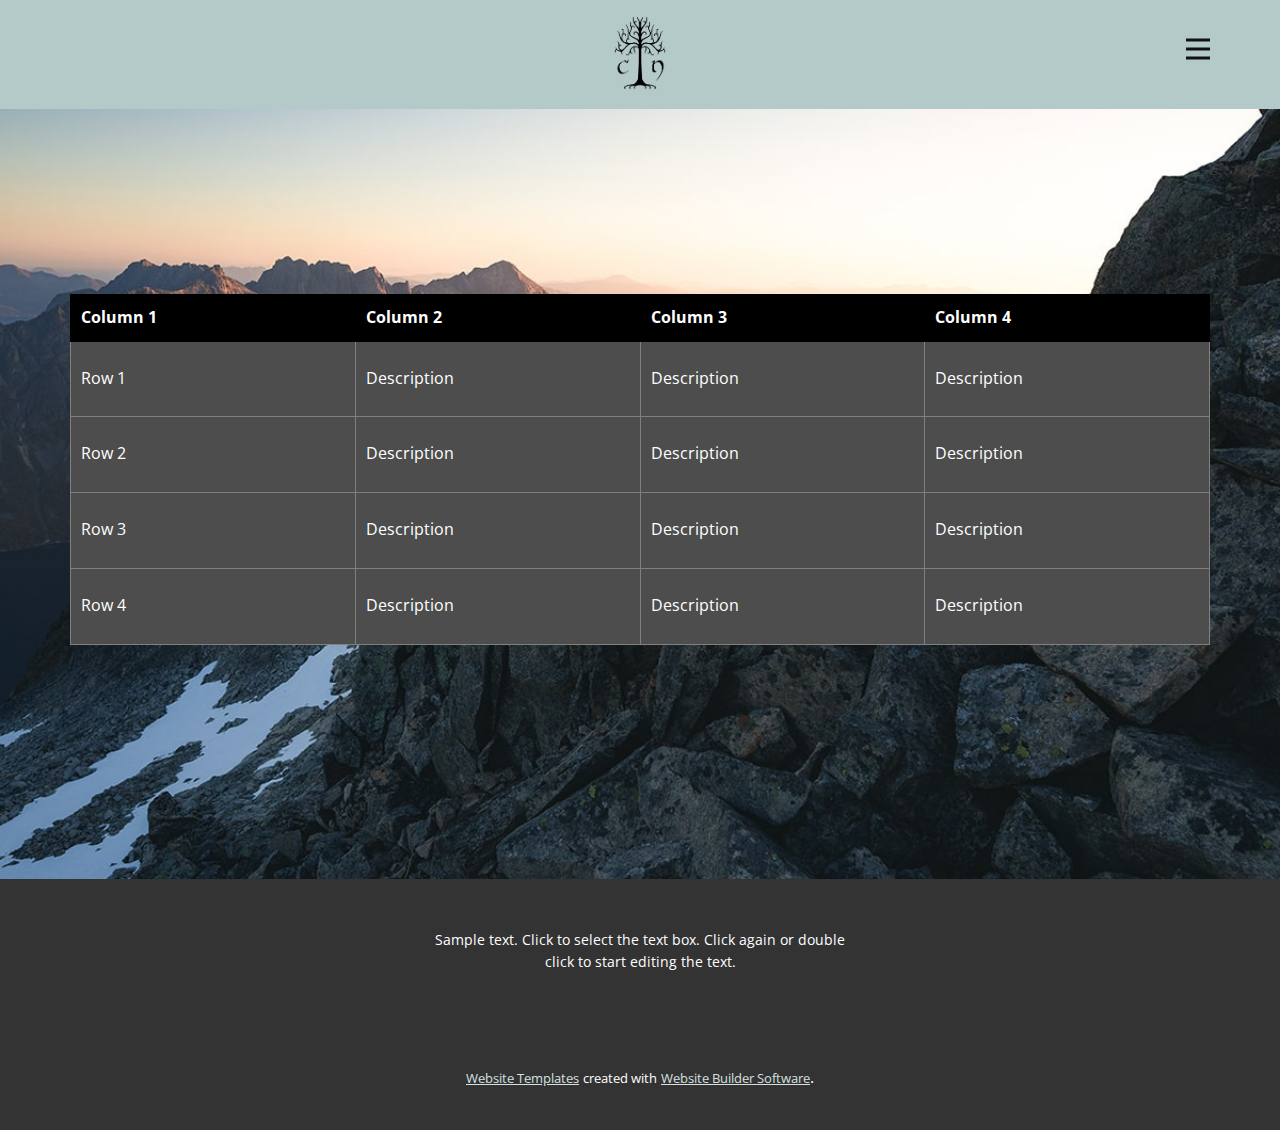
<file: Page-1.html>
<!DOCTYPE html>
<html style="font-size: 16px;" lang="en"><head>
    <meta name="viewport" content="width=device-width, initial-scale=1.0">
    <meta charset="utf-8">
    <meta name="keywords" content="">
    <meta name="description" content="">
    <title>Page 1</title>
    <link rel="stylesheet" href="nicepage.css" media="screen">
<link rel="stylesheet" href="Page-1.css" media="screen">
    <script class="u-script" type="text/javascript" src="jquery.js" defer=""></script>
    <script class="u-script" type="text/javascript" src="nicepage.js" defer=""></script>
    <meta name="generator" content="Nicepage 5.9.6, nicepage.com">
    <link id="u-theme-google-font" rel="stylesheet" href="https://fonts.googleapis.com/css?family=Playfair+Display:400,400i,500,500i,600,600i,700,700i,800,800i,900,900i|Open+Sans:300,300i,400,400i,500,500i,600,600i,700,700i,800,800i">
    
    
    <script type="application/ld+json">{
		"@context": "http://schema.org",
		"@type": "Organization",
		"name": "",
		"logo": "images/Tree_of_Gondor_Stars_CN-03_BG.png"
}</script>
    <meta name="theme-color" content="#476160">
    <meta property="og:title" content="Page 1">
    <meta property="og:type" content="website">
  <meta data-intl-tel-input-cdn-path="intlTelInput/"></head>
  <body class="u-body u-xl-mode" data-lang="en"><header class="u-clearfix u-header u-palette-1-light-1 u-header" id="sec-a7b1"><div class="u-clearfix u-sheet u-sheet-1">
        <a href="https://nicepage.com" class="u-align-center u-image u-logo u-image-1" data-image-width="1801" data-image-height="1720">
          <img src="images/Tree_of_Gondor_Stars_CN-03_BG.png" class="u-logo-image u-logo-image-1">
        </a>
        <nav class="u-menu u-menu-hamburger u-menu-open-right u-offcanvas u-menu-1" data-responsive-from="XL">
          <div class="menu-collapse" style="font-size: 1rem; letter-spacing: 0px; font-weight: 700;" wfd-invisible="true">
            <a class="u-button-style u-custom-border u-custom-border-color u-custom-borders u-custom-left-right-menu-spacing u-custom-padding-bottom u-custom-text-color u-custom-top-bottom-menu-spacing u-nav-link u-text-active-palette-1-base u-text-hover-palette-2-base" href="#">
              <svg class="u-svg-link" viewBox="0 0 24 24"><use xmlns:xlink="http://www.w3.org/1999/xlink" xlink:href="#menu-hamburger"></use></svg>
              <svg class="u-svg-content" version="1.1" id="menu-hamburger" viewBox="0 0 16 16" x="0px" y="0px" xmlns:xlink="http://www.w3.org/1999/xlink" xmlns="http://www.w3.org/2000/svg"><g><rect y="1" width="16" height="2"></rect><rect y="7" width="16" height="2"></rect><rect y="13" width="16" height="2"></rect>
</g></svg>
            </a>
          </div>
          <div class="u-custom-menu u-nav-container">
            <ul class="u-nav u-spacing-20 u-unstyled u-nav-1"><li class="u-nav-item"><a class="u-button-style u-nav-link u-text-active-palette-1-base u-text-grey-90 u-text-hover-palette-2-base" href="Home.html" style="padding: 10px;">Home</a>
</li><li class="u-nav-item"><a class="u-button-style u-nav-link u-text-active-palette-1-base u-text-grey-90 u-text-hover-palette-2-base" href="Games.html" style="padding: 10px;">Games</a>
</li><li class="u-nav-item"><a class="u-button-style u-nav-link u-text-active-palette-1-base u-text-grey-90 u-text-hover-palette-2-base" href="About.html" style="padding: 10px;">About</a>
</li><li class="u-nav-item"><a class="u-button-style u-nav-link u-text-active-palette-1-base u-text-grey-90 u-text-hover-palette-2-base" href="Photos.html" style="padding: 10px;">Photos</a>
</li></ul>
          </div>
          <div class="u-custom-menu u-nav-container-collapse" wfd-invisible="true">
            <div class="u-black u-container-style u-inner-container-layout u-opacity u-opacity-70 u-sidenav">
              <div class="u-inner-container-layout u-sidenav-overflow">
                <div class="u-menu-close"></div>
                <ul class="u-align-center u-nav u-popupmenu-items u-unstyled u-nav-2"><li class="u-nav-item"><a class="u-button-style u-nav-link" href="Home.html">Home</a>
</li><li class="u-nav-item"><a class="u-button-style u-nav-link" href="Games.html">Games</a>
</li><li class="u-nav-item"><a class="u-button-style u-nav-link" href="About.html">About</a>
</li><li class="u-nav-item"><a class="u-button-style u-nav-link" href="Photos.html">Photos</a>
</li></ul>
              </div>
            </div>
            <div class="u-black u-menu-overlay u-opacity u-opacity-45" wfd-invisible="true"></div>
          </div>
        </nav>
      </div></header>
    <section class="u-align-center u-clearfix u-image u-section-1" id="sec-8722" data-image-width="1200" data-image-height="800">
      <div class="u-clearfix u-sheet u-sheet-1">
        <div class="u-expanded-width u-table u-table-responsive u-table-1">
          <table class="u-table-entity u-table-entity-1">
            <colgroup>
              <col width="25%">
              <col width="25%">
              <col width="25%">
              <col width="25%">
            </colgroup>
            <thead class="u-black u-table-header u-table-header-1">
              <tr style="height: 21px;">
                <th class="u-border-1 u-border-black u-table-cell">Column 1 </th>
                <th class="u-border-1 u-border-black u-table-cell">Column 2 </th>
                <th class="u-border-1 u-border-black u-table-cell">Column 3 </th>
                <th class="u-border-1 u-border-black u-table-cell">Column 4 </th>
              </tr>
            </thead>
            <tbody class="u-grey-70 u-table-body u-table-body-1">
              <tr style="height: 75px;">
                <td class="u-border-1 u-border-grey-50 u-table-cell">Row 1</td>
                <td class="u-border-1 u-border-grey-50 u-table-cell">Description</td>
                <td class="u-border-1 u-border-grey-50 u-table-cell">Description</td>
                <td class="u-border-1 u-border-grey-50 u-table-cell">Description</td>
              </tr>
              <tr style="height: 76px;">
                <td class="u-border-1 u-border-grey-50 u-table-cell">Row 2</td>
                <td class="u-border-1 u-border-grey-50 u-table-cell">Description</td>
                <td class="u-border-1 u-border-grey-50 u-table-cell">Description</td>
                <td class="u-border-1 u-border-grey-50 u-table-cell">Description</td>
              </tr>
              <tr style="height: 76px;">
                <td class="u-border-1 u-border-grey-50 u-table-cell">Row 3</td>
                <td class="u-border-1 u-border-grey-50 u-table-cell">Description</td>
                <td class="u-border-1 u-border-grey-50 u-table-cell">Description</td>
                <td class="u-border-1 u-border-grey-50 u-table-cell">Description</td>
              </tr>
              <tr style="height: 76px;">
                <td class="u-border-1 u-border-grey-50 u-table-cell">Row 4</td>
                <td class="u-border-1 u-border-grey-50 u-table-cell">Description</td>
                <td class="u-border-1 u-border-grey-50 u-table-cell">Description</td>
                <td class="u-border-1 u-border-grey-50 u-table-cell">Description</td>
              </tr>
            </tbody>
          </table>
        </div>
      </div>
    </section>
    
    
    <footer class="u-align-center u-clearfix u-footer u-grey-80 u-footer" id="sec-6c1d"><div class="u-clearfix u-sheet u-sheet-1">
        <p class="u-small-text u-text u-text-variant u-text-1">Sample text. Click to select the text box. Click again or double click to start editing the text.</p>
      </div></footer>
    <section class="u-backlink u-clearfix u-grey-80">
      <a class="u-link" href="https://nicepage.com/website-templates" target="_blank">
        <span>Website Templates</span>
      </a>
      <p class="u-text">
        <span>created with</span>
      </p>
      <a class="u-link" href="" target="_blank">
        <span>Website Builder Software</span>
      </a>. 
    </section>
  
</body></html>
</file>
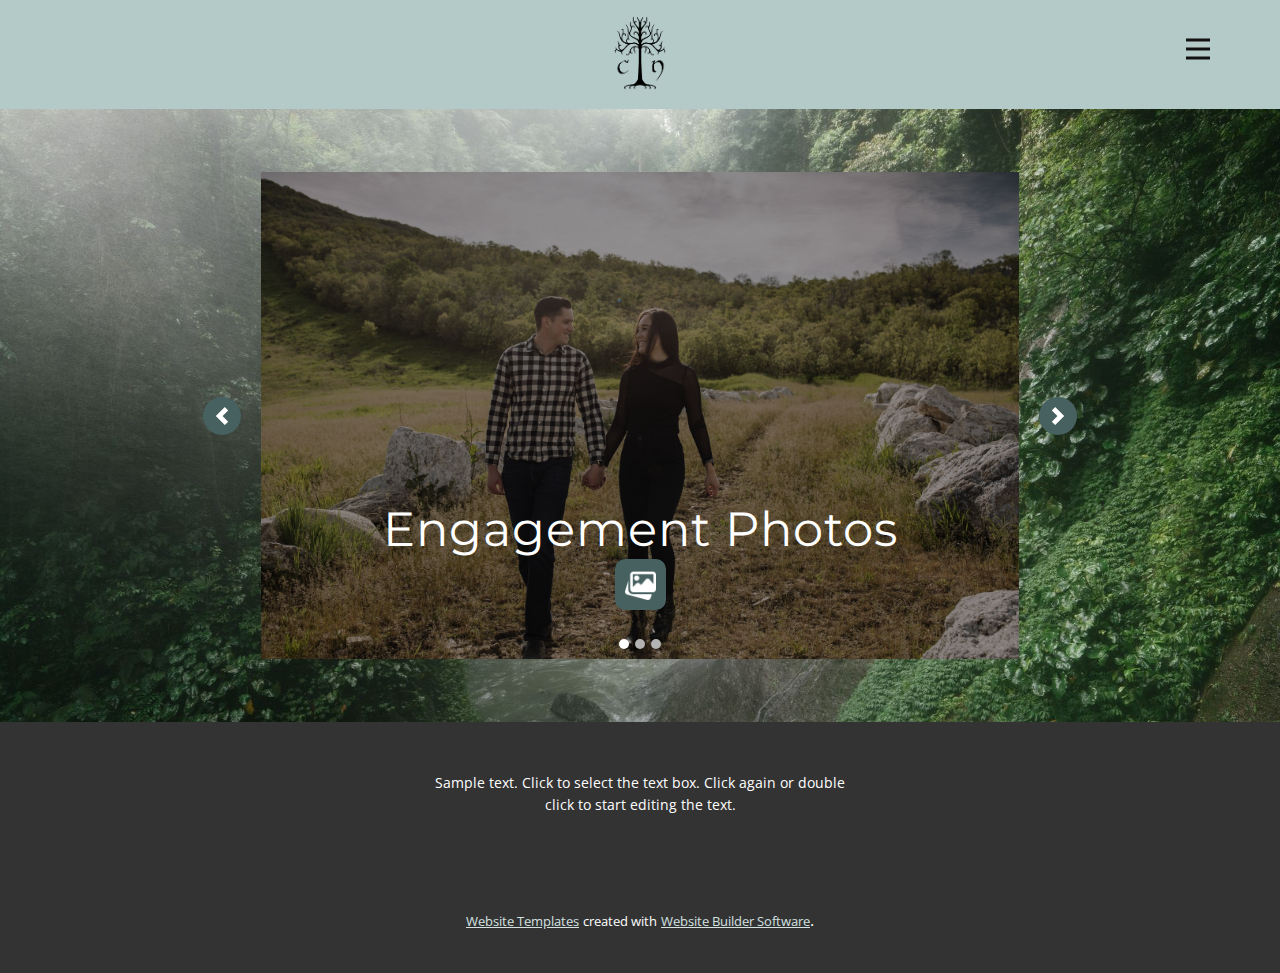
<file: Photos.html>
<!DOCTYPE html>
<html style="font-size: 16px;" lang="en"><head>
    <meta name="viewport" content="width=device-width, initial-scale=1.0">
    <meta charset="utf-8">
    <meta name="keywords" content="Engagement Photos">
    <meta name="description" content="">
    <title>Photos</title>
    <link rel="stylesheet" href="nicepage.css" media="screen">
<link rel="stylesheet" href="Photos.css" media="screen">
    <script class="u-script" type="text/javascript" src="jquery.js" defer=""></script>
    <script class="u-script" type="text/javascript" src="nicepage.js" defer=""></script>
    <meta name="generator" content="Nicepage 5.9.6, nicepage.com">
    <link id="u-theme-google-font" rel="stylesheet" href="https://fonts.googleapis.com/css?family=Playfair+Display:400,400i,500,500i,600,600i,700,700i,800,800i,900,900i|Open+Sans:300,300i,400,400i,500,500i,600,600i,700,700i,800,800i">
    <link id="u-page-google-font" rel="stylesheet" href="https://fonts.googleapis.com/css?family=Montserrat:100,100i,200,200i,300,300i,400,400i,500,500i,600,600i,700,700i,800,800i,900,900i">
    
    
    <script type="application/ld+json">{
		"@context": "http://schema.org",
		"@type": "Organization",
		"name": "",
		"logo": "images/Tree_of_Gondor_Stars_CN-03_BG.png"
}</script>
    <meta name="theme-color" content="#476160">
    <meta property="og:title" content="Photos">
    <meta property="og:type" content="website">
  <meta data-intl-tel-input-cdn-path="intlTelInput/"></head>
  <body class="u-body u-xl-mode" data-lang="en"><header class="u-clearfix u-header u-palette-1-light-1 u-header" id="sec-a7b1"><div class="u-clearfix u-sheet u-sheet-1">
        <a href="https://nicepage.com" class="u-align-center u-image u-logo u-image-1" data-image-width="1801" data-image-height="1720">
          <img src="images/Tree_of_Gondor_Stars_CN-03_BG.png" class="u-logo-image u-logo-image-1">
        </a>
        <nav class="u-menu u-menu-hamburger u-menu-open-right u-offcanvas u-menu-1" data-responsive-from="XL">
          <div class="menu-collapse" style="font-size: 1rem; letter-spacing: 0px; font-weight: 700;" wfd-invisible="true">
            <a class="u-button-style u-custom-border u-custom-border-color u-custom-borders u-custom-left-right-menu-spacing u-custom-padding-bottom u-custom-text-color u-custom-top-bottom-menu-spacing u-nav-link u-text-active-palette-1-base u-text-hover-palette-2-base" href="#">
              <svg class="u-svg-link" viewBox="0 0 24 24"><use xmlns:xlink="http://www.w3.org/1999/xlink" xlink:href="#menu-hamburger"></use></svg>
              <svg class="u-svg-content" version="1.1" id="menu-hamburger" viewBox="0 0 16 16" x="0px" y="0px" xmlns:xlink="http://www.w3.org/1999/xlink" xmlns="http://www.w3.org/2000/svg"><g><rect y="1" width="16" height="2"></rect><rect y="7" width="16" height="2"></rect><rect y="13" width="16" height="2"></rect>
</g></svg>
            </a>
          </div>
          <div class="u-custom-menu u-nav-container">
            <ul class="u-nav u-spacing-20 u-unstyled u-nav-1"><li class="u-nav-item"><a class="u-button-style u-nav-link u-text-active-palette-1-base u-text-grey-90 u-text-hover-palette-2-base" href="Home.html" style="padding: 10px;">Home</a>
</li><li class="u-nav-item"><a class="u-button-style u-nav-link u-text-active-palette-1-base u-text-grey-90 u-text-hover-palette-2-base" href="Games.html" style="padding: 10px;">Games</a>
</li><li class="u-nav-item"><a class="u-button-style u-nav-link u-text-active-palette-1-base u-text-grey-90 u-text-hover-palette-2-base" href="About.html" style="padding: 10px;">About</a>
</li><li class="u-nav-item"><a class="u-button-style u-nav-link u-text-active-palette-1-base u-text-grey-90 u-text-hover-palette-2-base" href="Photos.html" style="padding: 10px;">Photos</a>
</li></ul>
          </div>
          <div class="u-custom-menu u-nav-container-collapse" wfd-invisible="true">
            <div class="u-black u-container-style u-inner-container-layout u-opacity u-opacity-70 u-sidenav">
              <div class="u-inner-container-layout u-sidenav-overflow">
                <div class="u-menu-close"></div>
                <ul class="u-align-center u-nav u-popupmenu-items u-unstyled u-nav-2"><li class="u-nav-item"><a class="u-button-style u-nav-link" href="Home.html">Home</a>
</li><li class="u-nav-item"><a class="u-button-style u-nav-link" href="Games.html">Games</a>
</li><li class="u-nav-item"><a class="u-button-style u-nav-link" href="About.html">About</a>
</li><li class="u-nav-item"><a class="u-button-style u-nav-link" href="Photos.html">Photos</a>
</li></ul>
              </div>
            </div>
            <div class="u-black u-menu-overlay u-opacity u-opacity-45" wfd-invisible="true"></div>
          </div>
        </nav>
      </div></header>
    <section class="u-align-center u-clearfix u-image u-section-1" id="sec-6608" data-image-width="6000" data-image-height="4002">
      <div class="u-clearfix u-sheet u-valign-middle u-sheet-1">
        <div id="carousel-bd35" data-interval="5000" data-u-ride="carousel" class="u-carousel u-expanded-width-sm u-expanded-width-xs u-slider u-slider-1">
          <ol class="u-absolute-hcenter u-carousel-indicators u-carousel-indicators-1">
            <li data-u-target="#carousel-bd35" class="u-active u-active-white u-grey-30 u-shape-circle" data-u-slide-to="0" style="width: 10px; height: 10px;"></li>
            <li data-u-target="#carousel-bd35" class="u-active-white u-grey-30 u-shape-circle" data-u-slide-to="1" style="width: 10px; height: 10px;"></li>
            <li data-u-target="#carousel-bd35" class="u-active-white u-grey-30 u-shape-circle" data-u-slide-to="2" style="width: 10px; height: 10px;"></li>
          </ol>
          <div class="u-carousel-inner" role="listbox">
            <div class="u-active u-align-center u-carousel-item u-container-style u-image u-shading u-slide u-image-1" data-image-width="5760" data-image-height="3840">
              <div class="u-container-layout u-container-layout-1">
                <h2 class="u-custom-font u-font-montserrat u-text u-text-1">Engagement Photos</h2><span class="u-file-icon u-icon u-icon-rounded u-palette-1-base u-radius-10 u-text-white u-icon-1" data-href="https://drive.google.com/drive/folders/18Dkg9XY7GgudNWyHK77vRivD8U1PQrB0?usp=share_link" data-target="_blank"><img src="images/3342176-a982e2e9.png" alt=""></span>
              </div>
            </div>
            <div class="u-align-center u-carousel-item u-container-style u-image u-shading u-slide u-image-2" data-image-width="1460" data-image-height="1095">
              <div class="u-container-layout u-container-layout-2">
                <h2 class="u-custom-font u-font-montserrat u-text u-text-2">Engagement</h2><span class="u-file-icon u-icon u-icon-rounded u-palette-1-base u-radius-10 u-text-white u-icon-2" data-href="https://drive.google.com/drive/folders/1gYfjWQdyno2Bcp8MT3y_U8gMezPMMxIW?usp=share_link" data-target="_blank"><img src="images/3342176-a982e2e9.png" alt=""></span>
              </div>
            </div>
            <div class="u-align-center u-carousel-item u-container-style u-image u-slide u-image-3" data-image-width="2000" data-image-height="1500">
              <div class="u-container-layout u-container-layout-3">
                <h2 class="u-custom-font u-font-montserrat u-text u-text-body-alt-color u-text-3">McCall </h2><span class="u-file-icon u-icon u-icon-rounded u-palette-1-base u-radius-10 u-text-white u-icon-3" data-href="https://drive.google.com/drive/folders/1GqPUAJnbNHn4MfSefFIxHYOQBYQy8kQc?usp=share_link" data-target="_blank"><img src="images/3342176-a982e2e9.png" alt=""></span>
              </div>
            </div>
          </div>
          <a class="u-absolute-vcenter u-carousel-control u-carousel-control-prev u-hidden-sm u-hidden-xs u-icon-circle u-palette-1-base u-spacing-9 u-carousel-control-1" href="#carousel-bd35" role="button" data-u-slide="prev">
            <span aria-hidden="true">
              <svg viewBox="0 0 8 8"><path d="M5.25 0l-4 4 4 4 1.5-1.5-2.5-2.5 2.5-2.5-1.5-1.5z"></path></svg>
            </span>
            <span class="sr-only">
              <svg viewBox="0 0 8 8"><path d="M5.25 0l-4 4 4 4 1.5-1.5-2.5-2.5 2.5-2.5-1.5-1.5z"></path></svg>
            </span>
          </a>
          <a class="u-absolute-vcenter u-carousel-control u-carousel-control-next u-hidden-sm u-hidden-xs u-icon-circle u-palette-1-base u-spacing-9 u-carousel-control-2" href="#carousel-bd35" role="button" data-u-slide="next">
            <span aria-hidden="true">
              <svg viewBox="0 0 8 8"><path d="M2.75 0l-1.5 1.5 2.5 2.5-2.5 2.5 1.5 1.5 4-4-4-4z"></path></svg>
            </span>
            <span class="sr-only">
              <svg viewBox="0 0 8 8"><path d="M2.75 0l-1.5 1.5 2.5 2.5-2.5 2.5 1.5 1.5 4-4-4-4z"></path></svg>
            </span>
          </a>
        </div>
      </div>
      <style data-mode="XXL">@media (max-width: 0px) {
  .u-section-1 .u-sheet-1 {
    min-height: 613px;
  }
  .u-section-1 .u-slider-1 {
    width: 758px;
    min-height: 478px;
    height: auto;
    margin-top: 60px;
    margin-bottom: 60px;
    margin-left: auto;
    margin-right: auto;
  }
  .u-section-1 .u-carousel-indicators-1 {
    position: absolute;
    bottom: 10px;
    width: auto;
    height: auto;
  }
  .u-section-1 .u-image-1 {
    background-image: linear-gradient(0deg, rgba(0,0,0,0.4), rgba(0,0,0,0.4)), url("[data-uri]");
    background-position: 50% 50%;
  }
  .u-section-1 .u-container-layout-1 {
    padding-top: 30px;
    padding-bottom: 30px;
    padding-left: 60px;
    padding-right: 60px;
  }
  .u-section-1 .u-text-1 {
    margin-top: 0;
    margin-bottom: 0;
    margin-left: auto;
    margin-right: auto;
  }
  .u-block-15d3-33 {
    width: 409px;
    margin-top: 20px;
    margin-left: auto;
    margin-right: auto;
    margin-bottom: 0;
  }
  .u-block-15d3-34 {
    border-style: none;
    font-weight: 700;
    text-transform: uppercase;
    font-size: 0.875rem;
    letter-spacing: 1px;
    background-image: none;
    margin-top: 30px;
    margin-left: auto;
    margin-right: auto;
    margin-bottom: 0;
  }
  .u-section-1 .u-image-2 {
    background-image: linear-gradient(0deg, rgba(0,0,0,0.4), rgba(0,0,0,0.4)), url("[data-uri]");
    background-position: 50% 50%;
  }
  .u-section-1 .u-container-layout-2 {
    padding-top: 30px;
    padding-bottom: 30px;
    padding-left: 60px;
    padding-right: 60px;
  }
  .u-block-15d3-37 {
    margin-top: 0;
    margin-bottom: 0;
    margin-left: auto;
    margin-right: auto;
  }
  .u-block-15d3-38 {
    width: 409px;
    margin-top: 20px;
    margin-left: auto;
    margin-right: auto;
    margin-bottom: 0;
  }
  .u-block-15d3-39 {
    border-style: none;
    font-weight: 700;
    text-transform: uppercase;
    font-size: 0.875rem;
    letter-spacing: 1px;
    background-image: none;
    margin-top: 30px;
    margin-left: auto;
    margin-right: auto;
    margin-bottom: 0;
  }
  .u-section-1 .u-carousel-control-1 {
    width: 38px;
    height: 38px;
    background-image: none;
    left: -58px;
    position: absolute;
    right: auto;
  }
  .u-section-1 .u-carousel-control-2 {
    width: 38px;
    height: 38px;
    background-image: none;
    left: auto;
    position: absolute;
    right: -58px;
  }
}</style>
    </section>
    
    
    <footer class="u-align-center u-clearfix u-footer u-grey-80 u-footer" id="sec-6c1d"><div class="u-clearfix u-sheet u-sheet-1">
        <p class="u-small-text u-text u-text-variant u-text-1">Sample text. Click to select the text box. Click again or double click to start editing the text.</p>
      </div></footer>
    <section class="u-backlink u-clearfix u-grey-80">
      <a class="u-link" href="https://nicepage.com/website-templates" target="_blank">
        <span>Website Templates</span>
      </a>
      <p class="u-text">
        <span>created with</span>
      </p>
      <a class="u-link" href="" target="_blank">
        <span>Website Builder Software</span>
      </a>. 
    </section>
  
</body></html>
</file>
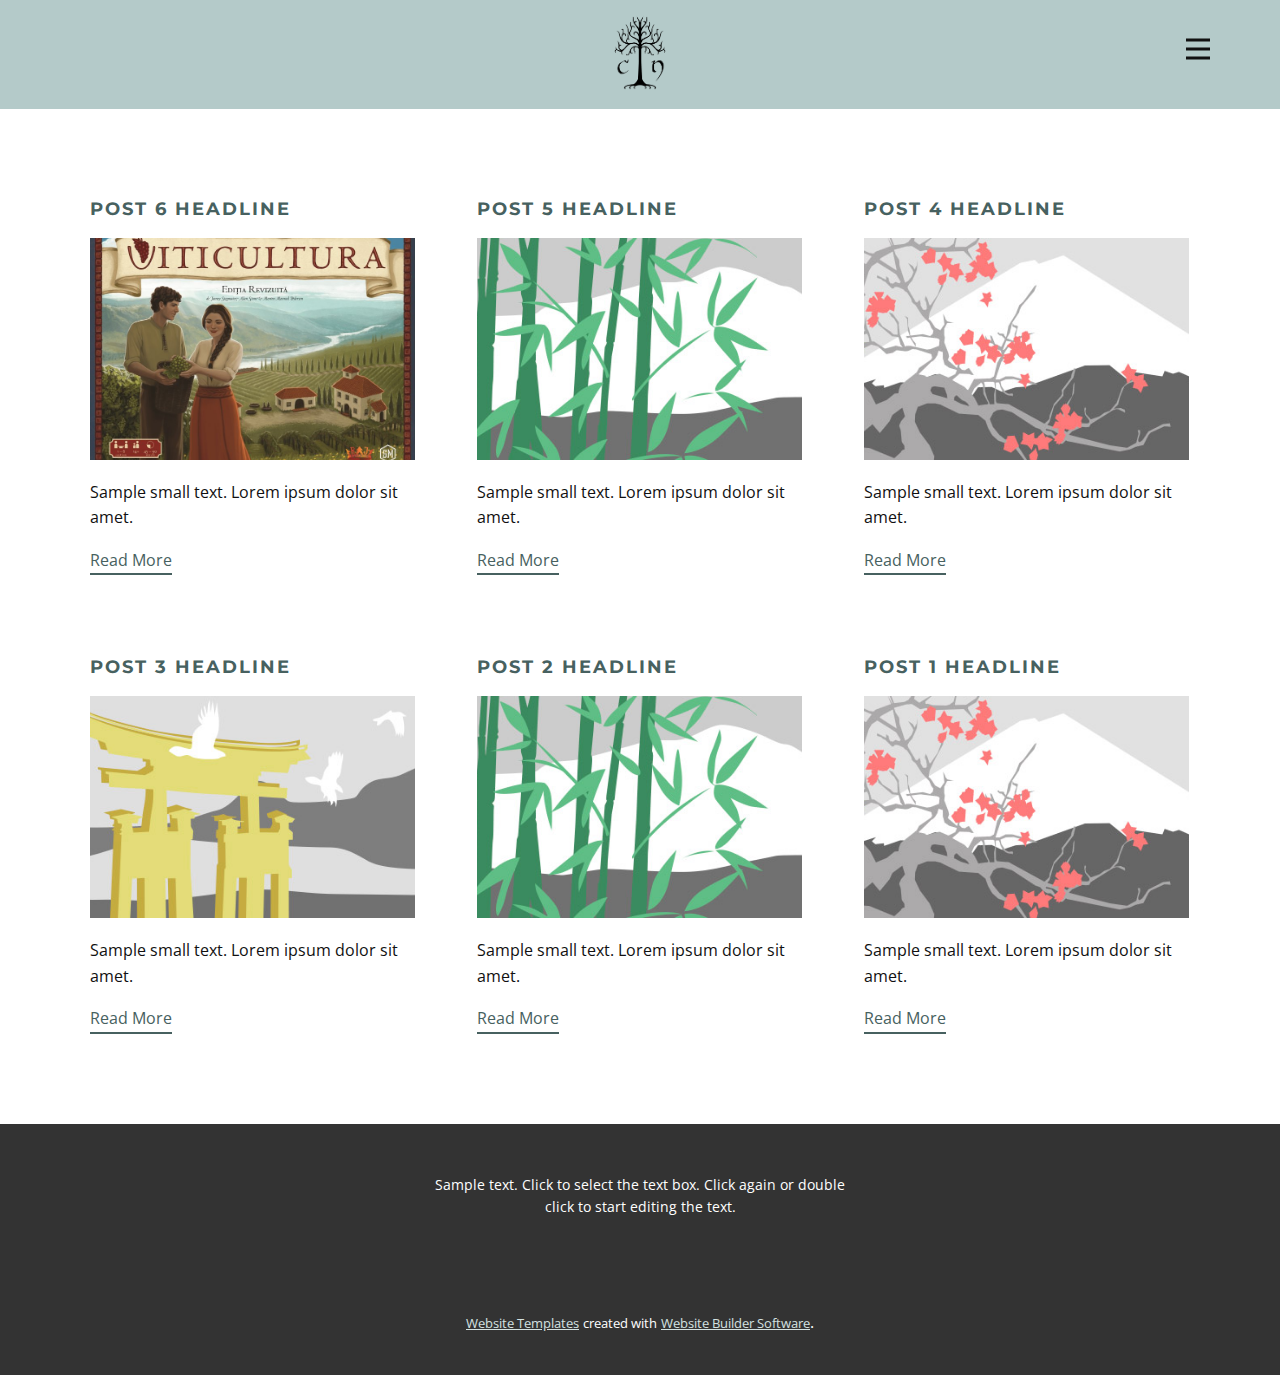
<file: blog/blog.html>
<!DOCTYPE html>
<html style="font-size: 16px;" lang="en"><head>
    <meta name="viewport" content="width=device-width, initial-scale=1.0">
    <meta charset="utf-8">
    <meta name="keywords" content="">
    <meta name="description" content="">
    <title>Blog Template</title>
    <link rel="stylesheet" href="../nicepage.css" media="screen">
<link rel="stylesheet" href="../Blog-Template.css" media="screen">
    <script class="u-script" type="text/javascript" src="../jquery.js" defer=""></script>
    <script class="u-script" type="text/javascript" src="../nicepage.js" defer=""></script>
    <meta name="generator" content="Nicepage 5.9.6, nicepage.com">
    <link id="u-theme-google-font" rel="stylesheet" href="https://fonts.googleapis.com/css?family=Playfair+Display:400,400i,500,500i,600,600i,700,700i,800,800i,900,900i|Open+Sans:300,300i,400,400i,500,500i,600,600i,700,700i,800,800i">
    <link id="u-page-google-font" rel="stylesheet" href="https://fonts.googleapis.com/css?family=Montserrat:100,100i,200,200i,300,300i,400,400i,500,500i,600,600i,700,700i,800,800i,900,900i">
    
    
    <script type="application/ld+json">{
		"@context": "http://schema.org",
		"@type": "Organization",
		"name": "",
		"logo": "images/Tree_of_Gondor_Stars_CN-03_BG.png"
}</script>
    <meta name="theme-color" content="#476160">
  <meta data-intl-tel-input-cdn-path="intlTelInput/"></head>
  <body class="u-body u-xl-mode" data-lang="en"><header class="u-clearfix u-header u-palette-1-light-1 u-header" id="sec-a7b1"><div class="u-clearfix u-sheet u-sheet-1">
        <a href="https://nicepage.com" class="u-align-center u-image u-logo u-image-1" data-image-width="1801" data-image-height="1720">
          <img src="../images/Tree_of_Gondor_Stars_CN-03_BG.png" class="u-logo-image u-logo-image-1">
        </a>
        <nav class="u-menu u-menu-hamburger u-menu-open-right u-offcanvas u-menu-1" data-responsive-from="XL">
          <div class="menu-collapse" style="font-size: 1rem; letter-spacing: 0px; font-weight: 700;" wfd-invisible="true">
            <a class="u-button-style u-custom-border u-custom-border-color u-custom-borders u-custom-left-right-menu-spacing u-custom-padding-bottom u-custom-text-color u-custom-top-bottom-menu-spacing u-nav-link u-text-active-palette-1-base u-text-hover-palette-2-base" href="#">
              <svg class="u-svg-link" viewBox="0 0 24 24"><use xmlns:xlink="http://www.w3.org/1999/xlink" xlink:href="#menu-hamburger"></use></svg>
              <svg class="u-svg-content" version="1.1" id="menu-hamburger" viewBox="0 0 16 16" x="0px" y="0px" xmlns:xlink="http://www.w3.org/1999/xlink" xmlns="http://www.w3.org/2000/svg"><g><rect y="1" width="16" height="2"></rect><rect y="7" width="16" height="2"></rect><rect y="13" width="16" height="2"></rect>
</g></svg>
            </a>
          </div>
          <div class="u-custom-menu u-nav-container">
            <ul class="u-nav u-spacing-20 u-unstyled u-nav-1"><li class="u-nav-item"><a class="u-button-style u-nav-link u-text-active-palette-1-base u-text-grey-90 u-text-hover-palette-2-base" href="../Home.html" style="padding: 10px;">Home</a>
</li><li class="u-nav-item"><a class="u-button-style u-nav-link u-text-active-palette-1-base u-text-grey-90 u-text-hover-palette-2-base" href="../Games.html" style="padding: 10px;">Games</a>
</li><li class="u-nav-item"><a class="u-button-style u-nav-link u-text-active-palette-1-base u-text-grey-90 u-text-hover-palette-2-base" href="../About.html" style="padding: 10px;">About</a>
</li><li class="u-nav-item"><a class="u-button-style u-nav-link u-text-active-palette-1-base u-text-grey-90 u-text-hover-palette-2-base" href="../Photos.html" style="padding: 10px;">Photos</a>
</li></ul>
          </div>
          <div class="u-custom-menu u-nav-container-collapse" wfd-invisible="true">
            <div class="u-black u-container-style u-inner-container-layout u-opacity u-opacity-70 u-sidenav">
              <div class="u-inner-container-layout u-sidenav-overflow">
                <div class="u-menu-close"></div>
                <ul class="u-align-center u-nav u-popupmenu-items u-unstyled u-nav-2"><li class="u-nav-item"><a class="u-button-style u-nav-link" href="../Home.html">Home</a>
</li><li class="u-nav-item"><a class="u-button-style u-nav-link" href="../Games.html">Games</a>
</li><li class="u-nav-item"><a class="u-button-style u-nav-link" href="../About.html">About</a>
</li><li class="u-nav-item"><a class="u-button-style u-nav-link" href="../Photos.html">Photos</a>
</li></ul>
              </div>
            </div>
            <div class="u-black u-menu-overlay u-opacity u-opacity-45" wfd-invisible="true"></div>
          </div>
        </nav>
      </div></header>
    <section class="u-clearfix u-section-1" id="sec-c547">
      <div class="u-clearfix u-sheet u-valign-middle u-sheet-1"><!--blog--><!--blog_options_json--><!--{"type":"Recent","source":"","tags":"","count":""}--><!--/blog_options_json-->
        <div class="u-blog u-expanded-width u-repeater u-repeater-1"><!--blog_post-->
          <div class="u-blog-post u-container-style u-repeater-item u-white u-repeater-item-1">
            <div class="u-container-layout u-similar-container u-valign-top u-container-layout-1"><!--blog_post_header-->
              <h4 class="u-blog-control u-text u-text-1">
                <a class="u-post-header-link" href="../blog/post-5.html">Post 6 Headline</a>
              </h4><!--/blog_post_header--><!--blog_post_image-->
              <a class="u-post-header-link" href="../blog/post-5.html"><img alt="" class="u-blog-control u-expanded-width u-image u-image-default u-image-1" src="../images/viticulture.jpg"></a><!--/blog_post_image--><!--blog_post_content-->
              <div class="u-blog-control u-post-content u-text u-text-2 fr-view">Sample small text. Lorem ipsum dolor sit amet.</div><!--/blog_post_content--><!--blog_post_readmore-->
              <a href="../blog/post-5.html" class="u-blog-control u-border-2 u-border-palette-1-base u-btn u-btn-rectangle u-button-style u-none u-btn-1"><!--blog_post_readmore_content--><!--options_json--><!--{"content":"","defaultValue":"Read More"}--><!--/options_json-->Read More<!--/blog_post_readmore_content--></a><!--/blog_post_readmore-->
            </div>
          </div><div class="u-blog-post u-container-style u-repeater-item u-video-cover u-white">
            <div class="u-container-layout u-similar-container u-valign-top u-container-layout-2"><!--blog_post_header-->
              <h4 class="u-blog-control u-text u-text-3">
                <a class="u-post-header-link" href="../blog/post-4.html">Post 5 Headline</a>
              </h4><!--/blog_post_header--><!--blog_post_image-->
              <a class="u-post-header-link" href="../blog/post-4.html"><img alt="" class="u-blog-control u-expanded-width u-image u-image-default u-image-2" src="../images/68f64b9d.jpeg"></a><!--/blog_post_image--><!--blog_post_content-->
              <div class="u-blog-control u-post-content u-text u-text-4 fr-view">Sample small text. Lorem ipsum dolor sit amet.</div><!--/blog_post_content--><!--blog_post_readmore-->
              <a href="../blog/post-4.html" class="u-blog-control u-border-2 u-border-palette-1-base u-btn u-btn-rectangle u-button-style u-none u-btn-2"><!--blog_post_readmore_content--><!--options_json--><!--{"content":"","defaultValue":"Read More"}--><!--/options_json-->Read More<!--/blog_post_readmore_content--></a><!--/blog_post_readmore-->
            </div>
          </div><div class="u-blog-post u-container-style u-repeater-item u-video-cover u-white">
            <div class="u-container-layout u-similar-container u-valign-top u-container-layout-3"><!--blog_post_header-->
              <h4 class="u-blog-control u-text u-text-5">
                <a class="u-post-header-link" href="../blog/post-3.html">Post 4 Headline</a>
              </h4><!--/blog_post_header--><!--blog_post_image-->
              <a class="u-post-header-link" href="../blog/post-3.html"><img alt="" class="u-blog-control u-expanded-width u-image u-image-default u-image-3" src="../images/0fd3416c.jpeg"></a><!--/blog_post_image--><!--blog_post_content-->
              <div class="u-blog-control u-post-content u-text u-text-6 fr-view">Sample small text. Lorem ipsum dolor sit amet.</div><!--/blog_post_content--><!--blog_post_readmore-->
              <a href="../blog/post-3.html" class="u-blog-control u-border-2 u-border-palette-1-base u-btn u-btn-rectangle u-button-style u-none u-btn-3"><!--blog_post_readmore_content--><!--options_json--><!--{"content":"","defaultValue":"Read More"}--><!--/options_json-->Read More<!--/blog_post_readmore_content--></a><!--/blog_post_readmore-->
            </div>
          </div><div class="u-blog-post u-container-style u-repeater-item u-white u-repeater-item-1">
            <div class="u-container-layout u-similar-container u-valign-top u-container-layout-1"><!--blog_post_header-->
              <h4 class="u-blog-control u-text u-text-1">
                <a class="u-post-header-link" href="../blog/post-2.html">Post 3 Headline</a>
              </h4><!--/blog_post_header--><!--blog_post_image-->
              <a class="u-post-header-link" href="../blog/post-2.html"><img alt="" class="u-blog-control u-expanded-width u-image u-image-default u-image-1" src="../images/8ad73f3c.jpeg"></a><!--/blog_post_image--><!--blog_post_content-->
              <div class="u-blog-control u-post-content u-text u-text-2 fr-view">Sample small text. Lorem ipsum dolor sit amet.</div><!--/blog_post_content--><!--blog_post_readmore-->
              <a href="../blog/post-2.html" class="u-blog-control u-border-2 u-border-palette-1-base u-btn u-btn-rectangle u-button-style u-none u-btn-1"><!--blog_post_readmore_content--><!--options_json--><!--{"content":"","defaultValue":"Read More"}--><!--/options_json-->Read More<!--/blog_post_readmore_content--></a><!--/blog_post_readmore-->
            </div>
          </div><div class="u-blog-post u-container-style u-repeater-item u-video-cover u-white">
            <div class="u-container-layout u-similar-container u-valign-top u-container-layout-2"><!--blog_post_header-->
              <h4 class="u-blog-control u-text u-text-3">
                <a class="u-post-header-link" href="../blog/post-1.html">Post 2 Headline</a>
              </h4><!--/blog_post_header--><!--blog_post_image-->
              <a class="u-post-header-link" href="../blog/post-1.html"><img alt="" class="u-blog-control u-expanded-width u-image u-image-default u-image-2" src="../images/68f64b9d.jpeg"></a><!--/blog_post_image--><!--blog_post_content-->
              <div class="u-blog-control u-post-content u-text u-text-4 fr-view">Sample small text. Lorem ipsum dolor sit amet.</div><!--/blog_post_content--><!--blog_post_readmore-->
              <a href="../blog/post-1.html" class="u-blog-control u-border-2 u-border-palette-1-base u-btn u-btn-rectangle u-button-style u-none u-btn-2"><!--blog_post_readmore_content--><!--options_json--><!--{"content":"","defaultValue":"Read More"}--><!--/options_json-->Read More<!--/blog_post_readmore_content--></a><!--/blog_post_readmore-->
            </div>
          </div><div class="u-blog-post u-container-style u-repeater-item u-video-cover u-white">
            <div class="u-container-layout u-similar-container u-valign-top u-container-layout-3"><!--blog_post_header-->
              <h4 class="u-blog-control u-text u-text-5">
                <a class="u-post-header-link" href="../blog/post.html">Post 1 Headline</a>
              </h4><!--/blog_post_header--><!--blog_post_image-->
              <a class="u-post-header-link" href="../blog/post.html"><img alt="" class="u-blog-control u-expanded-width u-image u-image-default u-image-3" src="../images/0fd3416c.jpeg"></a><!--/blog_post_image--><!--blog_post_content-->
              <div class="u-blog-control u-post-content u-text u-text-6 fr-view">Sample small text. Lorem ipsum dolor sit amet.</div><!--/blog_post_content--><!--blog_post_readmore-->
              <a href="../blog/post.html" class="u-blog-control u-border-2 u-border-palette-1-base u-btn u-btn-rectangle u-button-style u-none u-btn-3"><!--blog_post_readmore_content--><!--options_json--><!--{"content":"","defaultValue":"Read More"}--><!--/options_json-->Read More<!--/blog_post_readmore_content--></a><!--/blog_post_readmore-->
            </div>
          </div><!--/blog_post--><!--blog_post-->
          <!--/blog_post--><!--blog_post-->
          <!--/blog_post-->
        </div><!--/blog-->
      </div>
    </section>
    
    
    <footer class="u-align-center u-clearfix u-footer u-grey-80 u-footer" id="sec-6c1d"><div class="u-clearfix u-sheet u-sheet-1">
        <p class="u-small-text u-text u-text-variant u-text-1">Sample text. Click to select the text box. Click again or double click to start editing the text.</p>
      </div></footer>
    <section class="u-backlink u-clearfix u-grey-80">
      <a class="u-link" href="https://nicepage.com/website-templates" target="_blank">
        <span>Website Templates</span>
      </a>
      <p class="u-text">
        <span>created with</span>
      </p>
      <a class="u-link" href="" target="_blank">
        <span>Website Builder Software</span>
      </a>. 
    </section>
  
</body></html>
</file>
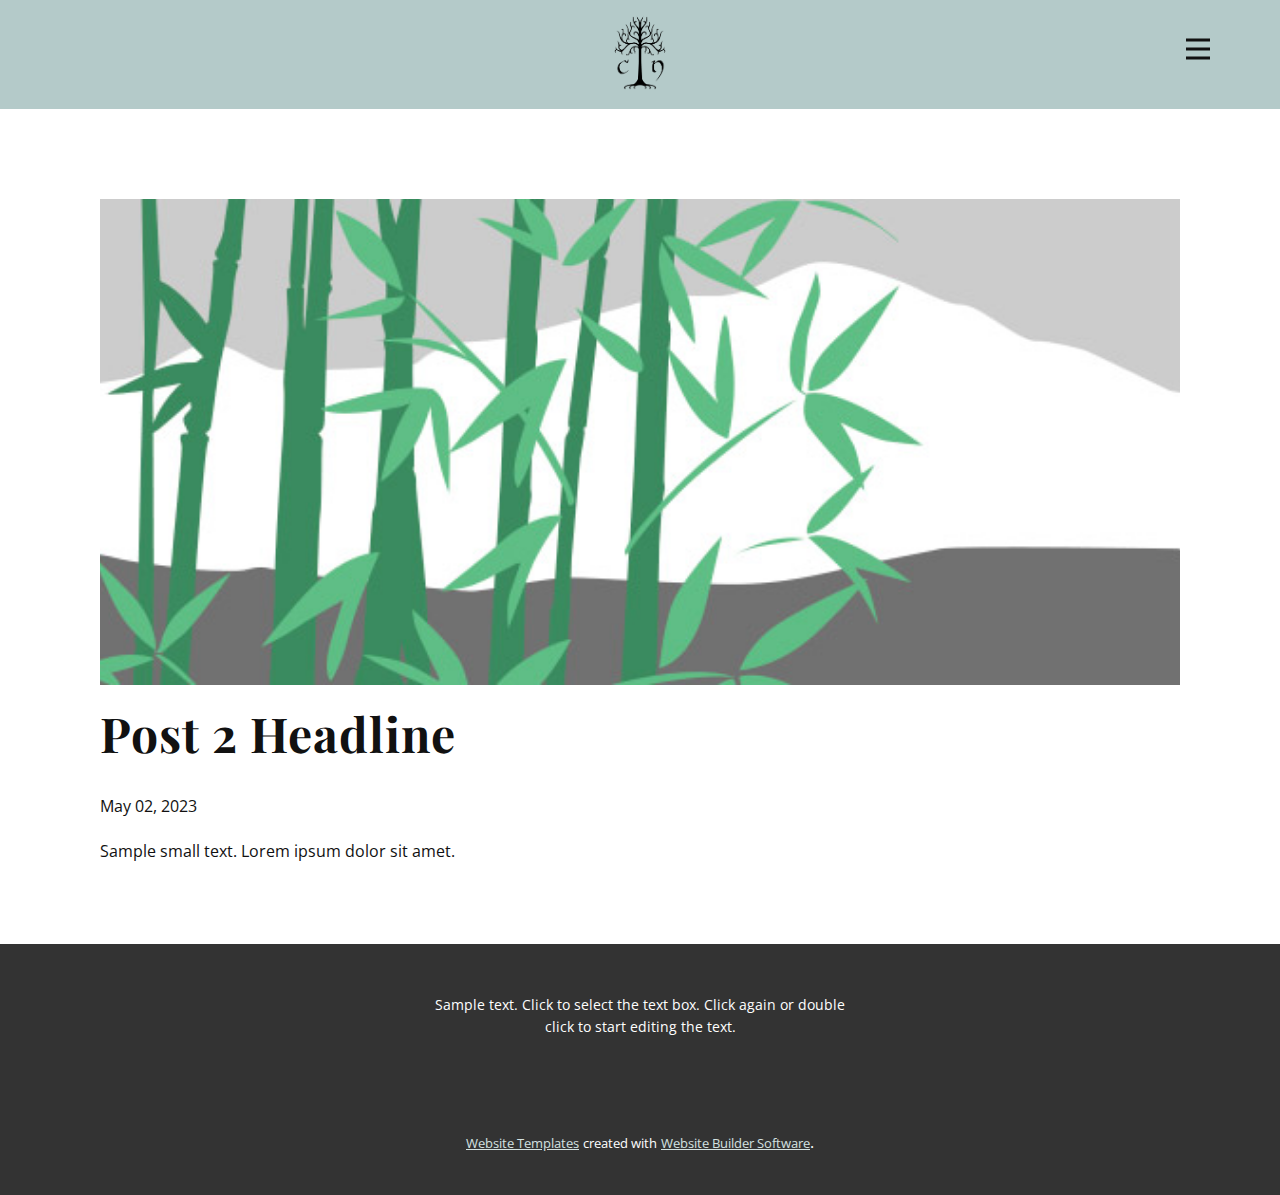
<file: blog/post-1.html>
<!DOCTYPE html>
<html style="font-size: 16px;" lang="en"><head>
    <meta name="viewport" content="width=device-width, initial-scale=1.0">
    <meta charset="utf-8">
    <meta name="keywords" content="Post 1 Headline">
    <meta name="description" content="">
    <title>Post 2 Headline</title>
    <link rel="stylesheet" href="../nicepage.css" media="screen">
<link rel="stylesheet" href="../Post-Template.css" media="screen">
    <script class="u-script" type="text/javascript" src="../jquery.js" defer=""></script>
    <script class="u-script" type="text/javascript" src="../nicepage.js" defer=""></script>
    <meta name="generator" content="Nicepage 5.9.6, nicepage.com">
    <link id="u-theme-google-font" rel="stylesheet" href="https://fonts.googleapis.com/css?family=Playfair+Display:400,400i,500,500i,600,600i,700,700i,800,800i,900,900i|Open+Sans:300,300i,400,400i,500,500i,600,600i,700,700i,800,800i">
    <link id="u-page-google-font" rel="stylesheet" href="https://fonts.googleapis.com/css?family=Playfair+Display:400,400i,500,500i,600,600i,700,700i,800,800i,900,900i">
    
    
    <script type="application/ld+json">{
		"@context": "http://schema.org",
		"@type": "Organization",
		"name": "",
		"logo": "images/Tree_of_Gondor_Stars_CN-03_BG.png"
}</script>
    <meta name="theme-color" content="#476160">
  <meta data-intl-tel-input-cdn-path="intlTelInput/"></head>
  <body class="u-body u-xl-mode" data-lang="en"><header class="u-clearfix u-header u-palette-1-light-1 u-header" id="sec-a7b1"><div class="u-clearfix u-sheet u-sheet-1">
        <a href="https://nicepage.com" class="u-align-center u-image u-logo u-image-1" data-image-width="1801" data-image-height="1720">
          <img src="../images/Tree_of_Gondor_Stars_CN-03_BG.png" class="u-logo-image u-logo-image-1">
        </a>
        <nav class="u-menu u-menu-hamburger u-menu-open-right u-offcanvas u-menu-1" data-responsive-from="XL">
          <div class="menu-collapse" style="font-size: 1rem; letter-spacing: 0px; font-weight: 700;" wfd-invisible="true">
            <a class="u-button-style u-custom-border u-custom-border-color u-custom-borders u-custom-left-right-menu-spacing u-custom-padding-bottom u-custom-text-color u-custom-top-bottom-menu-spacing u-nav-link u-text-active-palette-1-base u-text-hover-palette-2-base" href="#">
              <svg class="u-svg-link" viewBox="0 0 24 24"><use xmlns:xlink="http://www.w3.org/1999/xlink" xlink:href="#menu-hamburger"></use></svg>
              <svg class="u-svg-content" version="1.1" id="menu-hamburger" viewBox="0 0 16 16" x="0px" y="0px" xmlns:xlink="http://www.w3.org/1999/xlink" xmlns="http://www.w3.org/2000/svg"><g><rect y="1" width="16" height="2"></rect><rect y="7" width="16" height="2"></rect><rect y="13" width="16" height="2"></rect>
</g></svg>
            </a>
          </div>
          <div class="u-custom-menu u-nav-container">
            <ul class="u-nav u-spacing-20 u-unstyled u-nav-1"><li class="u-nav-item"><a class="u-button-style u-nav-link u-text-active-palette-1-base u-text-grey-90 u-text-hover-palette-2-base" href="../Home.html" style="padding: 10px;">Home</a>
</li><li class="u-nav-item"><a class="u-button-style u-nav-link u-text-active-palette-1-base u-text-grey-90 u-text-hover-palette-2-base" href="../Games.html" style="padding: 10px;">Games</a>
</li><li class="u-nav-item"><a class="u-button-style u-nav-link u-text-active-palette-1-base u-text-grey-90 u-text-hover-palette-2-base" href="../About.html" style="padding: 10px;">About</a>
</li><li class="u-nav-item"><a class="u-button-style u-nav-link u-text-active-palette-1-base u-text-grey-90 u-text-hover-palette-2-base" href="../Photos.html" style="padding: 10px;">Photos</a>
</li></ul>
          </div>
          <div class="u-custom-menu u-nav-container-collapse" wfd-invisible="true">
            <div class="u-black u-container-style u-inner-container-layout u-opacity u-opacity-70 u-sidenav">
              <div class="u-inner-container-layout u-sidenav-overflow">
                <div class="u-menu-close"></div>
                <ul class="u-align-center u-nav u-popupmenu-items u-unstyled u-nav-2"><li class="u-nav-item"><a class="u-button-style u-nav-link" href="../Home.html">Home</a>
</li><li class="u-nav-item"><a class="u-button-style u-nav-link" href="../Games.html">Games</a>
</li><li class="u-nav-item"><a class="u-button-style u-nav-link" href="../About.html">About</a>
</li><li class="u-nav-item"><a class="u-button-style u-nav-link" href="../Photos.html">Photos</a>
</li></ul>
              </div>
            </div>
            <div class="u-black u-menu-overlay u-opacity u-opacity-45" wfd-invisible="true"></div>
          </div>
        </nav>
      </div></header>
    <section class="u-align-center u-clearfix u-section-1" id="sec-dc1c">
      <div class="u-clearfix u-sheet u-valign-middle-md u-valign-middle-sm u-valign-middle-xs u-sheet-1"><!--post_details--><!--post_details_options_json--><!--{"source":""}--><!--/post_details_options_json--><!--blog_post-->
        <div class="u-container-style u-expanded-width u-post-details u-post-details-1">
          <div class="u-container-layout u-valign-middle u-container-layout-1"><!--blog_post_image-->
            <img alt="" class="u-blog-control u-expanded-width u-image u-image-default u-image-1" src="../images/68f64b9d.jpeg"><!--/blog_post_image--><!--blog_post_header-->
            <h2 class="u-blog-control u-text u-text-1">Post 2 Headline</h2><!--/blog_post_header--><!--blog_post_metadata-->
            <div class="u-blog-control u-metadata u-metadata-1"><!--blog_post_metadata_date-->
              <span class="u-meta-date u-meta-icon">May 02, 2023</span><!--/blog_post_metadata_date--><!--blog_post_metadata_category-->
              <!--/blog_post_metadata_category--><!--blog_post_metadata_comments-->
              <!--/blog_post_metadata_comments-->
            </div><!--/blog_post_metadata--><!--blog_post_content-->
            <div class="u-align-justify u-blog-control u-post-content u-text u-text-2 fr-view">
  Sample small text. Lorem ipsum dolor sit amet.
  </div><!--/blog_post_content-->
          </div>
        </div><!--/blog_post--><!--/post_details-->
      </div>
    </section>
    
    
    <footer class="u-align-center u-clearfix u-footer u-grey-80 u-footer" id="sec-6c1d"><div class="u-clearfix u-sheet u-sheet-1">
        <p class="u-small-text u-text u-text-variant u-text-1">Sample text. Click to select the text box. Click again or double click to start editing the text.</p>
      </div></footer>
    <section class="u-backlink u-clearfix u-grey-80">
      <a class="u-link" href="https://nicepage.com/website-templates" target="_blank">
        <span>Website Templates</span>
      </a>
      <p class="u-text">
        <span>created with</span>
      </p>
      <a class="u-link" href="" target="_blank">
        <span>Website Builder Software</span>
      </a>. 
    </section>
  
</body></html>
</file>
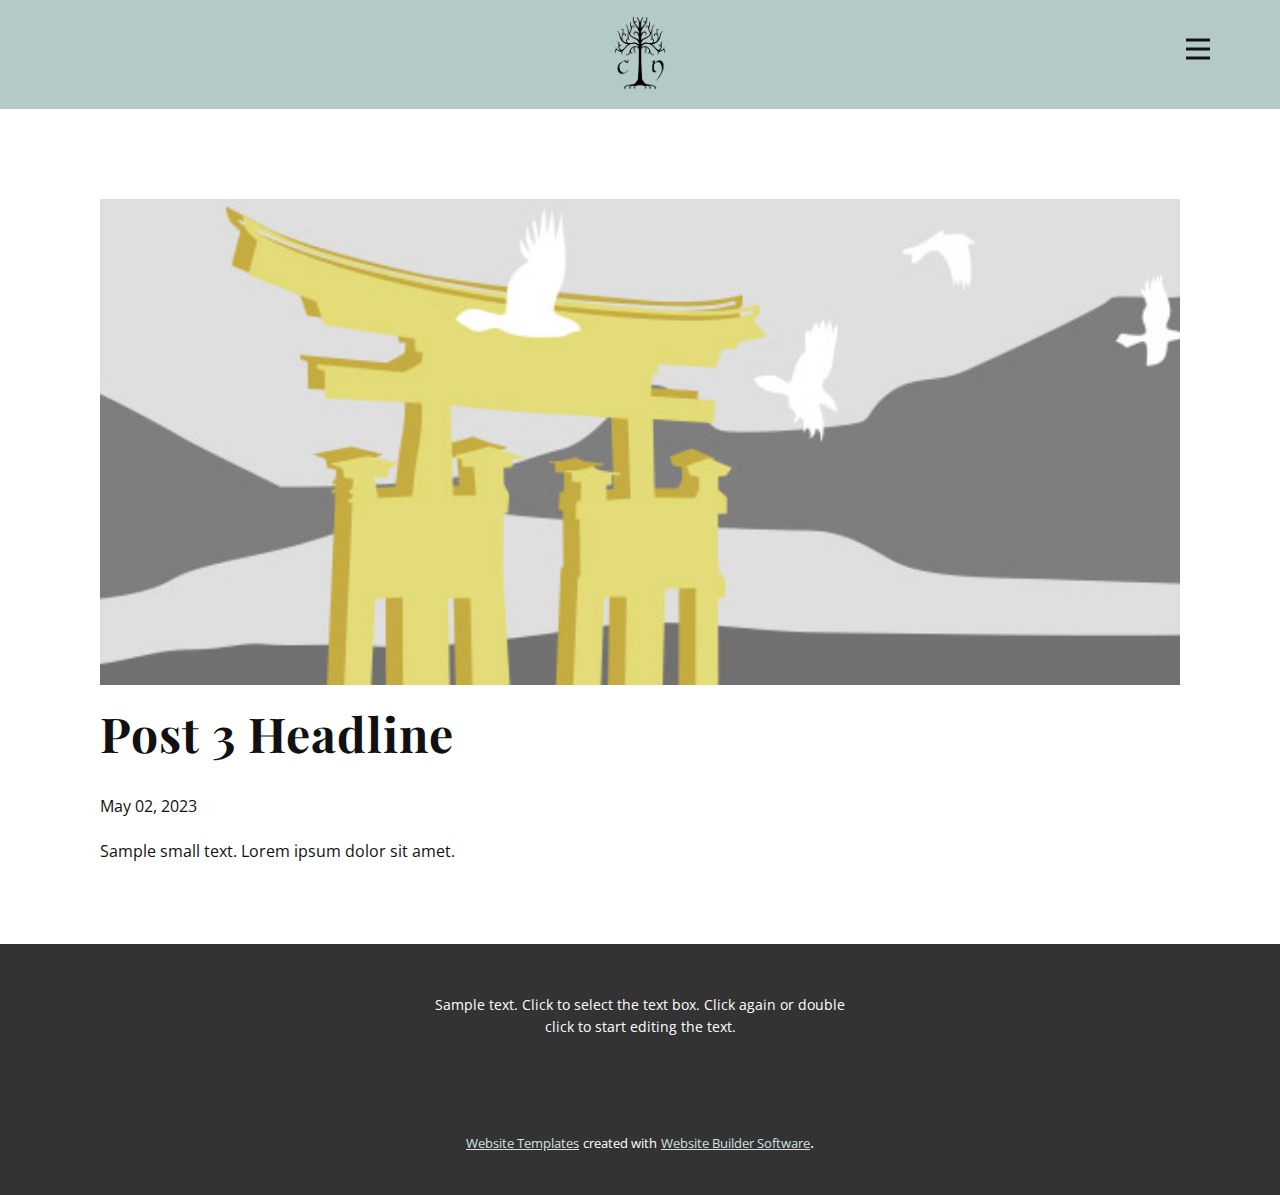
<file: blog/post-2.html>
<!DOCTYPE html>
<html style="font-size: 16px;" lang="en"><head>
    <meta name="viewport" content="width=device-width, initial-scale=1.0">
    <meta charset="utf-8">
    <meta name="keywords" content="Post 1 Headline">
    <meta name="description" content="">
    <title>Post 3 Headline</title>
    <link rel="stylesheet" href="../nicepage.css" media="screen">
<link rel="stylesheet" href="../Post-Template.css" media="screen">
    <script class="u-script" type="text/javascript" src="../jquery.js" defer=""></script>
    <script class="u-script" type="text/javascript" src="../nicepage.js" defer=""></script>
    <meta name="generator" content="Nicepage 5.9.6, nicepage.com">
    <link id="u-theme-google-font" rel="stylesheet" href="https://fonts.googleapis.com/css?family=Playfair+Display:400,400i,500,500i,600,600i,700,700i,800,800i,900,900i|Open+Sans:300,300i,400,400i,500,500i,600,600i,700,700i,800,800i">
    <link id="u-page-google-font" rel="stylesheet" href="https://fonts.googleapis.com/css?family=Playfair+Display:400,400i,500,500i,600,600i,700,700i,800,800i,900,900i">
    
    
    <script type="application/ld+json">{
		"@context": "http://schema.org",
		"@type": "Organization",
		"name": "",
		"logo": "images/Tree_of_Gondor_Stars_CN-03_BG.png"
}</script>
    <meta name="theme-color" content="#476160">
  <meta data-intl-tel-input-cdn-path="intlTelInput/"></head>
  <body class="u-body u-xl-mode" data-lang="en"><header class="u-clearfix u-header u-palette-1-light-1 u-header" id="sec-a7b1"><div class="u-clearfix u-sheet u-sheet-1">
        <a href="https://nicepage.com" class="u-align-center u-image u-logo u-image-1" data-image-width="1801" data-image-height="1720">
          <img src="../images/Tree_of_Gondor_Stars_CN-03_BG.png" class="u-logo-image u-logo-image-1">
        </a>
        <nav class="u-menu u-menu-hamburger u-menu-open-right u-offcanvas u-menu-1" data-responsive-from="XL">
          <div class="menu-collapse" style="font-size: 1rem; letter-spacing: 0px; font-weight: 700;" wfd-invisible="true">
            <a class="u-button-style u-custom-border u-custom-border-color u-custom-borders u-custom-left-right-menu-spacing u-custom-padding-bottom u-custom-text-color u-custom-top-bottom-menu-spacing u-nav-link u-text-active-palette-1-base u-text-hover-palette-2-base" href="#">
              <svg class="u-svg-link" viewBox="0 0 24 24"><use xmlns:xlink="http://www.w3.org/1999/xlink" xlink:href="#menu-hamburger"></use></svg>
              <svg class="u-svg-content" version="1.1" id="menu-hamburger" viewBox="0 0 16 16" x="0px" y="0px" xmlns:xlink="http://www.w3.org/1999/xlink" xmlns="http://www.w3.org/2000/svg"><g><rect y="1" width="16" height="2"></rect><rect y="7" width="16" height="2"></rect><rect y="13" width="16" height="2"></rect>
</g></svg>
            </a>
          </div>
          <div class="u-custom-menu u-nav-container">
            <ul class="u-nav u-spacing-20 u-unstyled u-nav-1"><li class="u-nav-item"><a class="u-button-style u-nav-link u-text-active-palette-1-base u-text-grey-90 u-text-hover-palette-2-base" href="../Home.html" style="padding: 10px;">Home</a>
</li><li class="u-nav-item"><a class="u-button-style u-nav-link u-text-active-palette-1-base u-text-grey-90 u-text-hover-palette-2-base" href="../Games.html" style="padding: 10px;">Games</a>
</li><li class="u-nav-item"><a class="u-button-style u-nav-link u-text-active-palette-1-base u-text-grey-90 u-text-hover-palette-2-base" href="../About.html" style="padding: 10px;">About</a>
</li><li class="u-nav-item"><a class="u-button-style u-nav-link u-text-active-palette-1-base u-text-grey-90 u-text-hover-palette-2-base" href="../Photos.html" style="padding: 10px;">Photos</a>
</li></ul>
          </div>
          <div class="u-custom-menu u-nav-container-collapse" wfd-invisible="true">
            <div class="u-black u-container-style u-inner-container-layout u-opacity u-opacity-70 u-sidenav">
              <div class="u-inner-container-layout u-sidenav-overflow">
                <div class="u-menu-close"></div>
                <ul class="u-align-center u-nav u-popupmenu-items u-unstyled u-nav-2"><li class="u-nav-item"><a class="u-button-style u-nav-link" href="../Home.html">Home</a>
</li><li class="u-nav-item"><a class="u-button-style u-nav-link" href="../Games.html">Games</a>
</li><li class="u-nav-item"><a class="u-button-style u-nav-link" href="../About.html">About</a>
</li><li class="u-nav-item"><a class="u-button-style u-nav-link" href="../Photos.html">Photos</a>
</li></ul>
              </div>
            </div>
            <div class="u-black u-menu-overlay u-opacity u-opacity-45" wfd-invisible="true"></div>
          </div>
        </nav>
      </div></header>
    <section class="u-align-center u-clearfix u-section-1" id="sec-dc1c">
      <div class="u-clearfix u-sheet u-valign-middle-md u-valign-middle-sm u-valign-middle-xs u-sheet-1"><!--post_details--><!--post_details_options_json--><!--{"source":""}--><!--/post_details_options_json--><!--blog_post-->
        <div class="u-container-style u-expanded-width u-post-details u-post-details-1">
          <div class="u-container-layout u-valign-middle u-container-layout-1"><!--blog_post_image-->
            <img alt="" class="u-blog-control u-expanded-width u-image u-image-default u-image-1" src="../images/8ad73f3c.jpeg"><!--/blog_post_image--><!--blog_post_header-->
            <h2 class="u-blog-control u-text u-text-1">Post 3 Headline</h2><!--/blog_post_header--><!--blog_post_metadata-->
            <div class="u-blog-control u-metadata u-metadata-1"><!--blog_post_metadata_date-->
              <span class="u-meta-date u-meta-icon">May 02, 2023</span><!--/blog_post_metadata_date--><!--blog_post_metadata_category-->
              <!--/blog_post_metadata_category--><!--blog_post_metadata_comments-->
              <!--/blog_post_metadata_comments-->
            </div><!--/blog_post_metadata--><!--blog_post_content-->
            <div class="u-align-justify u-blog-control u-post-content u-text u-text-2 fr-view">
  Sample small text. Lorem ipsum dolor sit amet.
  </div><!--/blog_post_content-->
          </div>
        </div><!--/blog_post--><!--/post_details-->
      </div>
    </section>
    
    
    <footer class="u-align-center u-clearfix u-footer u-grey-80 u-footer" id="sec-6c1d"><div class="u-clearfix u-sheet u-sheet-1">
        <p class="u-small-text u-text u-text-variant u-text-1">Sample text. Click to select the text box. Click again or double click to start editing the text.</p>
      </div></footer>
    <section class="u-backlink u-clearfix u-grey-80">
      <a class="u-link" href="https://nicepage.com/website-templates" target="_blank">
        <span>Website Templates</span>
      </a>
      <p class="u-text">
        <span>created with</span>
      </p>
      <a class="u-link" href="" target="_blank">
        <span>Website Builder Software</span>
      </a>. 
    </section>
  
</body></html>
</file>
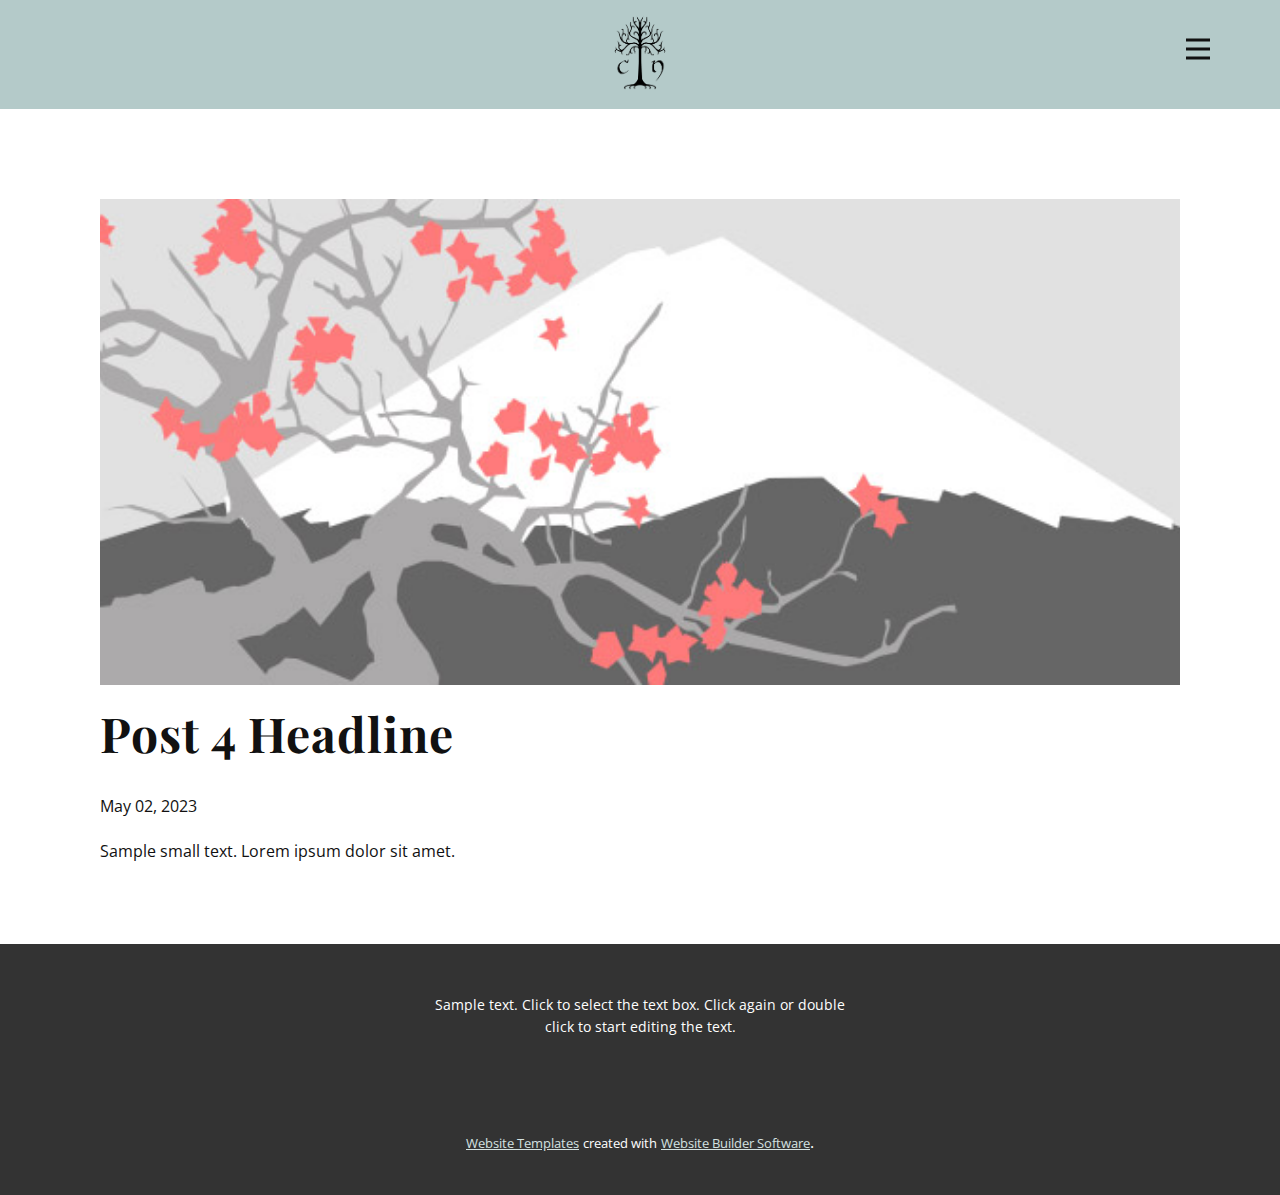
<file: blog/post-3.html>
<!DOCTYPE html>
<html style="font-size: 16px;" lang="en"><head>
    <meta name="viewport" content="width=device-width, initial-scale=1.0">
    <meta charset="utf-8">
    <meta name="keywords" content="Post 1 Headline">
    <meta name="description" content="">
    <title>Post 4 Headline</title>
    <link rel="stylesheet" href="../nicepage.css" media="screen">
<link rel="stylesheet" href="../Post-Template.css" media="screen">
    <script class="u-script" type="text/javascript" src="../jquery.js" defer=""></script>
    <script class="u-script" type="text/javascript" src="../nicepage.js" defer=""></script>
    <meta name="generator" content="Nicepage 5.9.6, nicepage.com">
    <link id="u-theme-google-font" rel="stylesheet" href="https://fonts.googleapis.com/css?family=Playfair+Display:400,400i,500,500i,600,600i,700,700i,800,800i,900,900i|Open+Sans:300,300i,400,400i,500,500i,600,600i,700,700i,800,800i">
    <link id="u-page-google-font" rel="stylesheet" href="https://fonts.googleapis.com/css?family=Playfair+Display:400,400i,500,500i,600,600i,700,700i,800,800i,900,900i">
    
    
    <script type="application/ld+json">{
		"@context": "http://schema.org",
		"@type": "Organization",
		"name": "",
		"logo": "images/Tree_of_Gondor_Stars_CN-03_BG.png"
}</script>
    <meta name="theme-color" content="#476160">
  <meta data-intl-tel-input-cdn-path="intlTelInput/"></head>
  <body class="u-body u-xl-mode" data-lang="en"><header class="u-clearfix u-header u-palette-1-light-1 u-header" id="sec-a7b1"><div class="u-clearfix u-sheet u-sheet-1">
        <a href="https://nicepage.com" class="u-align-center u-image u-logo u-image-1" data-image-width="1801" data-image-height="1720">
          <img src="../images/Tree_of_Gondor_Stars_CN-03_BG.png" class="u-logo-image u-logo-image-1">
        </a>
        <nav class="u-menu u-menu-hamburger u-menu-open-right u-offcanvas u-menu-1" data-responsive-from="XL">
          <div class="menu-collapse" style="font-size: 1rem; letter-spacing: 0px; font-weight: 700;" wfd-invisible="true">
            <a class="u-button-style u-custom-border u-custom-border-color u-custom-borders u-custom-left-right-menu-spacing u-custom-padding-bottom u-custom-text-color u-custom-top-bottom-menu-spacing u-nav-link u-text-active-palette-1-base u-text-hover-palette-2-base" href="#">
              <svg class="u-svg-link" viewBox="0 0 24 24"><use xmlns:xlink="http://www.w3.org/1999/xlink" xlink:href="#menu-hamburger"></use></svg>
              <svg class="u-svg-content" version="1.1" id="menu-hamburger" viewBox="0 0 16 16" x="0px" y="0px" xmlns:xlink="http://www.w3.org/1999/xlink" xmlns="http://www.w3.org/2000/svg"><g><rect y="1" width="16" height="2"></rect><rect y="7" width="16" height="2"></rect><rect y="13" width="16" height="2"></rect>
</g></svg>
            </a>
          </div>
          <div class="u-custom-menu u-nav-container">
            <ul class="u-nav u-spacing-20 u-unstyled u-nav-1"><li class="u-nav-item"><a class="u-button-style u-nav-link u-text-active-palette-1-base u-text-grey-90 u-text-hover-palette-2-base" href="../Home.html" style="padding: 10px;">Home</a>
</li><li class="u-nav-item"><a class="u-button-style u-nav-link u-text-active-palette-1-base u-text-grey-90 u-text-hover-palette-2-base" href="../Games.html" style="padding: 10px;">Games</a>
</li><li class="u-nav-item"><a class="u-button-style u-nav-link u-text-active-palette-1-base u-text-grey-90 u-text-hover-palette-2-base" href="../About.html" style="padding: 10px;">About</a>
</li><li class="u-nav-item"><a class="u-button-style u-nav-link u-text-active-palette-1-base u-text-grey-90 u-text-hover-palette-2-base" href="../Photos.html" style="padding: 10px;">Photos</a>
</li></ul>
          </div>
          <div class="u-custom-menu u-nav-container-collapse" wfd-invisible="true">
            <div class="u-black u-container-style u-inner-container-layout u-opacity u-opacity-70 u-sidenav">
              <div class="u-inner-container-layout u-sidenav-overflow">
                <div class="u-menu-close"></div>
                <ul class="u-align-center u-nav u-popupmenu-items u-unstyled u-nav-2"><li class="u-nav-item"><a class="u-button-style u-nav-link" href="../Home.html">Home</a>
</li><li class="u-nav-item"><a class="u-button-style u-nav-link" href="../Games.html">Games</a>
</li><li class="u-nav-item"><a class="u-button-style u-nav-link" href="../About.html">About</a>
</li><li class="u-nav-item"><a class="u-button-style u-nav-link" href="../Photos.html">Photos</a>
</li></ul>
              </div>
            </div>
            <div class="u-black u-menu-overlay u-opacity u-opacity-45" wfd-invisible="true"></div>
          </div>
        </nav>
      </div></header>
    <section class="u-align-center u-clearfix u-section-1" id="sec-dc1c">
      <div class="u-clearfix u-sheet u-valign-middle-md u-valign-middle-sm u-valign-middle-xs u-sheet-1"><!--post_details--><!--post_details_options_json--><!--{"source":""}--><!--/post_details_options_json--><!--blog_post-->
        <div class="u-container-style u-expanded-width u-post-details u-post-details-1">
          <div class="u-container-layout u-valign-middle u-container-layout-1"><!--blog_post_image-->
            <img alt="" class="u-blog-control u-expanded-width u-image u-image-default u-image-1" src="../images/0fd3416c.jpeg"><!--/blog_post_image--><!--blog_post_header-->
            <h2 class="u-blog-control u-text u-text-1">Post 4 Headline</h2><!--/blog_post_header--><!--blog_post_metadata-->
            <div class="u-blog-control u-metadata u-metadata-1"><!--blog_post_metadata_date-->
              <span class="u-meta-date u-meta-icon">May 02, 2023</span><!--/blog_post_metadata_date--><!--blog_post_metadata_category-->
              <!--/blog_post_metadata_category--><!--blog_post_metadata_comments-->
              <!--/blog_post_metadata_comments-->
            </div><!--/blog_post_metadata--><!--blog_post_content-->
            <div class="u-align-justify u-blog-control u-post-content u-text u-text-2 fr-view">
  Sample small text. Lorem ipsum dolor sit amet.
  </div><!--/blog_post_content-->
          </div>
        </div><!--/blog_post--><!--/post_details-->
      </div>
    </section>
    
    
    <footer class="u-align-center u-clearfix u-footer u-grey-80 u-footer" id="sec-6c1d"><div class="u-clearfix u-sheet u-sheet-1">
        <p class="u-small-text u-text u-text-variant u-text-1">Sample text. Click to select the text box. Click again or double click to start editing the text.</p>
      </div></footer>
    <section class="u-backlink u-clearfix u-grey-80">
      <a class="u-link" href="https://nicepage.com/website-templates" target="_blank">
        <span>Website Templates</span>
      </a>
      <p class="u-text">
        <span>created with</span>
      </p>
      <a class="u-link" href="" target="_blank">
        <span>Website Builder Software</span>
      </a>. 
    </section>
  
</body></html>
</file>
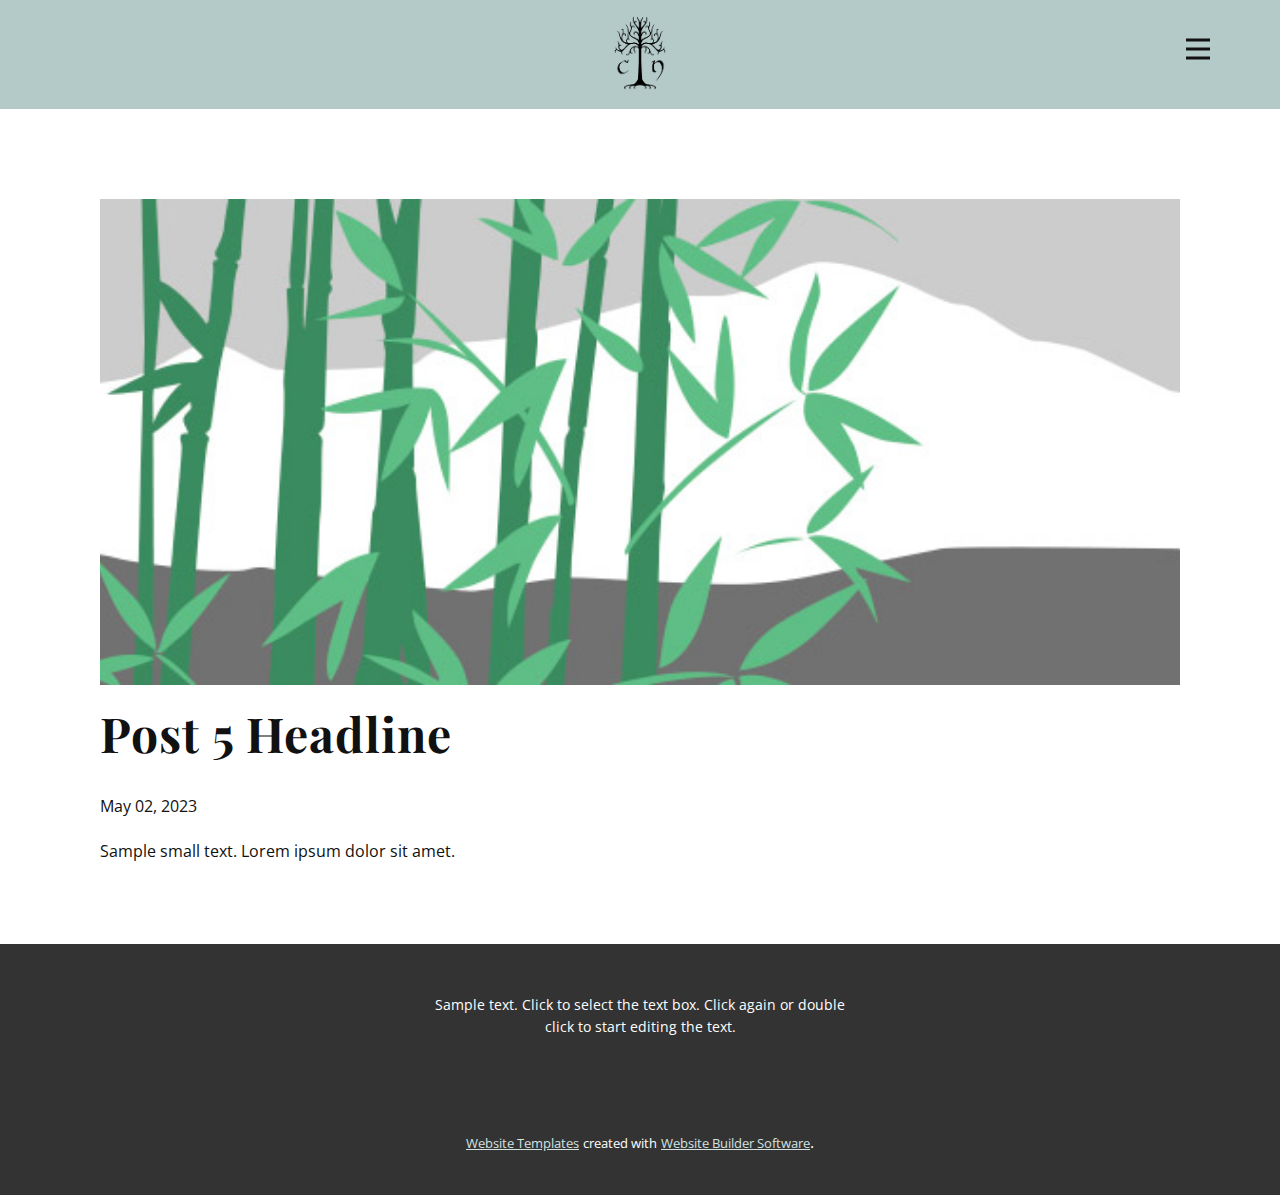
<file: blog/post-4.html>
<!DOCTYPE html>
<html style="font-size: 16px;" lang="en"><head>
    <meta name="viewport" content="width=device-width, initial-scale=1.0">
    <meta charset="utf-8">
    <meta name="keywords" content="Post 1 Headline">
    <meta name="description" content="">
    <title>Post 5 Headline</title>
    <link rel="stylesheet" href="../nicepage.css" media="screen">
<link rel="stylesheet" href="../Post-Template.css" media="screen">
    <script class="u-script" type="text/javascript" src="../jquery.js" defer=""></script>
    <script class="u-script" type="text/javascript" src="../nicepage.js" defer=""></script>
    <meta name="generator" content="Nicepage 5.9.6, nicepage.com">
    <link id="u-theme-google-font" rel="stylesheet" href="https://fonts.googleapis.com/css?family=Playfair+Display:400,400i,500,500i,600,600i,700,700i,800,800i,900,900i|Open+Sans:300,300i,400,400i,500,500i,600,600i,700,700i,800,800i">
    <link id="u-page-google-font" rel="stylesheet" href="https://fonts.googleapis.com/css?family=Playfair+Display:400,400i,500,500i,600,600i,700,700i,800,800i,900,900i">
    
    
    <script type="application/ld+json">{
		"@context": "http://schema.org",
		"@type": "Organization",
		"name": "",
		"logo": "images/Tree_of_Gondor_Stars_CN-03_BG.png"
}</script>
    <meta name="theme-color" content="#476160">
  <meta data-intl-tel-input-cdn-path="intlTelInput/"></head>
  <body class="u-body u-xl-mode" data-lang="en"><header class="u-clearfix u-header u-palette-1-light-1 u-header" id="sec-a7b1"><div class="u-clearfix u-sheet u-sheet-1">
        <a href="https://nicepage.com" class="u-align-center u-image u-logo u-image-1" data-image-width="1801" data-image-height="1720">
          <img src="../images/Tree_of_Gondor_Stars_CN-03_BG.png" class="u-logo-image u-logo-image-1">
        </a>
        <nav class="u-menu u-menu-hamburger u-menu-open-right u-offcanvas u-menu-1" data-responsive-from="XL">
          <div class="menu-collapse" style="font-size: 1rem; letter-spacing: 0px; font-weight: 700;" wfd-invisible="true">
            <a class="u-button-style u-custom-border u-custom-border-color u-custom-borders u-custom-left-right-menu-spacing u-custom-padding-bottom u-custom-text-color u-custom-top-bottom-menu-spacing u-nav-link u-text-active-palette-1-base u-text-hover-palette-2-base" href="#">
              <svg class="u-svg-link" viewBox="0 0 24 24"><use xmlns:xlink="http://www.w3.org/1999/xlink" xlink:href="#menu-hamburger"></use></svg>
              <svg class="u-svg-content" version="1.1" id="menu-hamburger" viewBox="0 0 16 16" x="0px" y="0px" xmlns:xlink="http://www.w3.org/1999/xlink" xmlns="http://www.w3.org/2000/svg"><g><rect y="1" width="16" height="2"></rect><rect y="7" width="16" height="2"></rect><rect y="13" width="16" height="2"></rect>
</g></svg>
            </a>
          </div>
          <div class="u-custom-menu u-nav-container">
            <ul class="u-nav u-spacing-20 u-unstyled u-nav-1"><li class="u-nav-item"><a class="u-button-style u-nav-link u-text-active-palette-1-base u-text-grey-90 u-text-hover-palette-2-base" href="../Home.html" style="padding: 10px;">Home</a>
</li><li class="u-nav-item"><a class="u-button-style u-nav-link u-text-active-palette-1-base u-text-grey-90 u-text-hover-palette-2-base" href="../Games.html" style="padding: 10px;">Games</a>
</li><li class="u-nav-item"><a class="u-button-style u-nav-link u-text-active-palette-1-base u-text-grey-90 u-text-hover-palette-2-base" href="../About.html" style="padding: 10px;">About</a>
</li><li class="u-nav-item"><a class="u-button-style u-nav-link u-text-active-palette-1-base u-text-grey-90 u-text-hover-palette-2-base" href="../Photos.html" style="padding: 10px;">Photos</a>
</li></ul>
          </div>
          <div class="u-custom-menu u-nav-container-collapse" wfd-invisible="true">
            <div class="u-black u-container-style u-inner-container-layout u-opacity u-opacity-70 u-sidenav">
              <div class="u-inner-container-layout u-sidenav-overflow">
                <div class="u-menu-close"></div>
                <ul class="u-align-center u-nav u-popupmenu-items u-unstyled u-nav-2"><li class="u-nav-item"><a class="u-button-style u-nav-link" href="../Home.html">Home</a>
</li><li class="u-nav-item"><a class="u-button-style u-nav-link" href="../Games.html">Games</a>
</li><li class="u-nav-item"><a class="u-button-style u-nav-link" href="../About.html">About</a>
</li><li class="u-nav-item"><a class="u-button-style u-nav-link" href="../Photos.html">Photos</a>
</li></ul>
              </div>
            </div>
            <div class="u-black u-menu-overlay u-opacity u-opacity-45" wfd-invisible="true"></div>
          </div>
        </nav>
      </div></header>
    <section class="u-align-center u-clearfix u-section-1" id="sec-dc1c">
      <div class="u-clearfix u-sheet u-valign-middle-md u-valign-middle-sm u-valign-middle-xs u-sheet-1"><!--post_details--><!--post_details_options_json--><!--{"source":""}--><!--/post_details_options_json--><!--blog_post-->
        <div class="u-container-style u-expanded-width u-post-details u-post-details-1">
          <div class="u-container-layout u-valign-middle u-container-layout-1"><!--blog_post_image-->
            <img alt="" class="u-blog-control u-expanded-width u-image u-image-default u-image-1" src="../images/68f64b9d.jpeg"><!--/blog_post_image--><!--blog_post_header-->
            <h2 class="u-blog-control u-text u-text-1">Post 5 Headline</h2><!--/blog_post_header--><!--blog_post_metadata-->
            <div class="u-blog-control u-metadata u-metadata-1"><!--blog_post_metadata_date-->
              <span class="u-meta-date u-meta-icon">May 02, 2023</span><!--/blog_post_metadata_date--><!--blog_post_metadata_category-->
              <!--/blog_post_metadata_category--><!--blog_post_metadata_comments-->
              <!--/blog_post_metadata_comments-->
            </div><!--/blog_post_metadata--><!--blog_post_content-->
            <div class="u-align-justify u-blog-control u-post-content u-text u-text-2 fr-view">
  Sample small text. Lorem ipsum dolor sit amet.
  </div><!--/blog_post_content-->
          </div>
        </div><!--/blog_post--><!--/post_details-->
      </div>
    </section>
    
    
    <footer class="u-align-center u-clearfix u-footer u-grey-80 u-footer" id="sec-6c1d"><div class="u-clearfix u-sheet u-sheet-1">
        <p class="u-small-text u-text u-text-variant u-text-1">Sample text. Click to select the text box. Click again or double click to start editing the text.</p>
      </div></footer>
    <section class="u-backlink u-clearfix u-grey-80">
      <a class="u-link" href="https://nicepage.com/website-templates" target="_blank">
        <span>Website Templates</span>
      </a>
      <p class="u-text">
        <span>created with</span>
      </p>
      <a class="u-link" href="" target="_blank">
        <span>Website Builder Software</span>
      </a>. 
    </section>
  
</body></html>
</file>
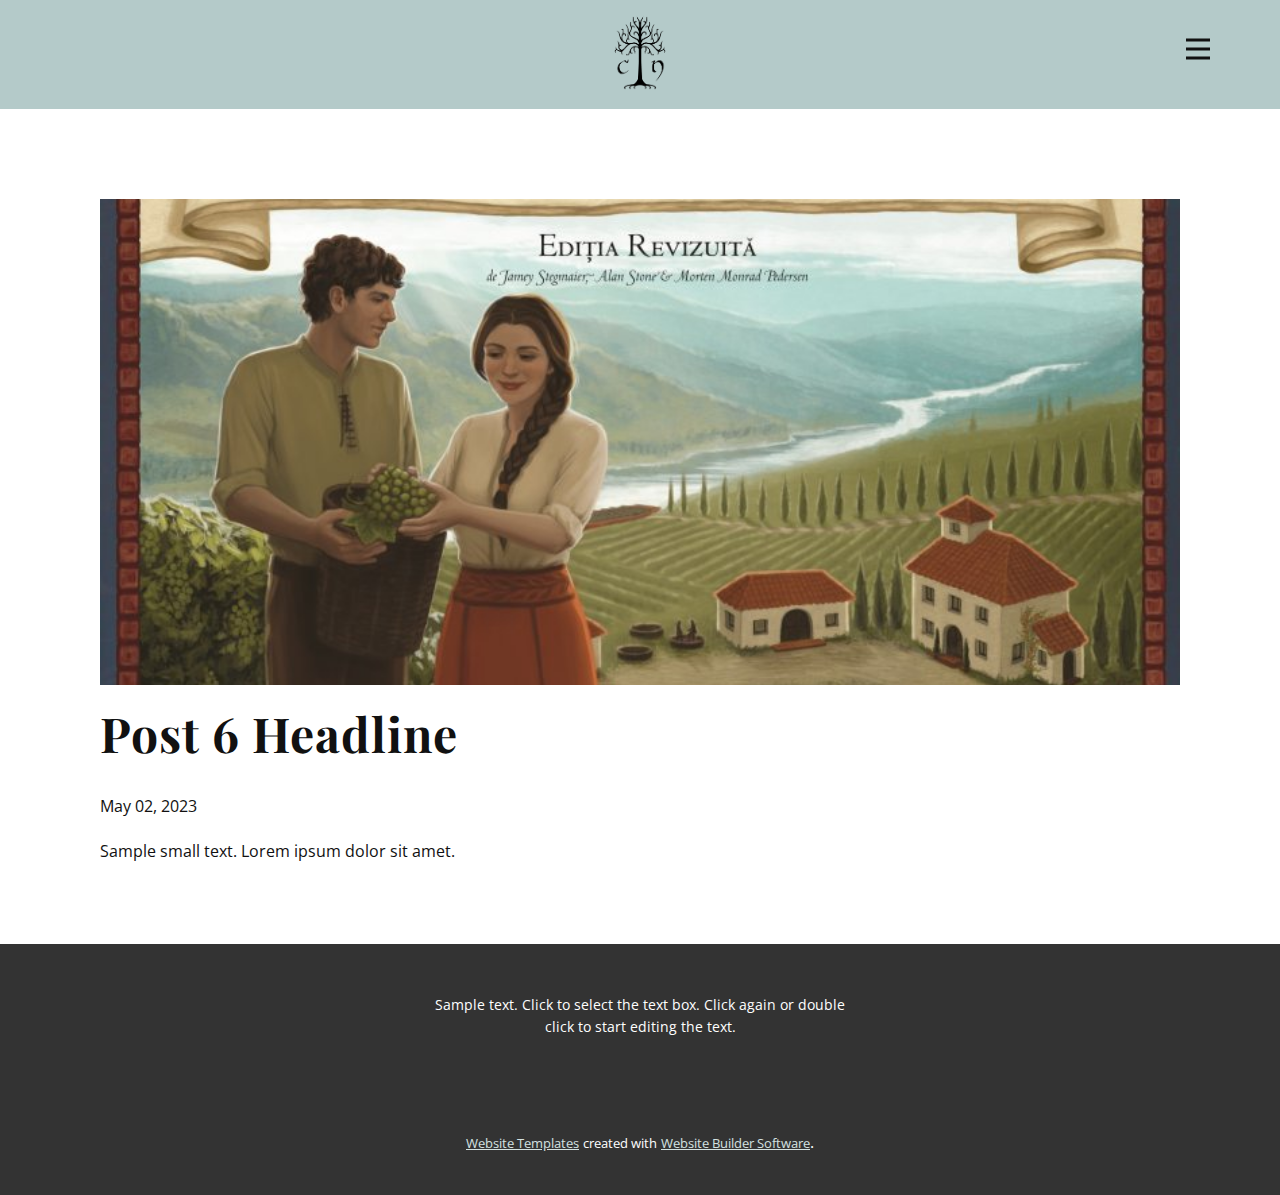
<file: blog/post-5.html>
<!DOCTYPE html>
<html style="font-size: 16px;" lang="en"><head>
    <meta name="viewport" content="width=device-width, initial-scale=1.0">
    <meta charset="utf-8">
    <meta name="keywords" content="Post 1 Headline">
    <meta name="description" content="">
    <title>Post 6 Headline</title>
    <link rel="stylesheet" href="../nicepage.css" media="screen">
<link rel="stylesheet" href="../Post-Template.css" media="screen">
    <script class="u-script" type="text/javascript" src="../jquery.js" defer=""></script>
    <script class="u-script" type="text/javascript" src="../nicepage.js" defer=""></script>
    <meta name="generator" content="Nicepage 5.9.6, nicepage.com">
    <link id="u-theme-google-font" rel="stylesheet" href="https://fonts.googleapis.com/css?family=Playfair+Display:400,400i,500,500i,600,600i,700,700i,800,800i,900,900i|Open+Sans:300,300i,400,400i,500,500i,600,600i,700,700i,800,800i">
    <link id="u-page-google-font" rel="stylesheet" href="https://fonts.googleapis.com/css?family=Playfair+Display:400,400i,500,500i,600,600i,700,700i,800,800i,900,900i">
    
    
    <script type="application/ld+json">{
		"@context": "http://schema.org",
		"@type": "Organization",
		"name": "",
		"logo": "images/Tree_of_Gondor_Stars_CN-03_BG.png"
}</script>
    <meta name="theme-color" content="#476160">
  <meta data-intl-tel-input-cdn-path="intlTelInput/"></head>
  <body class="u-body u-xl-mode" data-lang="en"><header class="u-clearfix u-header u-palette-1-light-1 u-header" id="sec-a7b1"><div class="u-clearfix u-sheet u-sheet-1">
        <a href="https://nicepage.com" class="u-align-center u-image u-logo u-image-1" data-image-width="1801" data-image-height="1720">
          <img src="../images/Tree_of_Gondor_Stars_CN-03_BG.png" class="u-logo-image u-logo-image-1">
        </a>
        <nav class="u-menu u-menu-hamburger u-menu-open-right u-offcanvas u-menu-1" data-responsive-from="XL">
          <div class="menu-collapse" style="font-size: 1rem; letter-spacing: 0px; font-weight: 700;" wfd-invisible="true">
            <a class="u-button-style u-custom-border u-custom-border-color u-custom-borders u-custom-left-right-menu-spacing u-custom-padding-bottom u-custom-text-color u-custom-top-bottom-menu-spacing u-nav-link u-text-active-palette-1-base u-text-hover-palette-2-base" href="#">
              <svg class="u-svg-link" viewBox="0 0 24 24"><use xmlns:xlink="http://www.w3.org/1999/xlink" xlink:href="#menu-hamburger"></use></svg>
              <svg class="u-svg-content" version="1.1" id="menu-hamburger" viewBox="0 0 16 16" x="0px" y="0px" xmlns:xlink="http://www.w3.org/1999/xlink" xmlns="http://www.w3.org/2000/svg"><g><rect y="1" width="16" height="2"></rect><rect y="7" width="16" height="2"></rect><rect y="13" width="16" height="2"></rect>
</g></svg>
            </a>
          </div>
          <div class="u-custom-menu u-nav-container">
            <ul class="u-nav u-spacing-20 u-unstyled u-nav-1"><li class="u-nav-item"><a class="u-button-style u-nav-link u-text-active-palette-1-base u-text-grey-90 u-text-hover-palette-2-base" href="../Home.html" style="padding: 10px;">Home</a>
</li><li class="u-nav-item"><a class="u-button-style u-nav-link u-text-active-palette-1-base u-text-grey-90 u-text-hover-palette-2-base" href="../Games.html" style="padding: 10px;">Games</a>
</li><li class="u-nav-item"><a class="u-button-style u-nav-link u-text-active-palette-1-base u-text-grey-90 u-text-hover-palette-2-base" href="../About.html" style="padding: 10px;">About</a>
</li><li class="u-nav-item"><a class="u-button-style u-nav-link u-text-active-palette-1-base u-text-grey-90 u-text-hover-palette-2-base" href="../Photos.html" style="padding: 10px;">Photos</a>
</li></ul>
          </div>
          <div class="u-custom-menu u-nav-container-collapse" wfd-invisible="true">
            <div class="u-black u-container-style u-inner-container-layout u-opacity u-opacity-70 u-sidenav">
              <div class="u-inner-container-layout u-sidenav-overflow">
                <div class="u-menu-close"></div>
                <ul class="u-align-center u-nav u-popupmenu-items u-unstyled u-nav-2"><li class="u-nav-item"><a class="u-button-style u-nav-link" href="../Home.html">Home</a>
</li><li class="u-nav-item"><a class="u-button-style u-nav-link" href="../Games.html">Games</a>
</li><li class="u-nav-item"><a class="u-button-style u-nav-link" href="../About.html">About</a>
</li><li class="u-nav-item"><a class="u-button-style u-nav-link" href="../Photos.html">Photos</a>
</li></ul>
              </div>
            </div>
            <div class="u-black u-menu-overlay u-opacity u-opacity-45" wfd-invisible="true"></div>
          </div>
        </nav>
      </div></header>
    <section class="u-align-center u-clearfix u-section-1" id="sec-dc1c">
      <div class="u-clearfix u-sheet u-valign-middle-md u-valign-middle-sm u-valign-middle-xs u-sheet-1"><!--post_details--><!--post_details_options_json--><!--{"source":""}--><!--/post_details_options_json--><!--blog_post-->
        <div class="u-container-style u-expanded-width u-post-details u-post-details-1">
          <div class="u-container-layout u-valign-middle u-container-layout-1"><!--blog_post_image-->
            <img alt="" class="u-blog-control u-expanded-width u-image u-image-default u-image-1" src="../images/viticulture.jpg"><!--/blog_post_image--><!--blog_post_header-->
            <h2 class="u-blog-control u-text u-text-1">Post 6 Headline</h2><!--/blog_post_header--><!--blog_post_metadata-->
            <div class="u-blog-control u-metadata u-metadata-1"><!--blog_post_metadata_date-->
              <span class="u-meta-date u-meta-icon">May 02, 2023</span><!--/blog_post_metadata_date--><!--blog_post_metadata_category-->
              <!--/blog_post_metadata_category--><!--blog_post_metadata_comments-->
              <!--/blog_post_metadata_comments-->
            </div><!--/blog_post_metadata--><!--blog_post_content-->
            <div class="u-align-justify u-blog-control u-post-content u-text u-text-2 fr-view">
  Sample small text. Lorem ipsum dolor sit amet.
  </div><!--/blog_post_content-->
          </div>
        </div><!--/blog_post--><!--/post_details-->
      </div>
    </section>
    
    
    <footer class="u-align-center u-clearfix u-footer u-grey-80 u-footer" id="sec-6c1d"><div class="u-clearfix u-sheet u-sheet-1">
        <p class="u-small-text u-text u-text-variant u-text-1">Sample text. Click to select the text box. Click again or double click to start editing the text.</p>
      </div></footer>
    <section class="u-backlink u-clearfix u-grey-80">
      <a class="u-link" href="https://nicepage.com/website-templates" target="_blank">
        <span>Website Templates</span>
      </a>
      <p class="u-text">
        <span>created with</span>
      </p>
      <a class="u-link" href="" target="_blank">
        <span>Website Builder Software</span>
      </a>. 
    </section>
  
</body></html>
</file>
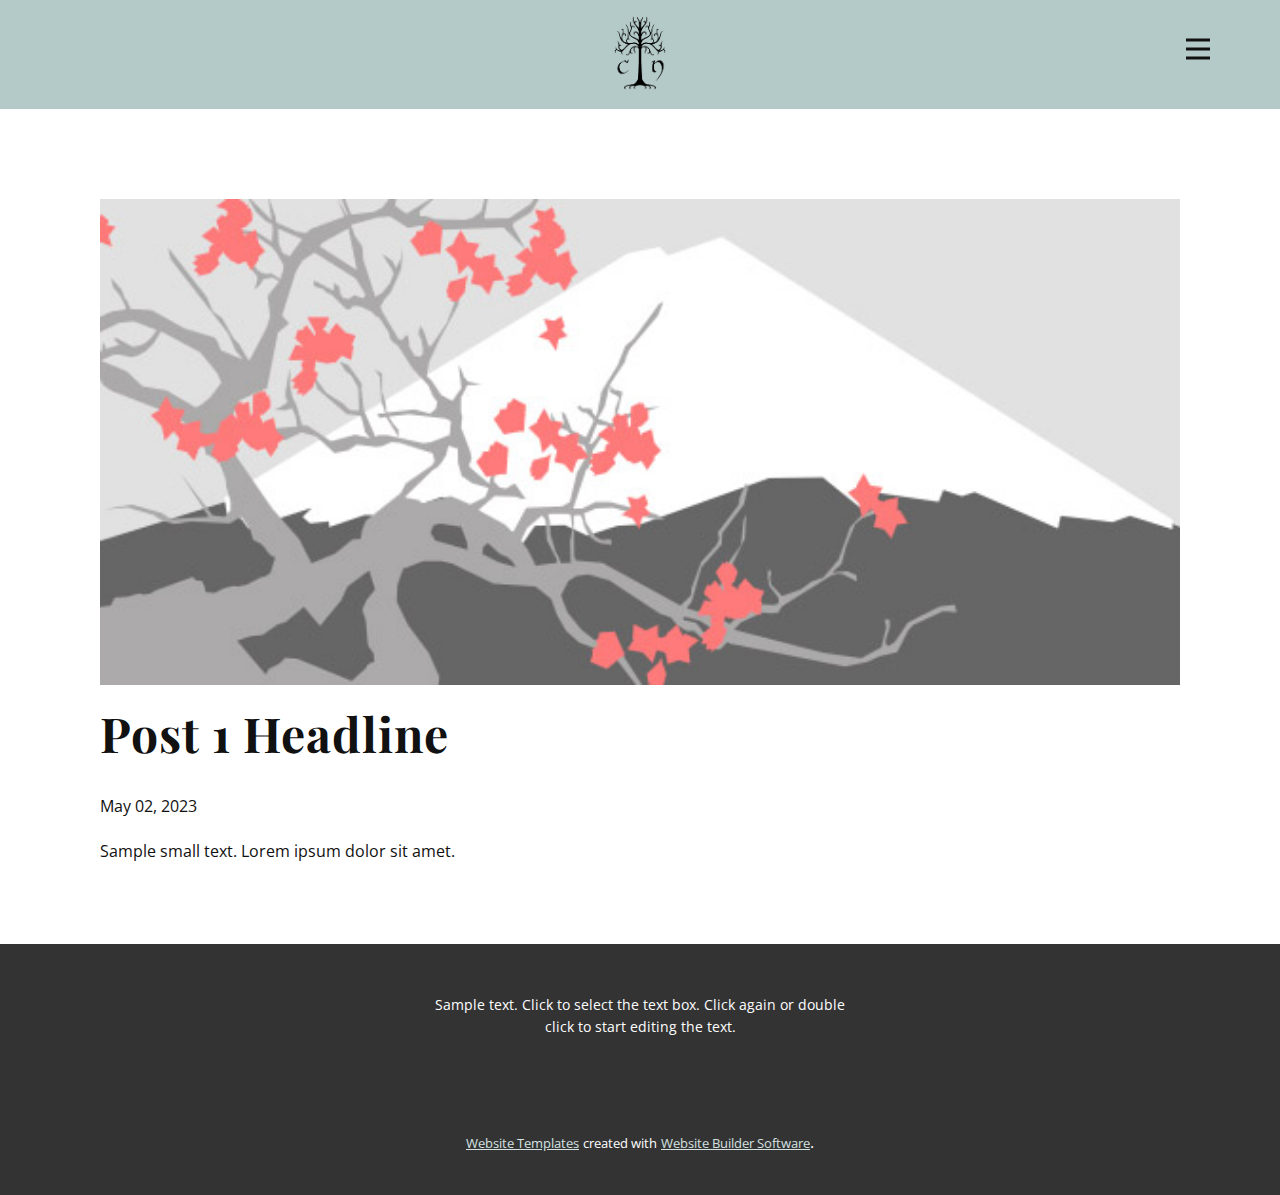
<file: blog/post.html>
<!DOCTYPE html>
<html style="font-size: 16px;" lang="en"><head>
    <meta name="viewport" content="width=device-width, initial-scale=1.0">
    <meta charset="utf-8">
    <meta name="keywords" content="Post 1 Headline">
    <meta name="description" content="">
    <title>Post 1 Headline</title>
    <link rel="stylesheet" href="../nicepage.css" media="screen">
<link rel="stylesheet" href="../Post-Template.css" media="screen">
    <script class="u-script" type="text/javascript" src="../jquery.js" defer=""></script>
    <script class="u-script" type="text/javascript" src="../nicepage.js" defer=""></script>
    <meta name="generator" content="Nicepage 5.9.6, nicepage.com">
    <link id="u-theme-google-font" rel="stylesheet" href="https://fonts.googleapis.com/css?family=Playfair+Display:400,400i,500,500i,600,600i,700,700i,800,800i,900,900i|Open+Sans:300,300i,400,400i,500,500i,600,600i,700,700i,800,800i">
    <link id="u-page-google-font" rel="stylesheet" href="https://fonts.googleapis.com/css?family=Playfair+Display:400,400i,500,500i,600,600i,700,700i,800,800i,900,900i">
    
    
    <script type="application/ld+json">{
		"@context": "http://schema.org",
		"@type": "Organization",
		"name": "",
		"logo": "images/Tree_of_Gondor_Stars_CN-03_BG.png"
}</script>
    <meta name="theme-color" content="#476160">
  <meta data-intl-tel-input-cdn-path="intlTelInput/"></head>
  <body class="u-body u-xl-mode" data-lang="en"><header class="u-clearfix u-header u-palette-1-light-1 u-header" id="sec-a7b1"><div class="u-clearfix u-sheet u-sheet-1">
        <a href="https://nicepage.com" class="u-align-center u-image u-logo u-image-1" data-image-width="1801" data-image-height="1720">
          <img src="../images/Tree_of_Gondor_Stars_CN-03_BG.png" class="u-logo-image u-logo-image-1">
        </a>
        <nav class="u-menu u-menu-hamburger u-menu-open-right u-offcanvas u-menu-1" data-responsive-from="XL">
          <div class="menu-collapse" style="font-size: 1rem; letter-spacing: 0px; font-weight: 700;" wfd-invisible="true">
            <a class="u-button-style u-custom-border u-custom-border-color u-custom-borders u-custom-left-right-menu-spacing u-custom-padding-bottom u-custom-text-color u-custom-top-bottom-menu-spacing u-nav-link u-text-active-palette-1-base u-text-hover-palette-2-base" href="#">
              <svg class="u-svg-link" viewBox="0 0 24 24"><use xmlns:xlink="http://www.w3.org/1999/xlink" xlink:href="#menu-hamburger"></use></svg>
              <svg class="u-svg-content" version="1.1" id="menu-hamburger" viewBox="0 0 16 16" x="0px" y="0px" xmlns:xlink="http://www.w3.org/1999/xlink" xmlns="http://www.w3.org/2000/svg"><g><rect y="1" width="16" height="2"></rect><rect y="7" width="16" height="2"></rect><rect y="13" width="16" height="2"></rect>
</g></svg>
            </a>
          </div>
          <div class="u-custom-menu u-nav-container">
            <ul class="u-nav u-spacing-20 u-unstyled u-nav-1"><li class="u-nav-item"><a class="u-button-style u-nav-link u-text-active-palette-1-base u-text-grey-90 u-text-hover-palette-2-base" href="../Home.html" style="padding: 10px;">Home</a>
</li><li class="u-nav-item"><a class="u-button-style u-nav-link u-text-active-palette-1-base u-text-grey-90 u-text-hover-palette-2-base" href="../Games.html" style="padding: 10px;">Games</a>
</li><li class="u-nav-item"><a class="u-button-style u-nav-link u-text-active-palette-1-base u-text-grey-90 u-text-hover-palette-2-base" href="../About.html" style="padding: 10px;">About</a>
</li><li class="u-nav-item"><a class="u-button-style u-nav-link u-text-active-palette-1-base u-text-grey-90 u-text-hover-palette-2-base" href="../Photos.html" style="padding: 10px;">Photos</a>
</li></ul>
          </div>
          <div class="u-custom-menu u-nav-container-collapse" wfd-invisible="true">
            <div class="u-black u-container-style u-inner-container-layout u-opacity u-opacity-70 u-sidenav">
              <div class="u-inner-container-layout u-sidenav-overflow">
                <div class="u-menu-close"></div>
                <ul class="u-align-center u-nav u-popupmenu-items u-unstyled u-nav-2"><li class="u-nav-item"><a class="u-button-style u-nav-link" href="../Home.html">Home</a>
</li><li class="u-nav-item"><a class="u-button-style u-nav-link" href="../Games.html">Games</a>
</li><li class="u-nav-item"><a class="u-button-style u-nav-link" href="../About.html">About</a>
</li><li class="u-nav-item"><a class="u-button-style u-nav-link" href="../Photos.html">Photos</a>
</li></ul>
              </div>
            </div>
            <div class="u-black u-menu-overlay u-opacity u-opacity-45" wfd-invisible="true"></div>
          </div>
        </nav>
      </div></header>
    <section class="u-align-center u-clearfix u-section-1" id="sec-dc1c">
      <div class="u-clearfix u-sheet u-valign-middle-md u-valign-middle-sm u-valign-middle-xs u-sheet-1"><!--post_details--><!--post_details_options_json--><!--{"source":""}--><!--/post_details_options_json--><!--blog_post-->
        <div class="u-container-style u-expanded-width u-post-details u-post-details-1">
          <div class="u-container-layout u-valign-middle u-container-layout-1"><!--blog_post_image-->
            <img alt="" class="u-blog-control u-expanded-width u-image u-image-default u-image-1" src="../images/0fd3416c.jpeg"><!--/blog_post_image--><!--blog_post_header-->
            <h2 class="u-blog-control u-text u-text-1">Post 1 Headline</h2><!--/blog_post_header--><!--blog_post_metadata-->
            <div class="u-blog-control u-metadata u-metadata-1"><!--blog_post_metadata_date-->
              <span class="u-meta-date u-meta-icon">May 02, 2023</span><!--/blog_post_metadata_date--><!--blog_post_metadata_category-->
              <!--/blog_post_metadata_category--><!--blog_post_metadata_comments-->
              <!--/blog_post_metadata_comments-->
            </div><!--/blog_post_metadata--><!--blog_post_content-->
            <div class="u-align-justify u-blog-control u-post-content u-text u-text-2 fr-view">
  Sample small text. Lorem ipsum dolor sit amet.
  </div><!--/blog_post_content-->
          </div>
        </div><!--/blog_post--><!--/post_details-->
      </div>
    </section>
    
    
    <footer class="u-align-center u-clearfix u-footer u-grey-80 u-footer" id="sec-6c1d"><div class="u-clearfix u-sheet u-sheet-1">
        <p class="u-small-text u-text u-text-variant u-text-1">Sample text. Click to select the text box. Click again or double click to start editing the text.</p>
      </div></footer>
    <section class="u-backlink u-clearfix u-grey-80">
      <a class="u-link" href="https://nicepage.com/website-templates" target="_blank">
        <span>Website Templates</span>
      </a>
      <p class="u-text">
        <span>created with</span>
      </p>
      <a class="u-link" href="" target="_blank">
        <span>Website Builder Software</span>
      </a>. 
    </section>
  
</body></html>
</file>
